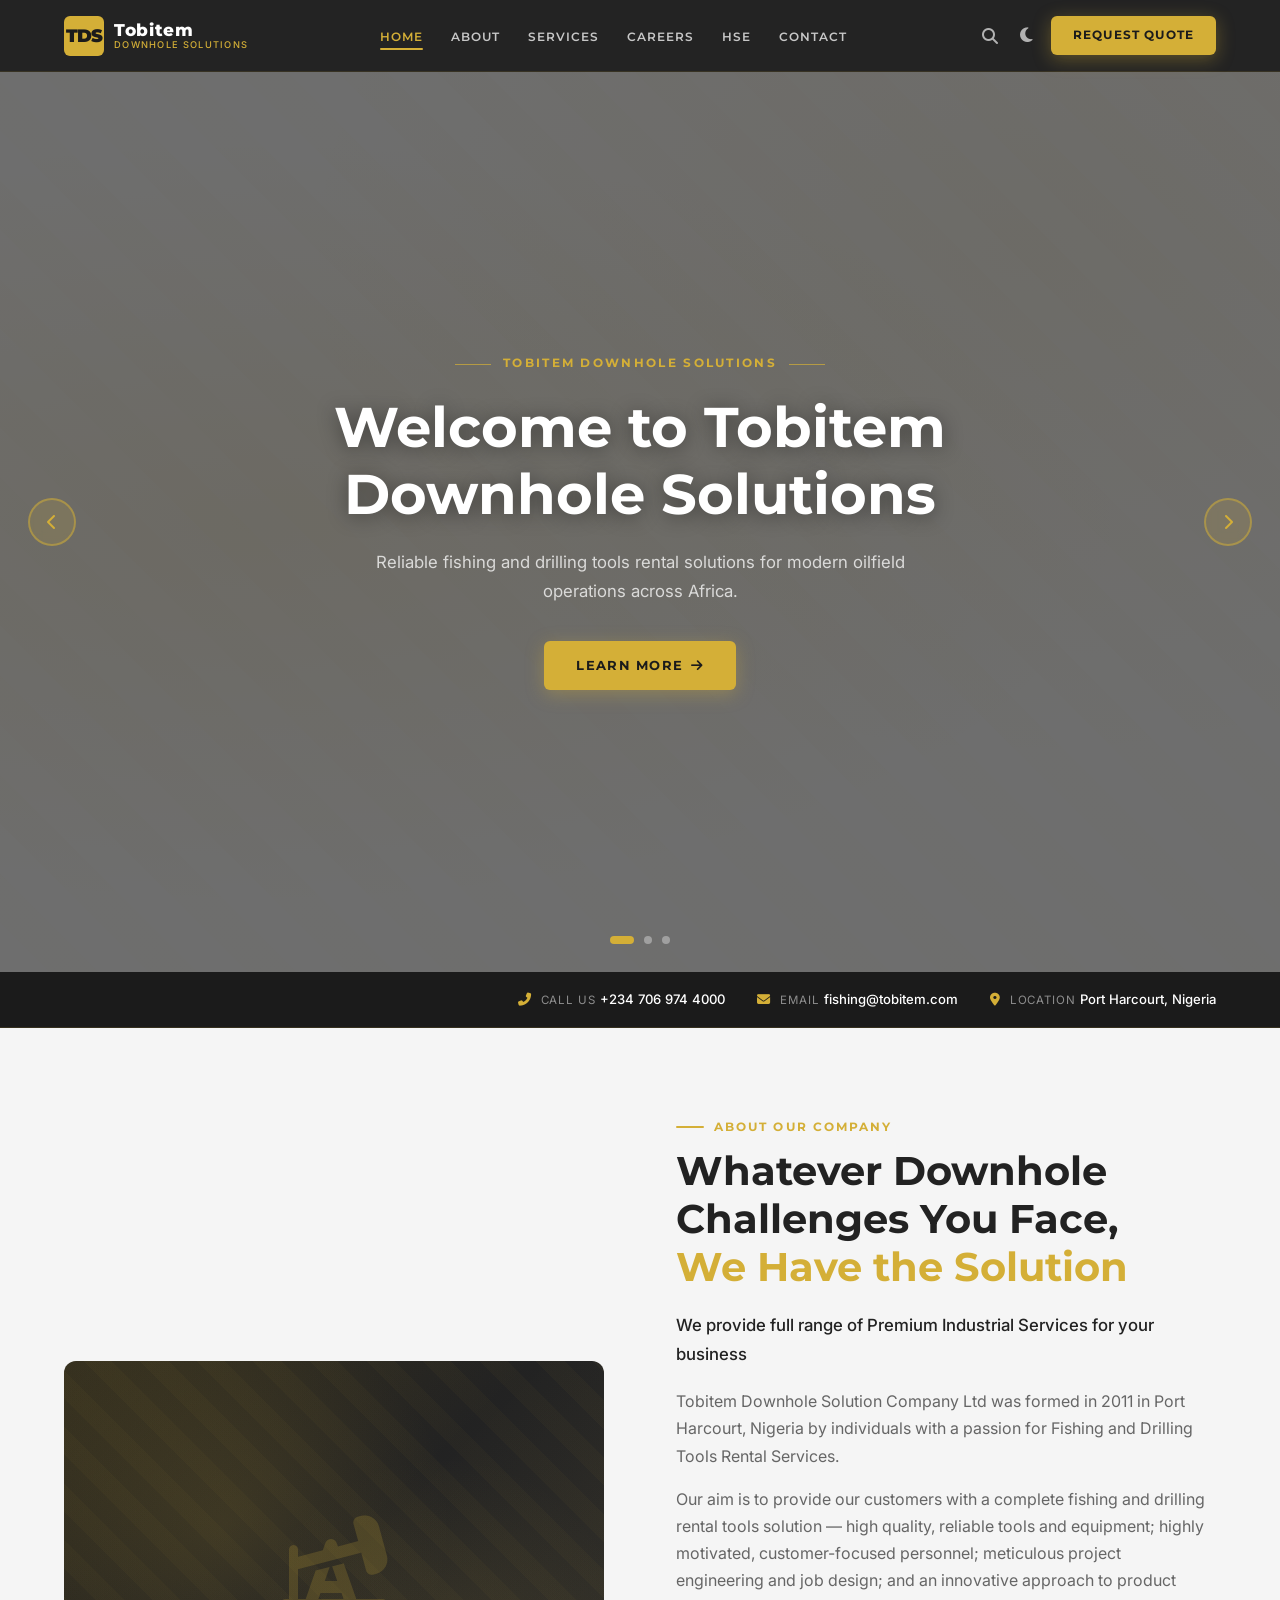
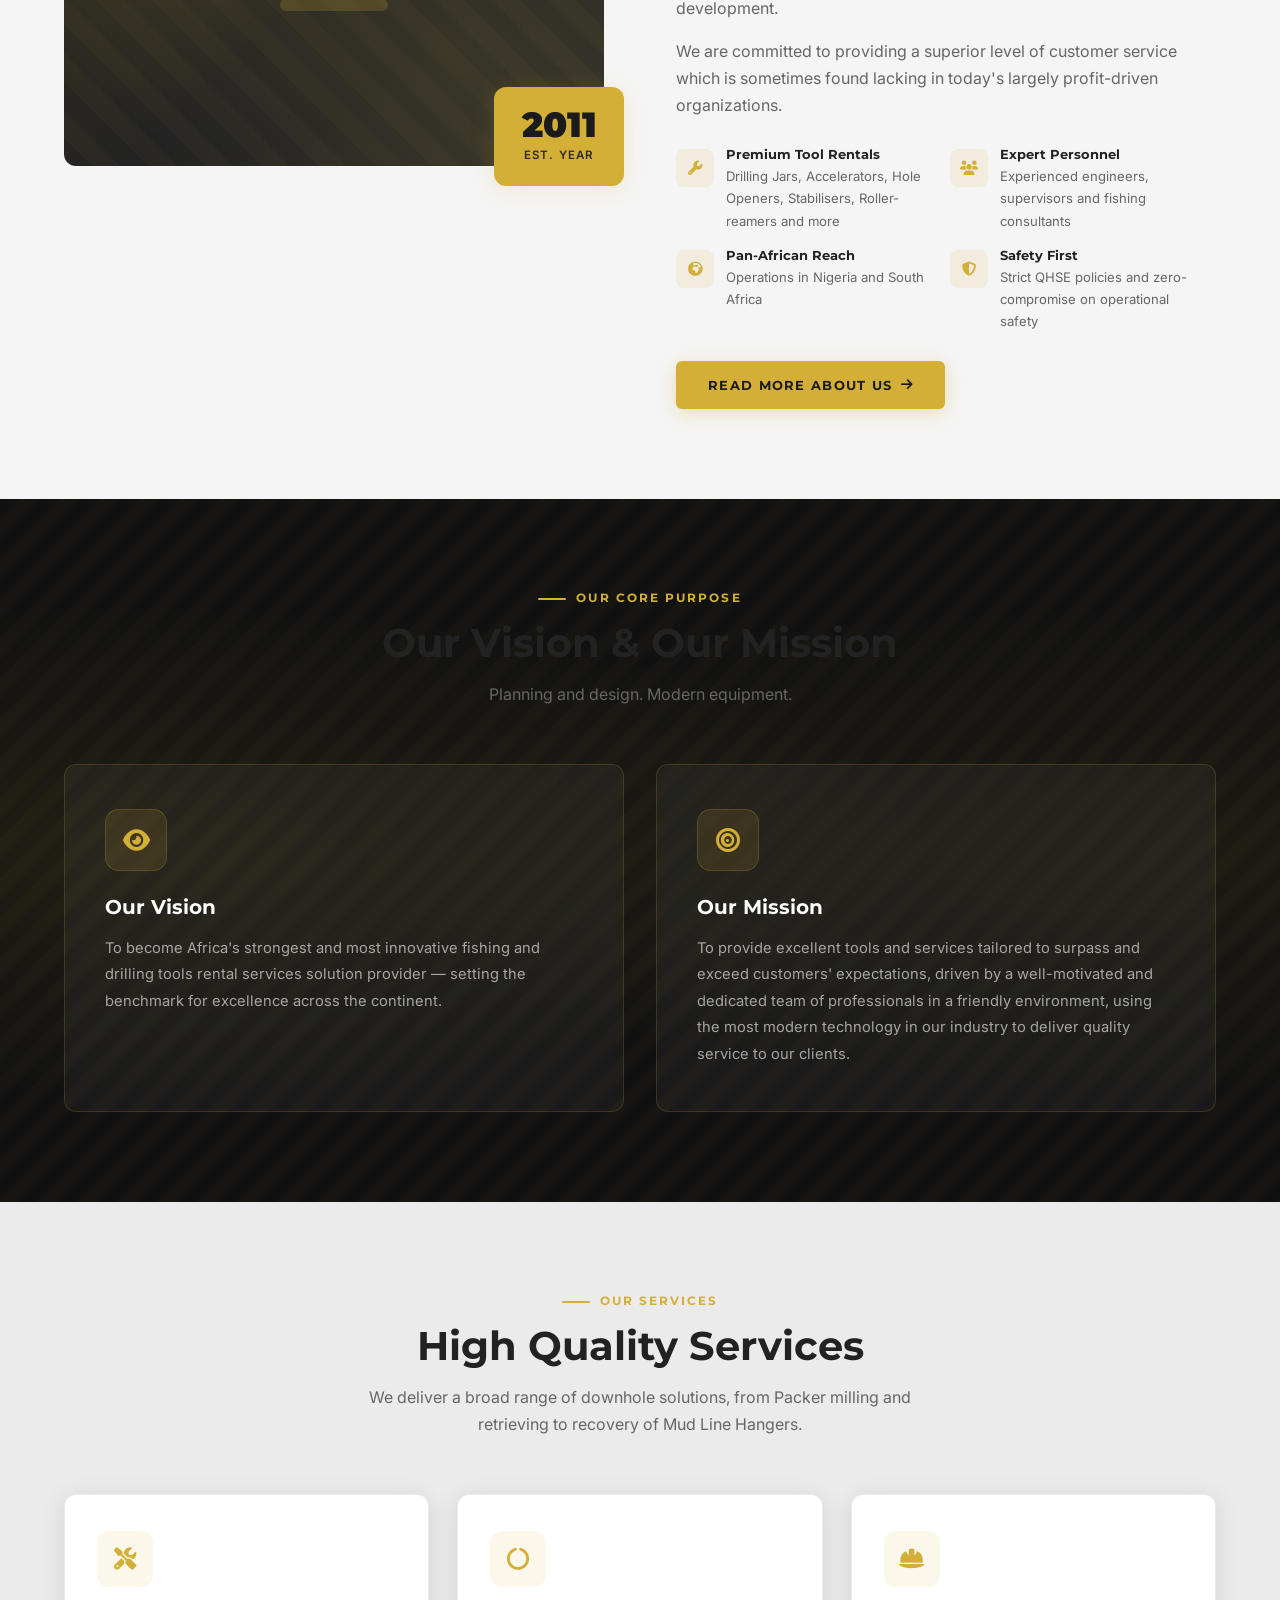
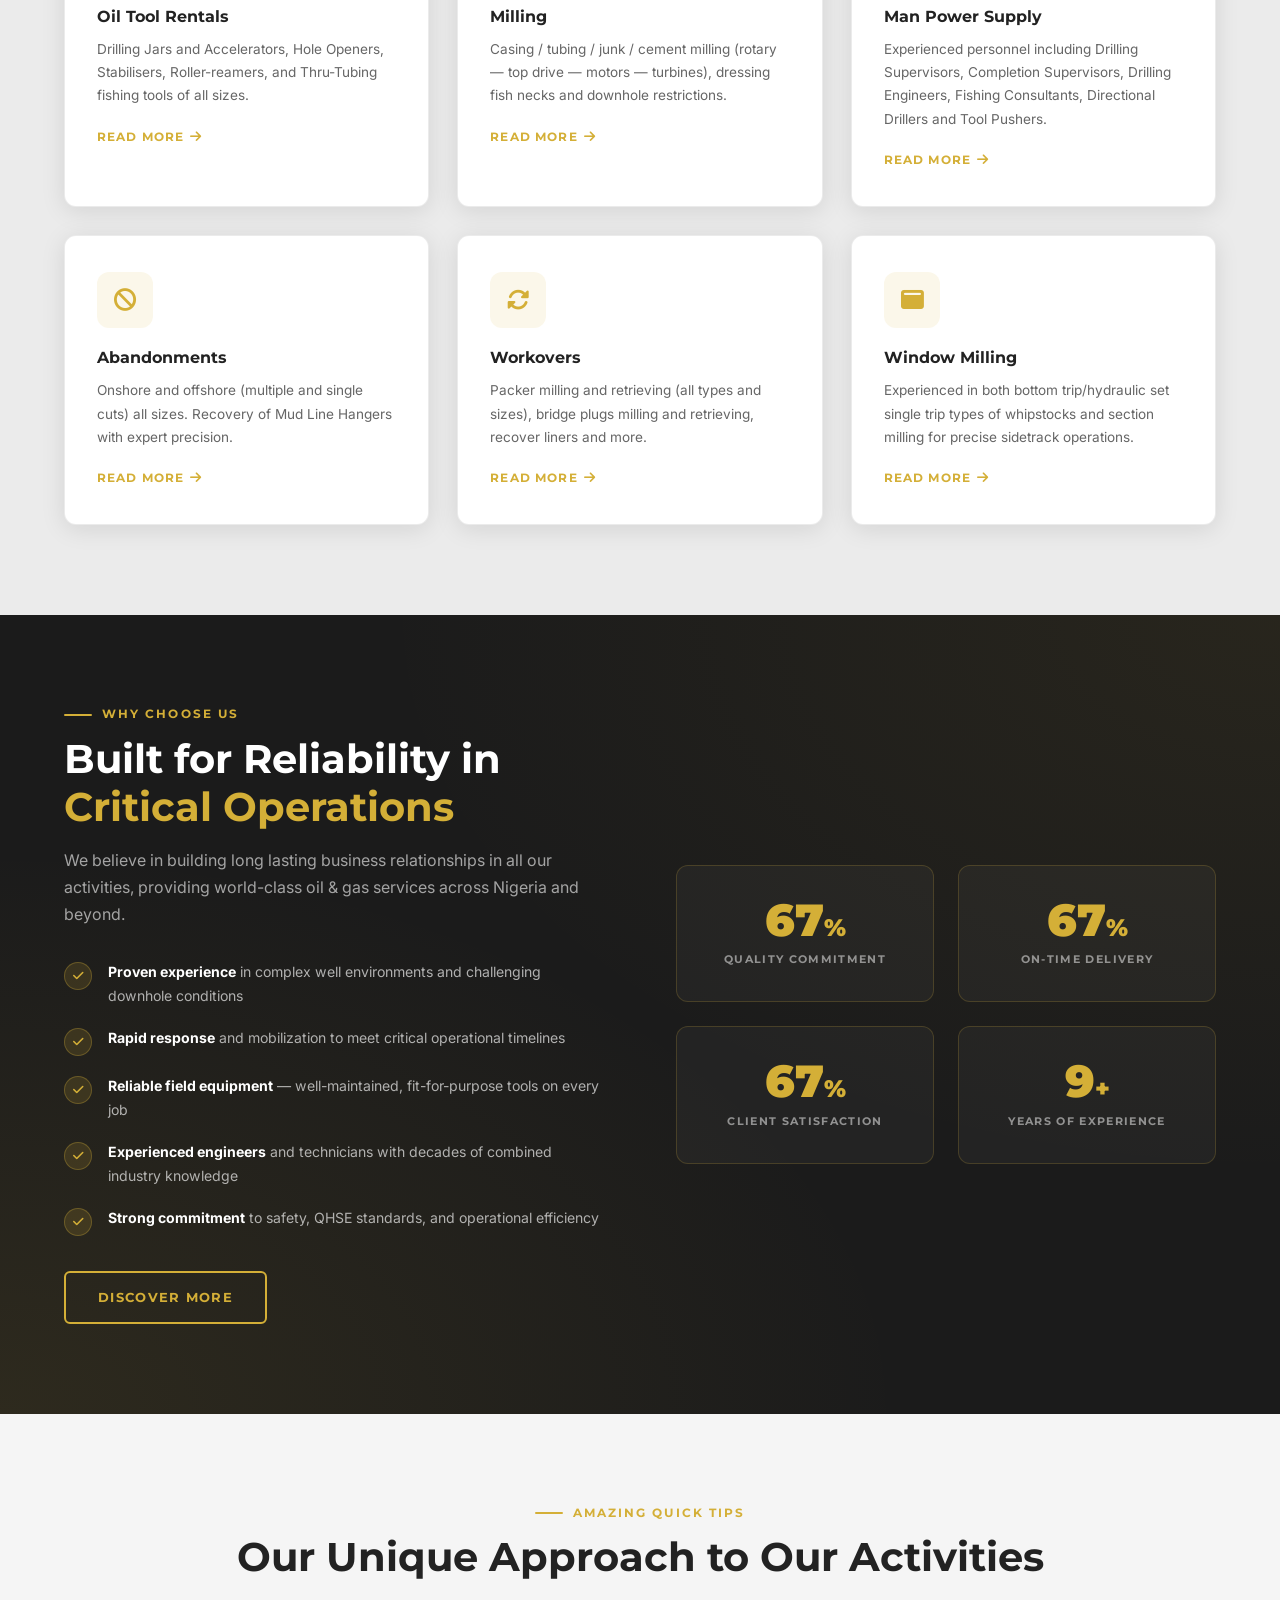
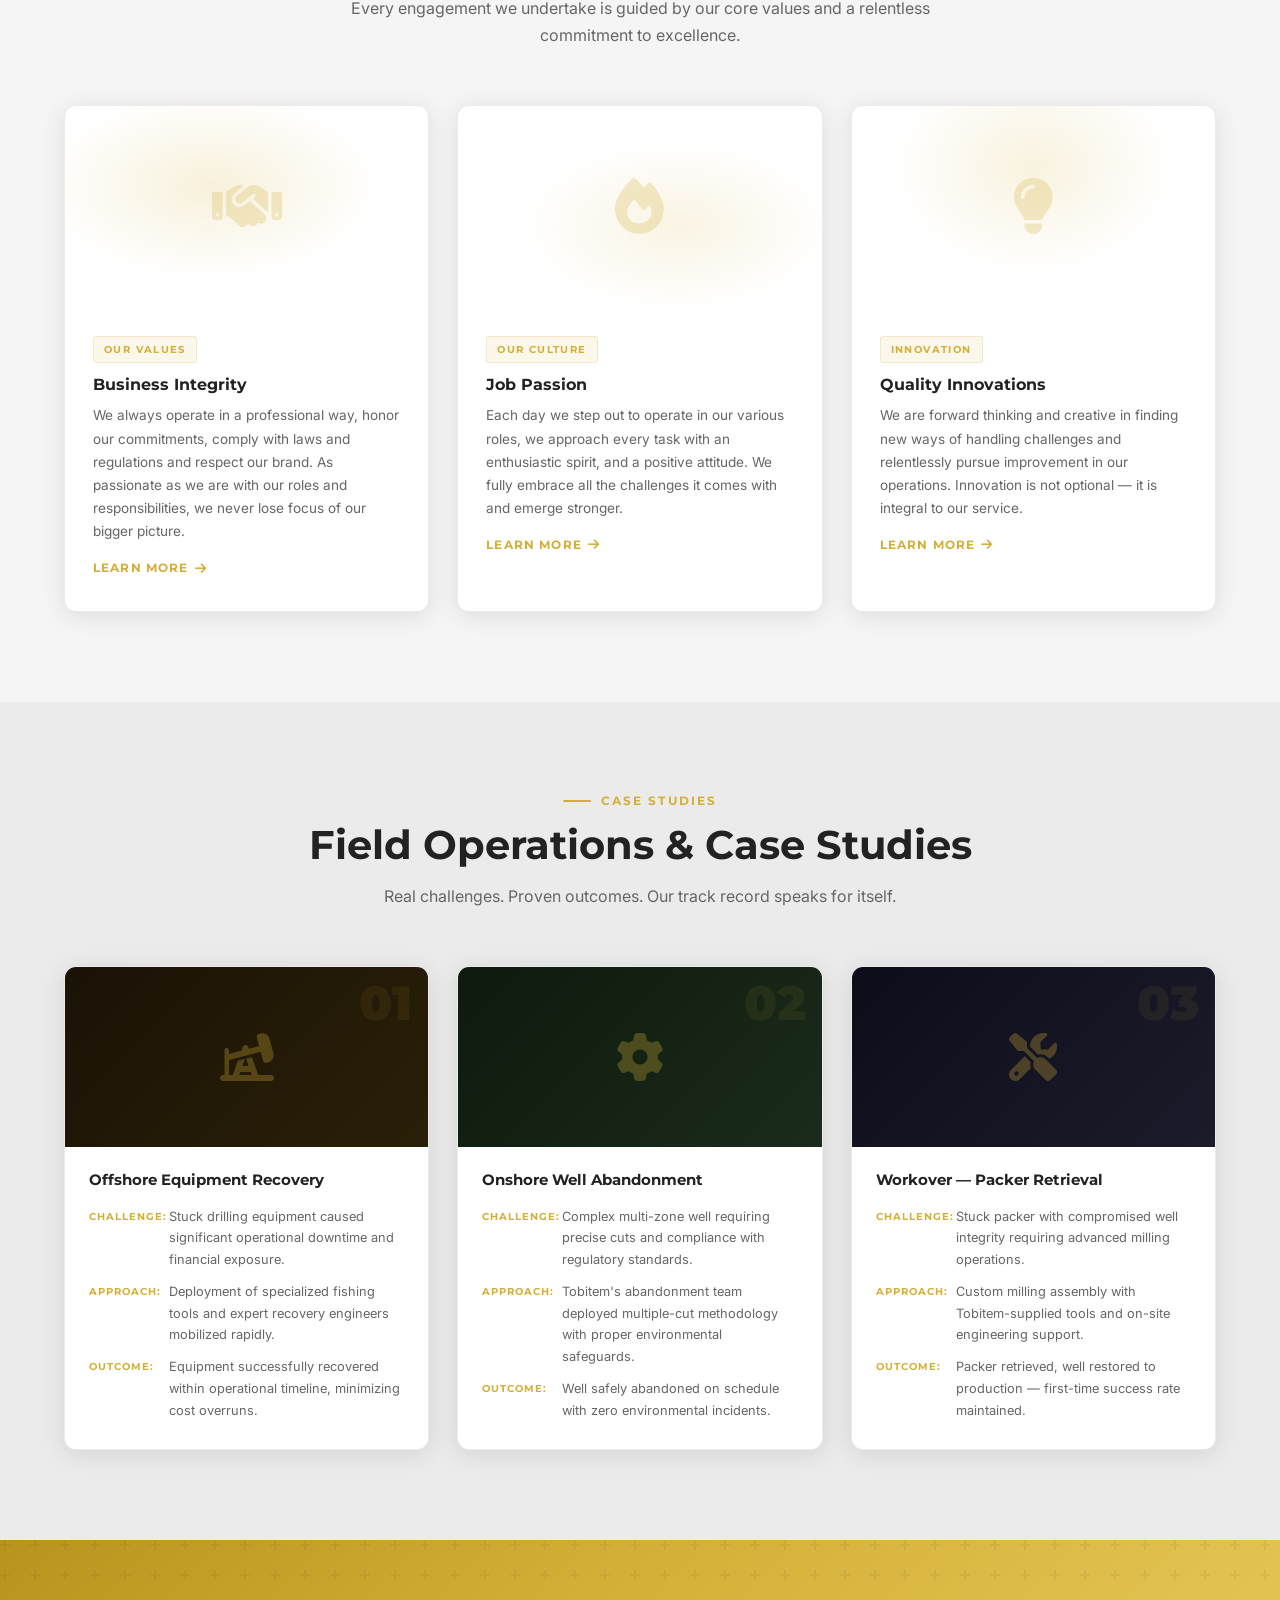
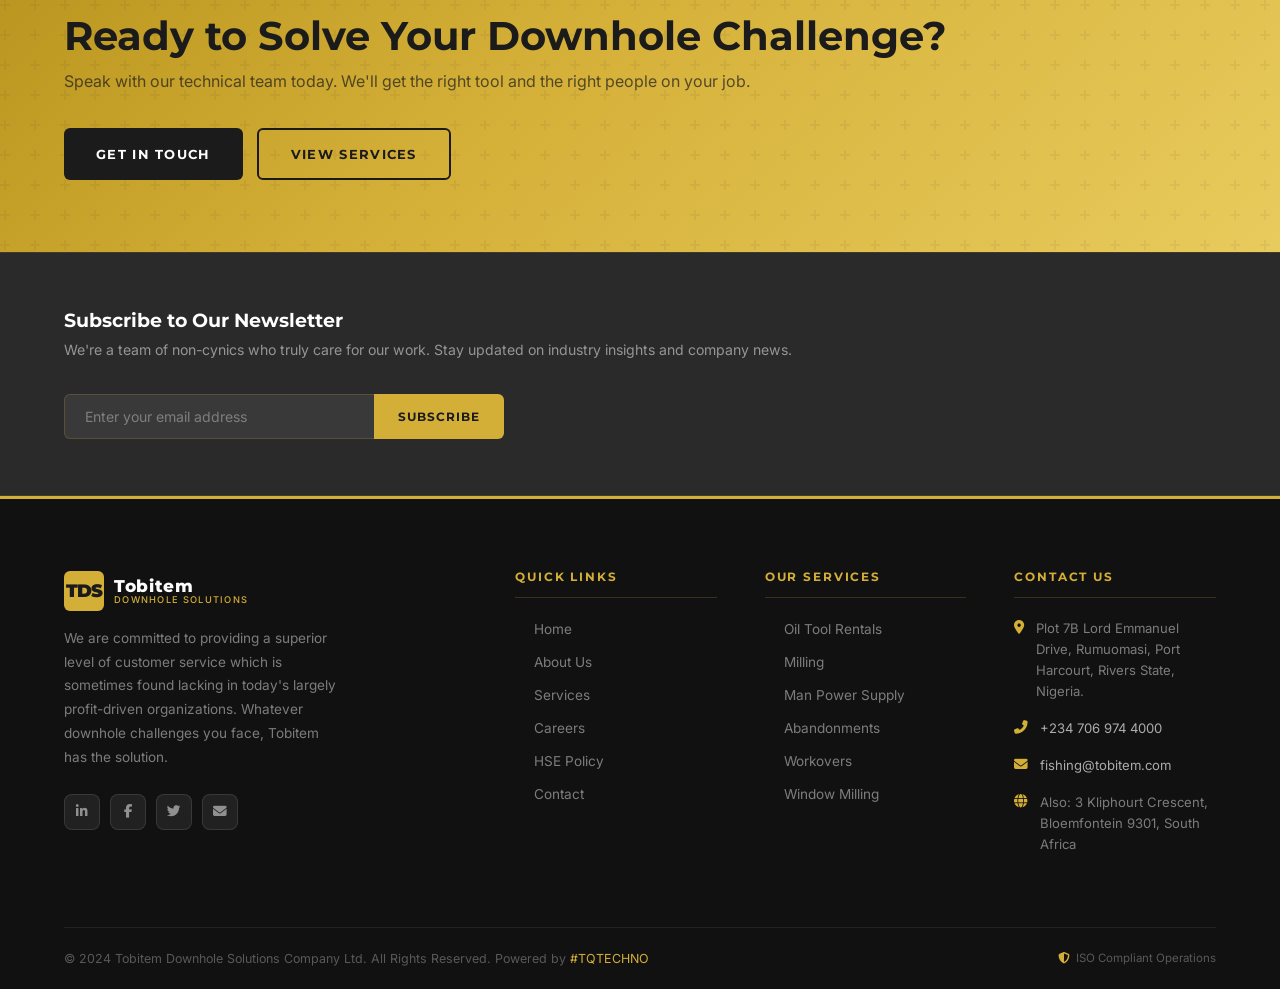
<file: tobitem-website/index.html>
<!DOCTYPE html>
<html lang="en" data-theme="light">
<head>
  <meta charset="UTF-8" />
  <meta name="viewport" content="width=device-width, initial-scale=1.0" />
  <meta name="description" content="Tobitem Downhole Solutions Company Ltd — Premium fishing and drilling tools rental services in Nigeria and Africa. Based in Port Harcourt, Rivers State." />
  <title>Tobitem Downhole Solutions | Home</title>
  <link rel="preconnect" href="https://fonts.googleapis.com" />
  <link rel="preconnect" href="https://fonts.gstatic.com" crossorigin />
  <link href="https://fonts.googleapis.com/css2?family=Montserrat:wght@400;500;600;700;800;900&family=Inter:wght@300;400;500;600&display=swap" rel="stylesheet" />
  <link rel="stylesheet" href="https://cdnjs.cloudflare.com/ajax/libs/font-awesome/6.5.0/css/all.min.css" />
  <link rel="stylesheet" href="css/style.css" />
</head>
<body>

  <!-- ============================================================
    NAVBAR
  ============================================================ -->
  <nav id="navbar">
    <div class="container nav-inner">
      <a href="index.html" class="nav-logo">
        <div class="logo-mark">TDS</div>
        <div class="logo-text">
          <span>Tobitem</span>
          <span>Downhole Solutions</span>
        </div>
      </a>

      <ul class="nav-menu">
        <li><a href="index.html" class="nav-link">Home</a></li>
        <li><a href="about.html" class="nav-link">About</a></li>
        <li><a href="services.html" class="nav-link">Services</a></li>
        <li><a href="careers.html" class="nav-link">Careers</a></li>
        <li><a href="hse.html" class="nav-link">HSE</a></li>
        <li><a href="contact.html" class="nav-link">Contact</a></li>
      </ul>

      <div class="nav-right">
        <div class="search-wrap">
          <input type="text" id="search-input" class="search-input" placeholder="Search..." aria-label="Search" />
          <button id="search-btn" class="search-btn" aria-label="Toggle search">
            <i class="fas fa-search"></i>
          </button>
        </div>
        <button class="theme-toggle" id="theme-toggle" title="Toggle dark mode" aria-label="Toggle theme">
          <i class="fas fa-moon"></i>
        </button>
        <a href="contact.html" class="btn btn-gold" style="padding:10px 22px;font-size:0.72rem;">
          Request Quote
        </a>
        <button class="hamburger" id="hamburger" aria-label="Open menu" aria-expanded="false">
          <span></span><span></span><span></span>
        </button>
      </div>
    </div>
  </nav>

  <!-- Mobile Nav -->
  <div class="mobile-nav" id="mobile-nav" aria-hidden="true">
    <a href="index.html">Home</a>
    <a href="about.html">About</a>
    <a href="services.html">Services</a>
    <a href="careers.html">Careers</a>
    <a href="hse.html">HSE</a>
    <a href="contact.html">Contact</a>
    <a href="contact.html" class="btn btn-gold">Request Quote</a>
  </div>

  <!-- ============================================================
    HERO SLIDER
  ============================================================ -->
  <section id="hero-slider" aria-label="Homepage Hero">

    <!-- Slide 1 -->
    <div class="slide slide-1">
      <div class="slide-bg"></div>
      <div class="slide-overlay"></div>
      <div class="slide-content">
        <div class="slide-eyebrow">Tobitem Downhole Solutions</div>
        <h1>Welcome to Tobitem<br>Downhole Solutions</h1>
        <p>Reliable fishing and drilling tools rental solutions for modern oilfield operations across Africa.</p>
        <a href="about.html" class="btn btn-gold">Learn More <i class="fas fa-arrow-right"></i></a>
      </div>
    </div>

    <!-- Slide 2 -->
    <div class="slide slide-2">
      <div class="slide-bg"></div>
      <div class="slide-overlay"></div>
      <div class="slide-content">
        <div class="slide-eyebrow">We Provide the Best Industrial Services</div>
        <h1>You Construct a Dream.<br>We Build it to Reality.</h1>
        <p>Expert fishing, milling, workovers, and abandonment solutions tailored to your operational needs.</p>
        <a href="services.html" class="btn btn-gold">Our Services <i class="fas fa-arrow-right"></i></a>
      </div>
    </div>

    <!-- Slide 3 -->
    <div class="slide slide-3">
      <div class="slide-bg"></div>
      <div class="slide-overlay"></div>
      <div class="slide-content">
        <div class="slide-eyebrow">We Provide the Best Industrial Services</div>
        <h1>Experienced &amp; Expert<br>Industry Company</h1>
        <p>A team of dedicated professionals delivering quality downhole solutions from Port Harcourt to South Africa.</p>
        <a href="contact.html" class="btn btn-gold">Contact Us <i class="fas fa-arrow-right"></i></a>
      </div>
    </div>

    <!-- Controls -->
    <button class="slider-arrow prev" aria-label="Previous slide"><i class="fas fa-chevron-left"></i></button>
    <button class="slider-arrow next" aria-label="Next slide"><i class="fas fa-chevron-right"></i></button>
    <div class="slider-dots" role="tablist">
      <button class="dot" role="tab" aria-label="Slide 1"></button>
      <button class="dot" role="tab" aria-label="Slide 2"></button>
      <button class="dot" role="tab" aria-label="Slide 3"></button>
    </div>
  </section>

  <!-- Quick Contact Bar -->
  <div class="quick-contact-bar">
    <div class="container quick-contact-inner">
      <div class="qc-item">
        <i class="fas fa-phone-alt"></i>
        <div>
          <span>Call Us</span>
          <a href="tel:+2347069744000">+234 706 974 4000</a>
        </div>
      </div>
      <div class="qc-item">
        <i class="fas fa-envelope"></i>
        <div>
          <span>Email</span>
          <a href="mailto:fishing@tobitem.com">fishing@tobitem.com</a>
        </div>
      </div>
      <div class="qc-item">
        <i class="fas fa-map-marker-alt"></i>
        <div>
          <span>Location</span>
          <a href="contact.html">Port Harcourt, Nigeria</a>
        </div>
      </div>
    </div>
  </div>

  <!-- ============================================================
    ABOUT SECTION
  ============================================================ -->
  <section class="home-about section-pad">
    <div class="container">
      <div class="home-about-grid">
        <!-- Image -->
        <div class="about-image-wrap reveal-left">
          <div class="about-image-main">
            <div class="about-img-pattern">
              <i class="fas fa-oil-well about-img-icon"></i>
            </div>
          </div>
          <div class="about-badge">
            <div class="num">2011</div>
            <div class="label">Est. Year</div>
          </div>
        </div>

        <!-- Text -->
        <div class="about-text-wrap reveal-right">
          <div class="eyebrow">About Our Company</div>
          <h2>Whatever Downhole Challenges You Face,<br><span class="text-gold">We Have the Solution</span></h2>
          <p class="lead">We provide full range of Premium Industrial Services for your business</p>
          <p>Tobitem Downhole Solution Company Ltd was formed in 2011 in Port Harcourt, Nigeria by individuals with a passion for Fishing and Drilling Tools Rental Services.</p>
          <p>Our aim is to provide our customers with a complete fishing and drilling rental tools solution — high quality, reliable tools and equipment; highly motivated, customer-focused personnel; meticulous project engineering and job design; and an innovative approach to product development.</p>
          <p>We are committed to providing a superior level of customer service which is sometimes found lacking in today's largely profit-driven organizations.</p>

          <div class="about-features">
            <div class="about-feature">
              <div class="feature-icon"><i class="fas fa-wrench"></i></div>
              <div>
                <h5>Premium Tool Rentals</h5>
                <p>Drilling Jars, Accelerators, Hole Openers, Stabilisers, Roller-reamers and more</p>
              </div>
            </div>
            <div class="about-feature">
              <div class="feature-icon"><i class="fas fa-users"></i></div>
              <div>
                <h5>Expert Personnel</h5>
                <p>Experienced engineers, supervisors and fishing consultants</p>
              </div>
            </div>
            <div class="about-feature">
              <div class="feature-icon"><i class="fas fa-globe-africa"></i></div>
              <div>
                <h5>Pan-African Reach</h5>
                <p>Operations in Nigeria and South Africa</p>
              </div>
            </div>
            <div class="about-feature">
              <div class="feature-icon"><i class="fas fa-shield-alt"></i></div>
              <div>
                <h5>Safety First</h5>
                <p>Strict QHSE policies and zero-compromise on operational safety</p>
              </div>
            </div>
          </div>

          <a href="about.html" class="btn btn-gold">Read More About Us <i class="fas fa-arrow-right"></i></a>
        </div>
      </div>
    </div>
  </section>

  <!-- ============================================================
    VISION & MISSION
  ============================================================ -->
  <section class="vision-mission section-pad">
    <div class="container">
      <div class="section-header text-center reveal">
        <div class="eyebrow">Our Core Purpose</div>
        <h2>Our Vision &amp; Our Mission</h2>
        <p>Planning and design. Modern equipment.</p>
      </div>
      <div class="vm-grid stagger">
        <div class="vm-card">
          <div class="vm-icon-wrap"><i class="fas fa-eye"></i></div>
          <h3>Our Vision</h3>
          <p>To become Africa's strongest and most innovative fishing and drilling tools rental services solution provider — setting the benchmark for excellence across the continent.</p>
        </div>
        <div class="vm-card">
          <div class="vm-icon-wrap"><i class="fas fa-bullseye"></i></div>
          <h3>Our Mission</h3>
          <p>To provide excellent tools and services tailored to surpass and exceed customers' expectations, driven by a well-motivated and dedicated team of professionals in a friendly environment, using the most modern technology in our industry to deliver quality service to our clients.</p>
        </div>
      </div>
    </div>
  </section>

  <!-- ============================================================
    SERVICES SECTION
  ============================================================ -->
  <section class="services-section section-pad">
    <div class="container">
      <div class="section-header text-center reveal">
        <div class="eyebrow">Our Services</div>
        <h2>High Quality Services</h2>
        <p>We deliver a broad range of downhole solutions, from Packer milling and retrieving to recovery of Mud Line Hangers.</p>
      </div>
      <div class="services-grid stagger">

        <div class="service-card">
          <div class="service-icon"><i class="fas fa-tools"></i></div>
          <h4>Oil Tool Rentals</h4>
          <p>Drilling Jars and Accelerators, Hole Openers, Stabilisers, Roller-reamers, and Thru-Tubing fishing tools of all sizes.</p>
          <a href="services.html#tools" class="service-link">Read More <i class="fas fa-arrow-right"></i></a>
        </div>

        <div class="service-card">
          <div class="service-icon"><i class="fas fa-circle-notch"></i></div>
          <h4>Milling</h4>
          <p>Casing / tubing / junk / cement milling (rotary — top drive — motors — turbines), dressing fish necks and downhole restrictions.</p>
          <a href="services.html#milling" class="service-link">Read More <i class="fas fa-arrow-right"></i></a>
        </div>

        <div class="service-card">
          <div class="service-icon"><i class="fas fa-hard-hat"></i></div>
          <h4>Man Power Supply</h4>
          <p>Experienced personnel including Drilling Supervisors, Completion Supervisors, Drilling Engineers, Fishing Consultants, Directional Drillers and Tool Pushers.</p>
          <a href="services.html#manpower" class="service-link">Read More <i class="fas fa-arrow-right"></i></a>
        </div>

        <div class="service-card">
          <div class="service-icon"><i class="fas fa-ban"></i></div>
          <h4>Abandonments</h4>
          <p>Onshore and offshore (multiple and single cuts) all sizes. Recovery of Mud Line Hangers with expert precision.</p>
          <a href="services.html#abandonments" class="service-link">Read More <i class="fas fa-arrow-right"></i></a>
        </div>

        <div class="service-card">
          <div class="service-icon"><i class="fas fa-sync-alt"></i></div>
          <h4>Workovers</h4>
          <p>Packer milling and retrieving (all types and sizes), bridge plugs milling and retrieving, recover liners and more.</p>
          <a href="services.html#workovers" class="service-link">Read More <i class="fas fa-arrow-right"></i></a>
        </div>

        <div class="service-card">
          <div class="service-icon"><i class="fas fa-window-maximize"></i></div>
          <h4>Window Milling</h4>
          <p>Experienced in both bottom trip/hydraulic set single trip types of whipstocks and section milling for precise sidetrack operations.</p>
          <a href="services.html#wmilling" class="service-link">Read More <i class="fas fa-arrow-right"></i></a>
        </div>

      </div>
    </div>
  </section>

  <!-- ============================================================
    WHY CHOOSE US
  ============================================================ -->
  <section class="why-us section-pad">
    <div class="container">
      <div class="why-us-grid">
        <div class="why-us-text reveal-left">
          <div class="eyebrow">Why Choose Us</div>
          <h2 style="color:var(--white);">Built for Reliability in<br><span class="text-gold">Critical Operations</span></h2>
          <p>We believe in building long lasting business relationships in all our activities, providing world-class oil &amp; gas services across Nigeria and beyond.</p>
          <div class="why-list">
            <div class="why-item">
              <div class="why-check"><i class="fas fa-check"></i></div>
              <p><strong>Proven experience</strong> in complex well environments and challenging downhole conditions</p>
            </div>
            <div class="why-item">
              <div class="why-check"><i class="fas fa-check"></i></div>
              <p><strong>Rapid response</strong> and mobilization to meet critical operational timelines</p>
            </div>
            <div class="why-item">
              <div class="why-check"><i class="fas fa-check"></i></div>
              <p><strong>Reliable field equipment</strong> — well-maintained, fit-for-purpose tools on every job</p>
            </div>
            <div class="why-item">
              <div class="why-check"><i class="fas fa-check"></i></div>
              <p><strong>Experienced engineers</strong> and technicians with decades of combined industry knowledge</p>
            </div>
            <div class="why-item">
              <div class="why-check"><i class="fas fa-check"></i></div>
              <p><strong>Strong commitment</strong> to safety, QHSE standards, and operational efficiency</p>
            </div>
          </div>
          <br>
          <a href="about.html" class="btn btn-outline" style="margin-top:8px;">Discover More</a>
        </div>

        <div class="why-stats stagger reveal-right">
          <div class="stat-card">
            <div class="stat-number"><span data-count="100"></span><span class="stat-suffix">%</span></div>
            <div class="stat-label">Quality Commitment</div>
          </div>
          <div class="stat-card">
            <div class="stat-number"><span data-count="100"></span><span class="stat-suffix">%</span></div>
            <div class="stat-label">On-Time Delivery</div>
          </div>
          <div class="stat-card">
            <div class="stat-number"><span data-count="100"></span><span class="stat-suffix">%</span></div>
            <div class="stat-label">Client Satisfaction</div>
          </div>
          <div class="stat-card">
            <div class="stat-number"><span data-count="13"></span><span class="stat-suffix">+</span></div>
            <div class="stat-label">Years of Experience</div>
          </div>
        </div>
      </div>
    </div>
  </section>

  <!-- ============================================================
    UNIQUE APPROACH
  ============================================================ -->
  <section class="approach-section section-pad">
    <div class="container">
      <div class="section-header text-center reveal">
        <div class="eyebrow">Amazing Quick Tips</div>
        <h2>Our Unique Approach to Our Activities</h2>
        <p>Every engagement we undertake is guided by our core values and a relentless commitment to excellence.</p>
      </div>
      <div class="approach-grid stagger">
        <div class="approach-card">
          <div class="approach-img approach-img-1">
            <i class="fas fa-handshake"></i>
          </div>
          <div class="approach-body">
            <div class="approach-tag">Our Values</div>
            <h4>Business Integrity</h4>
            <p>We always operate in a professional way, honor our commitments, comply with laws and regulations and respect our brand. As passionate as we are with our roles and responsibilities, we never lose focus of our bigger picture.</p>
            <a href="about.html" class="service-link">Learn More <i class="fas fa-arrow-right"></i></a>
          </div>
        </div>
        <div class="approach-card">
          <div class="approach-img approach-img-2">
            <i class="fas fa-fire"></i>
          </div>
          <div class="approach-body">
            <div class="approach-tag">Our Culture</div>
            <h4>Job Passion</h4>
            <p>Each day we step out to operate in our various roles, we approach every task with an enthusiastic spirit, and a positive attitude. We fully embrace all the challenges it comes with and emerge stronger.</p>
            <a href="about.html" class="service-link">Learn More <i class="fas fa-arrow-right"></i></a>
          </div>
        </div>
        <div class="approach-card">
          <div class="approach-img approach-img-3">
            <i class="fas fa-lightbulb"></i>
          </div>
          <div class="approach-body">
            <div class="approach-tag">Innovation</div>
            <h4>Quality Innovations</h4>
            <p>We are forward thinking and creative in finding new ways of handling challenges and relentlessly pursue improvement in our operations. Innovation is not optional — it is integral to our service.</p>
            <a href="about.html" class="service-link">Learn More <i class="fas fa-arrow-right"></i></a>
          </div>
        </div>
      </div>
    </div>
  </section>

  <!-- ============================================================
    PROJECTS / CASE STUDIES
  ============================================================ -->
  <section class="projects-section section-pad">
    <div class="container">
      <div class="section-header text-center reveal">
        <div class="eyebrow">Case Studies</div>
        <h2>Field Operations &amp; Case Studies</h2>
        <p>Real challenges. Proven outcomes. Our track record speaks for itself.</p>
      </div>
      <div class="projects-grid stagger">

        <div class="project-card">
          <div class="project-img project-img-1">
            <i class="fas fa-oil-well"></i>
            <div class="project-num">01</div>
          </div>
          <div class="project-body">
            <h4>Offshore Equipment Recovery</h4>
            <div class="project-meta">
              <div class="pm-row">
                <span class="pm-label">Challenge:</span>
                <p>Stuck drilling equipment caused significant operational downtime and financial exposure.</p>
              </div>
              <div class="pm-row">
                <span class="pm-label">Approach:</span>
                <p>Deployment of specialized fishing tools and expert recovery engineers mobilized rapidly.</p>
              </div>
              <div class="pm-row">
                <span class="pm-label">Outcome:</span>
                <p>Equipment successfully recovered within operational timeline, minimizing cost overruns.</p>
              </div>
            </div>
          </div>
        </div>

        <div class="project-card">
          <div class="project-img project-img-2">
            <i class="fas fa-cog"></i>
            <div class="project-num">02</div>
          </div>
          <div class="project-body">
            <h4>Onshore Well Abandonment</h4>
            <div class="project-meta">
              <div class="pm-row">
                <span class="pm-label">Challenge:</span>
                <p>Complex multi-zone well requiring precise cuts and compliance with regulatory standards.</p>
              </div>
              <div class="pm-row">
                <span class="pm-label">Approach:</span>
                <p>Tobitem's abandonment team deployed multiple-cut methodology with proper environmental safeguards.</p>
              </div>
              <div class="pm-row">
                <span class="pm-label">Outcome:</span>
                <p>Well safely abandoned on schedule with zero environmental incidents.</p>
              </div>
            </div>
          </div>
        </div>

        <div class="project-card">
          <div class="project-img project-img-3">
            <i class="fas fa-tools"></i>
            <div class="project-num">03</div>
          </div>
          <div class="project-body">
            <h4>Workover — Packer Retrieval</h4>
            <div class="project-meta">
              <div class="pm-row">
                <span class="pm-label">Challenge:</span>
                <p>Stuck packer with compromised well integrity requiring advanced milling operations.</p>
              </div>
              <div class="pm-row">
                <span class="pm-label">Approach:</span>
                <p>Custom milling assembly with Tobitem-supplied tools and on-site engineering support.</p>
              </div>
              <div class="pm-row">
                <span class="pm-label">Outcome:</span>
                <p>Packer retrieved, well restored to production — first-time success rate maintained.</p>
              </div>
            </div>
          </div>
        </div>

      </div>
    </div>
  </section>

  <!-- ============================================================
    CTA BANNER
  ============================================================ -->
  <section class="cta-banner">
    <div class="container cta-inner reveal">
      <div class="cta-text">
        <h2>Ready to Solve Your Downhole Challenge?</h2>
        <p>Speak with our technical team today. We'll get the right tool and the right people on your job.</p>
      </div>
      <div class="cta-actions">
        <a href="contact.html" class="btn btn-dark">Get in Touch</a>
        <a href="services.html" class="btn btn-outline" style="border-color:var(--dark);color:var(--dark);">View Services</a>
      </div>
    </div>
  </section>

  <!-- ============================================================
    NEWSLETTER
  ============================================================ -->
  <section class="newsletter">
    <div class="container newsletter-inner">
      <div class="newsletter-text">
        <h4>Subscribe to Our Newsletter</h4>
        <p>We're a team of non-cynics who truly care for our work. Stay updated on industry insights and company news.</p>
      </div>
      <form class="newsletter-form" novalidate>
        <input type="email" placeholder="Enter your email address" required aria-label="Email address" />
        <button type="submit">Subscribe</button>
      </form>
    </div>
  </section>

  <!-- ============================================================
    FOOTER
  ============================================================ -->
  <footer>
    <div class="container">
      <div class="footer-grid">
        <!-- Brand -->
        <div class="footer-brand">
          <a href="index.html" class="nav-logo">
            <div class="logo-mark">TDS</div>
            <div class="logo-text">
              <span>Tobitem</span>
              <span>Downhole Solutions</span>
            </div>
          </a>
          <p>We are committed to providing a superior level of customer service which is sometimes found lacking in today's largely profit-driven organizations. Whatever downhole challenges you face, Tobitem has the solution.</p>
          <div class="footer-social">
            <a href="#" class="social-btn" aria-label="LinkedIn"><i class="fab fa-linkedin-in"></i></a>
            <a href="#" class="social-btn" aria-label="Facebook"><i class="fab fa-facebook-f"></i></a>
            <a href="#" class="social-btn" aria-label="Twitter"><i class="fab fa-twitter"></i></a>
            <a href="mailto:fishing@tobitem.com" class="social-btn" aria-label="Email"><i class="fas fa-envelope"></i></a>
          </div>
        </div>

        <!-- Quick Links -->
        <div class="footer-col">
          <h5>Quick Links</h5>
          <ul class="footer-links">
            <li><a href="index.html">Home</a></li>
            <li><a href="about.html">About Us</a></li>
            <li><a href="services.html">Services</a></li>
            <li><a href="careers.html">Careers</a></li>
            <li><a href="hse.html">HSE Policy</a></li>
            <li><a href="contact.html">Contact</a></li>
          </ul>
        </div>

        <!-- Our Services -->
        <div class="footer-col">
          <h5>Our Services</h5>
          <ul class="footer-links">
            <li><a href="services.html#tools">Oil Tool Rentals</a></li>
            <li><a href="services.html#milling">Milling</a></li>
            <li><a href="services.html#manpower">Man Power Supply</a></li>
            <li><a href="services.html#abandonments">Abandonments</a></li>
            <li><a href="services.html#workovers">Workovers</a></li>
            <li><a href="services.html#wmilling">Window Milling</a></li>
          </ul>
        </div>

        <!-- Contact -->
        <div class="footer-col">
          <h5>Contact Us</h5>
          <div class="footer-contact-item">
            <i class="fas fa-map-marker-alt"></i>
            <p>Plot 7B Lord Emmanuel Drive, Rumuomasi, Port Harcourt, Rivers State, Nigeria.</p>
          </div>
          <div class="footer-contact-item">
            <i class="fas fa-phone-alt"></i>
            <p><a href="tel:+2347069744000">+234 706 974 4000</a></p>
          </div>
          <div class="footer-contact-item">
            <i class="fas fa-envelope"></i>
            <p><a href="mailto:fishing@tobitem.com">fishing@tobitem.com</a></p>
          </div>
          <div class="footer-contact-item">
            <i class="fas fa-globe"></i>
            <p>Also: 3 Kliphourt Crescent, Bloemfontein 9301, South Africa</p>
          </div>
        </div>
      </div>

      <!-- Footer Bottom -->
      <div class="footer-bottom">
        <p>&copy; 2024 Tobitem Downhole Solutions Company Ltd. All Rights Reserved. Powered by <a href="https://tqtechno.com/" target="_blank" rel="noopener">#TQTECHNO</a></p>
        <div class="footer-badge">
          <i class="fas fa-shield-alt"></i>
          <span>ISO Compliant Operations</span>
        </div>
      </div>
    </div>
  </footer>

  <!-- Back to Top -->
  <button id="back-to-top" aria-label="Back to top">
    <i class="fas fa-chevron-up"></i>
  </button>

  <script src="js/script.js"></script>
</body>
</html>
</file>
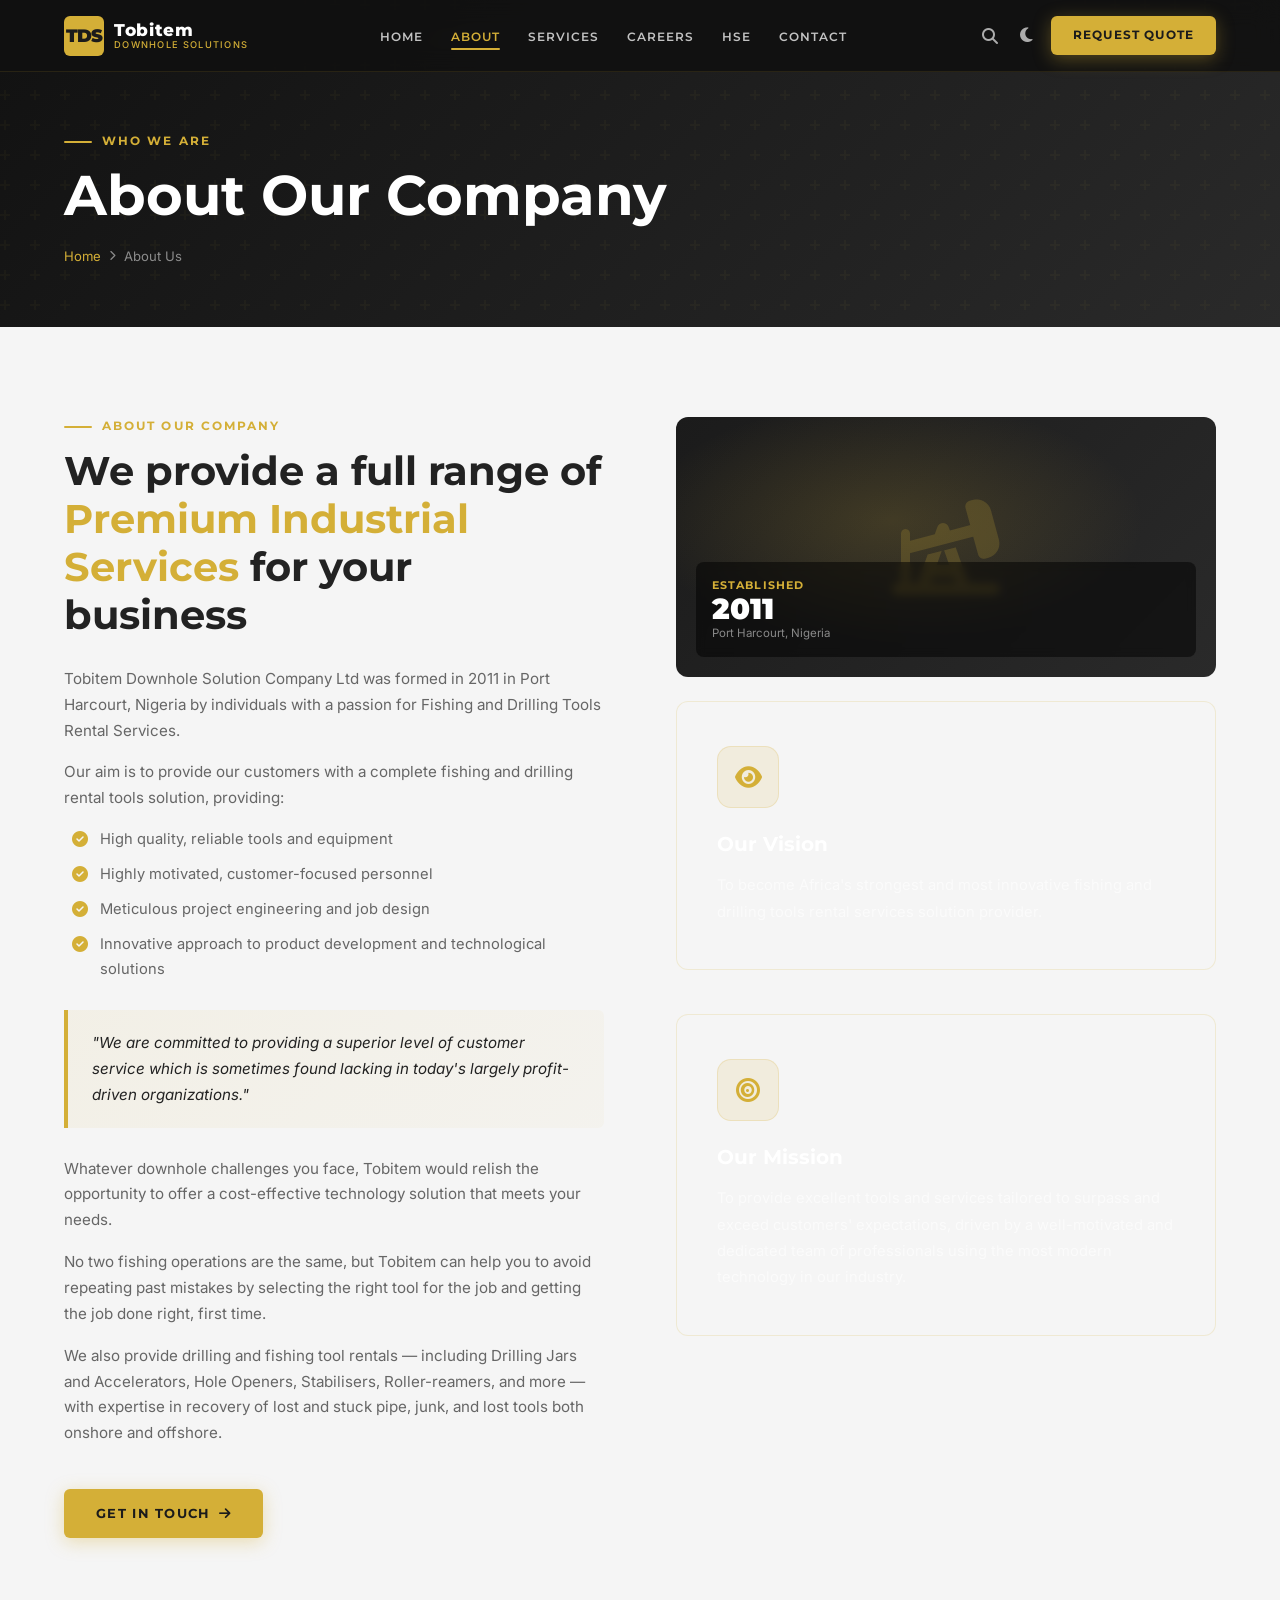
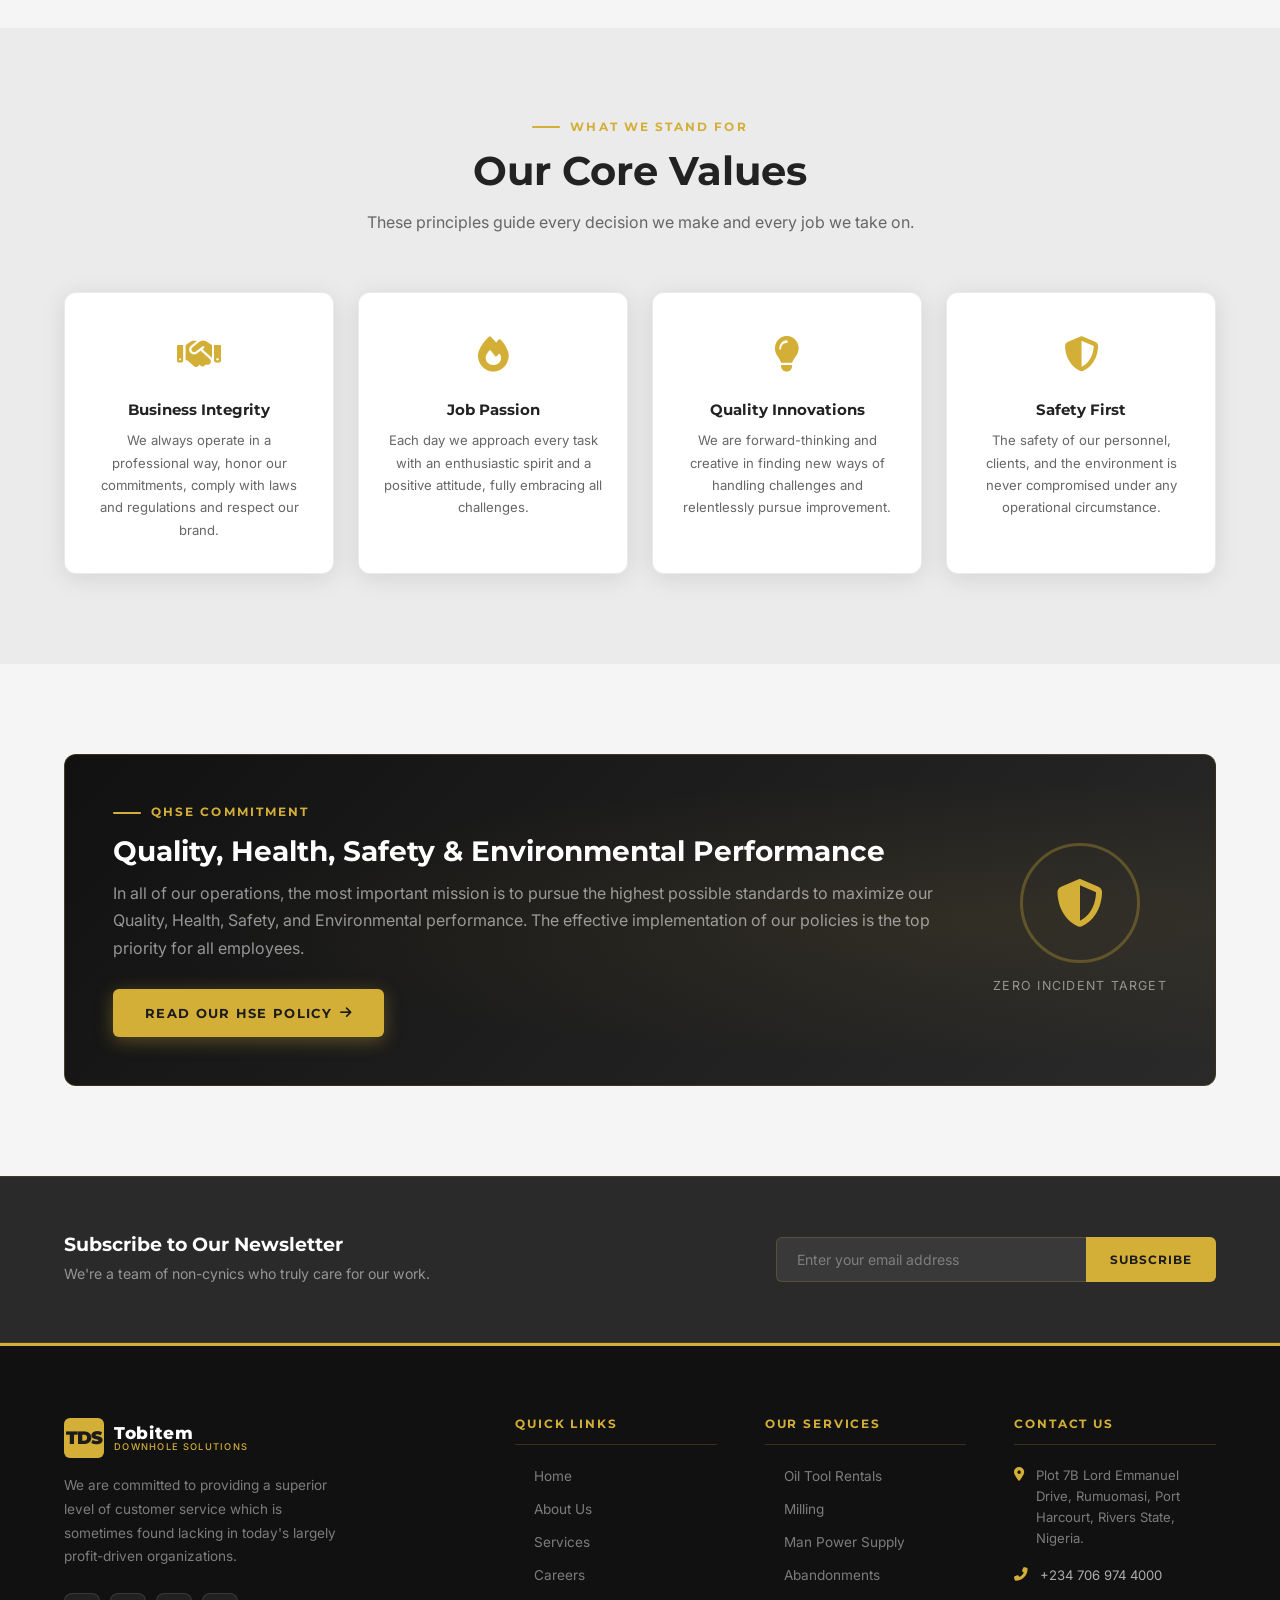
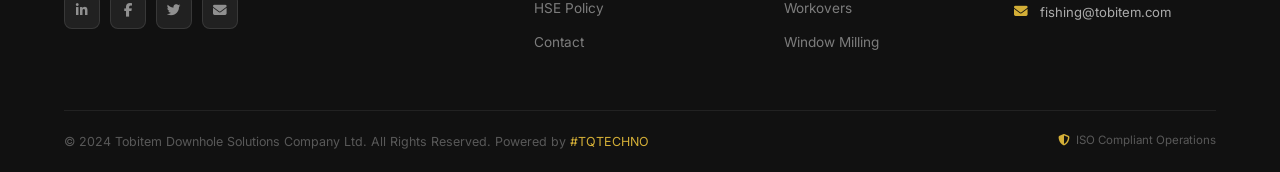
<file: tobitem-website/about.html>
<!DOCTYPE html>
<html lang="en" data-theme="light">
<head>
  <meta charset="UTF-8" />
  <meta name="viewport" content="width=device-width, initial-scale=1.0" />
  <meta name="description" content="About Tobitem Downhole Solutions — Formed in 2011 in Port Harcourt, Nigeria. Learn about our vision, mission, values, and commitment to QHSE." />
  <title>About Us | Tobitem Downhole Solutions</title>
  <link rel="preconnect" href="https://fonts.googleapis.com" />
  <link rel="preconnect" href="https://fonts.gstatic.com" crossorigin />
  <link href="https://fonts.googleapis.com/css2?family=Montserrat:wght@400;500;600;700;800;900&family=Inter:wght@300;400;500;600&display=swap" rel="stylesheet" />
  <link rel="stylesheet" href="https://cdnjs.cloudflare.com/ajax/libs/font-awesome/6.5.0/css/all.min.css" />
  <link rel="stylesheet" href="css/style.css" />
</head>
<body>

  <!-- NAVBAR -->
  <nav id="navbar">
    <div class="container nav-inner">
      <a href="index.html" class="nav-logo">
        <div class="logo-mark">TDS</div>
        <div class="logo-text"><span>Tobitem</span><span>Downhole Solutions</span></div>
      </a>
      <ul class="nav-menu">
        <li><a href="index.html" class="nav-link">Home</a></li>
        <li><a href="about.html" class="nav-link">About</a></li>
        <li><a href="services.html" class="nav-link">Services</a></li>
        <li><a href="careers.html" class="nav-link">Careers</a></li>
        <li><a href="hse.html" class="nav-link">HSE</a></li>
        <li><a href="contact.html" class="nav-link">Contact</a></li>
      </ul>
      <div class="nav-right">
        <div class="search-wrap">
          <input type="text" id="search-input" class="search-input" placeholder="Search..." />
          <button id="search-btn" class="search-btn"><i class="fas fa-search"></i></button>
        </div>
        <button class="theme-toggle" id="theme-toggle"><i class="fas fa-moon"></i></button>
        <a href="contact.html" class="btn btn-gold" style="padding:10px 22px;font-size:0.72rem;">Request Quote</a>
        <button class="hamburger" id="hamburger"><span></span><span></span><span></span></button>
      </div>
    </div>
  </nav>
  <div class="mobile-nav" id="mobile-nav">
    <a href="index.html">Home</a><a href="about.html">About</a><a href="services.html">Services</a>
    <a href="careers.html">Careers</a><a href="hse.html">HSE</a><a href="contact.html">Contact</a>
    <a href="contact.html" class="btn btn-gold">Request Quote</a>
  </div>

  <!-- PAGE HERO -->
  <section class="page-hero">
    <div class="container page-hero-content">
      <div class="eyebrow">Who We Are</div>
      <h1>About Our Company</h1>
      <nav class="breadcrumb" aria-label="Breadcrumb">
        <a href="index.html">Home</a>
        <i class="fas fa-chevron-right"></i>
        <span>About Us</span>
      </nav>
    </div>
  </section>

  <!-- ABOUT FULL -->
  <section class="about-full-section section-pad">
    <div class="container">
      <div class="about-full-grid">

        <!-- Text -->
        <div class="about-full-text reveal-left">
          <div class="eyebrow">About Our Company</div>
          <h2>We provide a full range of <span class="text-gold">Premium Industrial Services</span> for your business</h2>
          <br>
          <p>Tobitem Downhole Solution Company Ltd was formed in 2011 in Port Harcourt, Nigeria by individuals with a passion for Fishing and Drilling Tools Rental Services.</p>
          <p>Our aim is to provide our customers with a complete fishing and drilling rental tools solution, providing:</p>
          <ul style="margin:16px 0 16px 8px;display:flex;flex-direction:column;gap:10px;">
            <li style="display:flex;gap:12px;align-items:flex-start;">
              <i class="fas fa-check-circle" style="color:var(--gold);margin-top:4px;flex-shrink:0;"></i>
              <span style="color:var(--text-muted);font-size:0.92rem;">High quality, reliable tools and equipment</span>
            </li>
            <li style="display:flex;gap:12px;align-items:flex-start;">
              <i class="fas fa-check-circle" style="color:var(--gold);margin-top:4px;flex-shrink:0;"></i>
              <span style="color:var(--text-muted);font-size:0.92rem;">Highly motivated, customer-focused personnel</span>
            </li>
            <li style="display:flex;gap:12px;align-items:flex-start;">
              <i class="fas fa-check-circle" style="color:var(--gold);margin-top:4px;flex-shrink:0;"></i>
              <span style="color:var(--text-muted);font-size:0.92rem;">Meticulous project engineering and job design</span>
            </li>
            <li style="display:flex;gap:12px;align-items:flex-start;">
              <i class="fas fa-check-circle" style="color:var(--gold);margin-top:4px;flex-shrink:0;"></i>
              <span style="color:var(--text-muted);font-size:0.92rem;">Innovative approach to product development and technological solutions</span>
            </li>
          </ul>

          <div class="highlight-box">
            <p>"We are committed to providing a superior level of customer service which is sometimes found lacking in today's largely profit-driven organizations."</p>
          </div>

          <p>Whatever downhole challenges you face, Tobitem would relish the opportunity to offer a cost-effective technology solution that meets your needs.</p>
          <p>No two fishing operations are the same, but Tobitem can help you to avoid repeating past mistakes by selecting the right tool for the job and getting the job done right, first time.</p>
          <p>We also provide drilling and fishing tool rentals — including Drilling Jars and Accelerators, Hole Openers, Stabilisers, Roller-reamers, and more — with expertise in recovery of lost and stuck pipe, junk, and lost tools both onshore and offshore.</p>

          <br>
          <a href="contact.html" class="btn btn-gold">Get in Touch <i class="fas fa-arrow-right"></i></a>
        </div>

        <!-- Sidebar -->
        <div class="about-sidebar reveal-right">
          <!-- Visual card -->
          <div style="background:linear-gradient(135deg,var(--dark),var(--dark-3));border-radius:var(--radius-lg);height:260px;display:flex;align-items:center;justify-content:center;position:relative;overflow:hidden;margin-bottom:24px;">
            <div style="position:absolute;inset:0;background:radial-gradient(ellipse at 40% 40%, rgba(212,175,55,0.18) 0%, transparent 55%);"></div>
            <i class="fas fa-oil-well" style="font-size:6rem;color:rgba(212,175,55,0.2);position:relative;"></i>
            <div style="position:absolute;bottom:20px;left:20px;right:20px;background:rgba(0,0,0,0.5);border-radius:8px;padding:14px 16px;backdrop-filter:blur(4px);">
              <div style="font-family:'Montserrat',sans-serif;font-size:0.68rem;font-weight:700;letter-spacing:0.1em;text-transform:uppercase;color:var(--gold);">Established</div>
              <div style="font-family:'Montserrat',sans-serif;font-weight:900;font-size:1.8rem;color:white;line-height:1;">2011</div>
              <div style="font-size:0.72rem;color:rgba(255,255,255,0.5);">Port Harcourt, Nigeria</div>
            </div>
          </div>

          <!-- VM Cards -->
          <div class="vm-grid" style="grid-template-columns:1fr;gap:20px;">
            <div class="vm-card">
              <div class="vm-icon-wrap"><i class="fas fa-eye"></i></div>
              <h3>Our Vision</h3>
              <p>To become Africa's strongest and most innovative fishing and drilling tools rental services solution provider.</p>
            </div>
            <div class="vm-card">
              <div class="vm-icon-wrap"><i class="fas fa-bullseye"></i></div>
              <h3>Our Mission</h3>
              <p>To provide excellent tools and services tailored to surpass and exceed customers' expectations, driven by a well-motivated and dedicated team of professionals using the most modern technology in our industry.</p>
            </div>
          </div>
        </div>
      </div>
    </div>
  </section>

  <!-- VALUES -->
  <section class="values-section section-pad">
    <div class="container">
      <div class="section-header text-center reveal">
        <div class="eyebrow">What We Stand For</div>
        <h2>Our Core Values</h2>
        <p>These principles guide every decision we make and every job we take on.</p>
      </div>
      <div class="values-grid stagger">
        <div class="value-card">
          <div class="value-icon"><i class="fas fa-handshake"></i></div>
          <h4>Business Integrity</h4>
          <p>We always operate in a professional way, honor our commitments, comply with laws and regulations and respect our brand.</p>
        </div>
        <div class="value-card">
          <div class="value-icon"><i class="fas fa-fire"></i></div>
          <h4>Job Passion</h4>
          <p>Each day we approach every task with an enthusiastic spirit and a positive attitude, fully embracing all challenges.</p>
        </div>
        <div class="value-card">
          <div class="value-icon"><i class="fas fa-lightbulb"></i></div>
          <h4>Quality Innovations</h4>
          <p>We are forward-thinking and creative in finding new ways of handling challenges and relentlessly pursue improvement.</p>
        </div>
        <div class="value-card">
          <div class="value-icon"><i class="fas fa-shield-alt"></i></div>
          <h4>Safety First</h4>
          <p>The safety of our personnel, clients, and the environment is never compromised under any operational circumstance.</p>
        </div>
      </div>
    </div>
  </section>

  <!-- QHSE BANNER -->
  <section class="section-pad" style="background:var(--light-bg);">
    <div class="container">
      <div class="qhse-banner reveal">
        <div class="qhse-text">
          <div class="eyebrow" style="margin-bottom:12px;">QHSE Commitment</div>
          <h3 style="color:var(--white);">Quality, Health, Safety &amp; Environmental Performance</h3>
          <p>In all of our operations, the most important mission is to pursue the highest possible standards to maximize our Quality, Health, Safety, and Environmental performance. The effective implementation of our policies is the top priority for all employees.</p>
          <br>
          <a href="hse.html" class="btn btn-gold">Read Our HSE Policy <i class="fas fa-arrow-right"></i></a>
        </div>
        <div style="flex-shrink:0;text-align:center;position:relative;">
          <div style="width:120px;height:120px;border-radius:50%;border:3px solid rgba(212,175,55,0.3);display:flex;align-items:center;justify-content:center;margin:0 auto;">
            <i class="fas fa-shield-alt" style="font-size:3rem;color:var(--gold);"></i>
          </div>
          <p style="color:rgba(255,255,255,0.5);font-size:0.78rem;margin-top:12px;text-transform:uppercase;letter-spacing:0.1em;">Zero Incident Target</p>
        </div>
      </div>
    </div>
  </section>

  <!-- NEWSLETTER -->
  <section class="newsletter">
    <div class="container newsletter-inner">
      <div class="newsletter-text">
        <h4>Subscribe to Our Newsletter</h4>
        <p>We're a team of non-cynics who truly care for our work.</p>
      </div>
      <form class="newsletter-form" novalidate>
        <input type="email" placeholder="Enter your email address" required />
        <button type="submit">Subscribe</button>
      </form>
    </div>
  </section>

  <!-- FOOTER -->
  <footer>
    <div class="container">
      <div class="footer-grid">
        <div class="footer-brand">
          <a href="index.html" class="nav-logo">
            <div class="logo-mark">TDS</div>
            <div class="logo-text"><span>Tobitem</span><span>Downhole Solutions</span></div>
          </a>
          <p>We are committed to providing a superior level of customer service which is sometimes found lacking in today's largely profit-driven organizations.</p>
          <div class="footer-social">
            <a href="#" class="social-btn"><i class="fab fa-linkedin-in"></i></a>
            <a href="#" class="social-btn"><i class="fab fa-facebook-f"></i></a>
            <a href="#" class="social-btn"><i class="fab fa-twitter"></i></a>
            <a href="mailto:fishing@tobitem.com" class="social-btn"><i class="fas fa-envelope"></i></a>
          </div>
        </div>
        <div class="footer-col">
          <h5>Quick Links</h5>
          <ul class="footer-links">
            <li><a href="index.html">Home</a></li><li><a href="about.html">About Us</a></li>
            <li><a href="services.html">Services</a></li><li><a href="careers.html">Careers</a></li>
            <li><a href="hse.html">HSE Policy</a></li><li><a href="contact.html">Contact</a></li>
          </ul>
        </div>
        <div class="footer-col">
          <h5>Our Services</h5>
          <ul class="footer-links">
            <li><a href="services.html#tools">Oil Tool Rentals</a></li>
            <li><a href="services.html#milling">Milling</a></li>
            <li><a href="services.html#manpower">Man Power Supply</a></li>
            <li><a href="services.html#abandonments">Abandonments</a></li>
            <li><a href="services.html#workovers">Workovers</a></li>
            <li><a href="services.html#wmilling">Window Milling</a></li>
          </ul>
        </div>
        <div class="footer-col">
          <h5>Contact Us</h5>
          <div class="footer-contact-item"><i class="fas fa-map-marker-alt"></i><p>Plot 7B Lord Emmanuel Drive, Rumuomasi, Port Harcourt, Rivers State, Nigeria.</p></div>
          <div class="footer-contact-item"><i class="fas fa-phone-alt"></i><p><a href="tel:+2347069744000">+234 706 974 4000</a></p></div>
          <div class="footer-contact-item"><i class="fas fa-envelope"></i><p><a href="mailto:fishing@tobitem.com">fishing@tobitem.com</a></p></div>
        </div>
      </div>
      <div class="footer-bottom">
        <p>&copy; 2024 Tobitem Downhole Solutions Company Ltd. All Rights Reserved. Powered by <a href="https://tqtechno.com/" target="_blank" rel="noopener">#TQTECHNO</a></p>
        <div class="footer-badge"><i class="fas fa-shield-alt"></i><span>ISO Compliant Operations</span></div>
      </div>
    </div>
  </footer>

  <button id="back-to-top" aria-label="Back to top"><i class="fas fa-chevron-up"></i></button>
  <script src="js/script.js"></script>
</body>
</html>
</file>
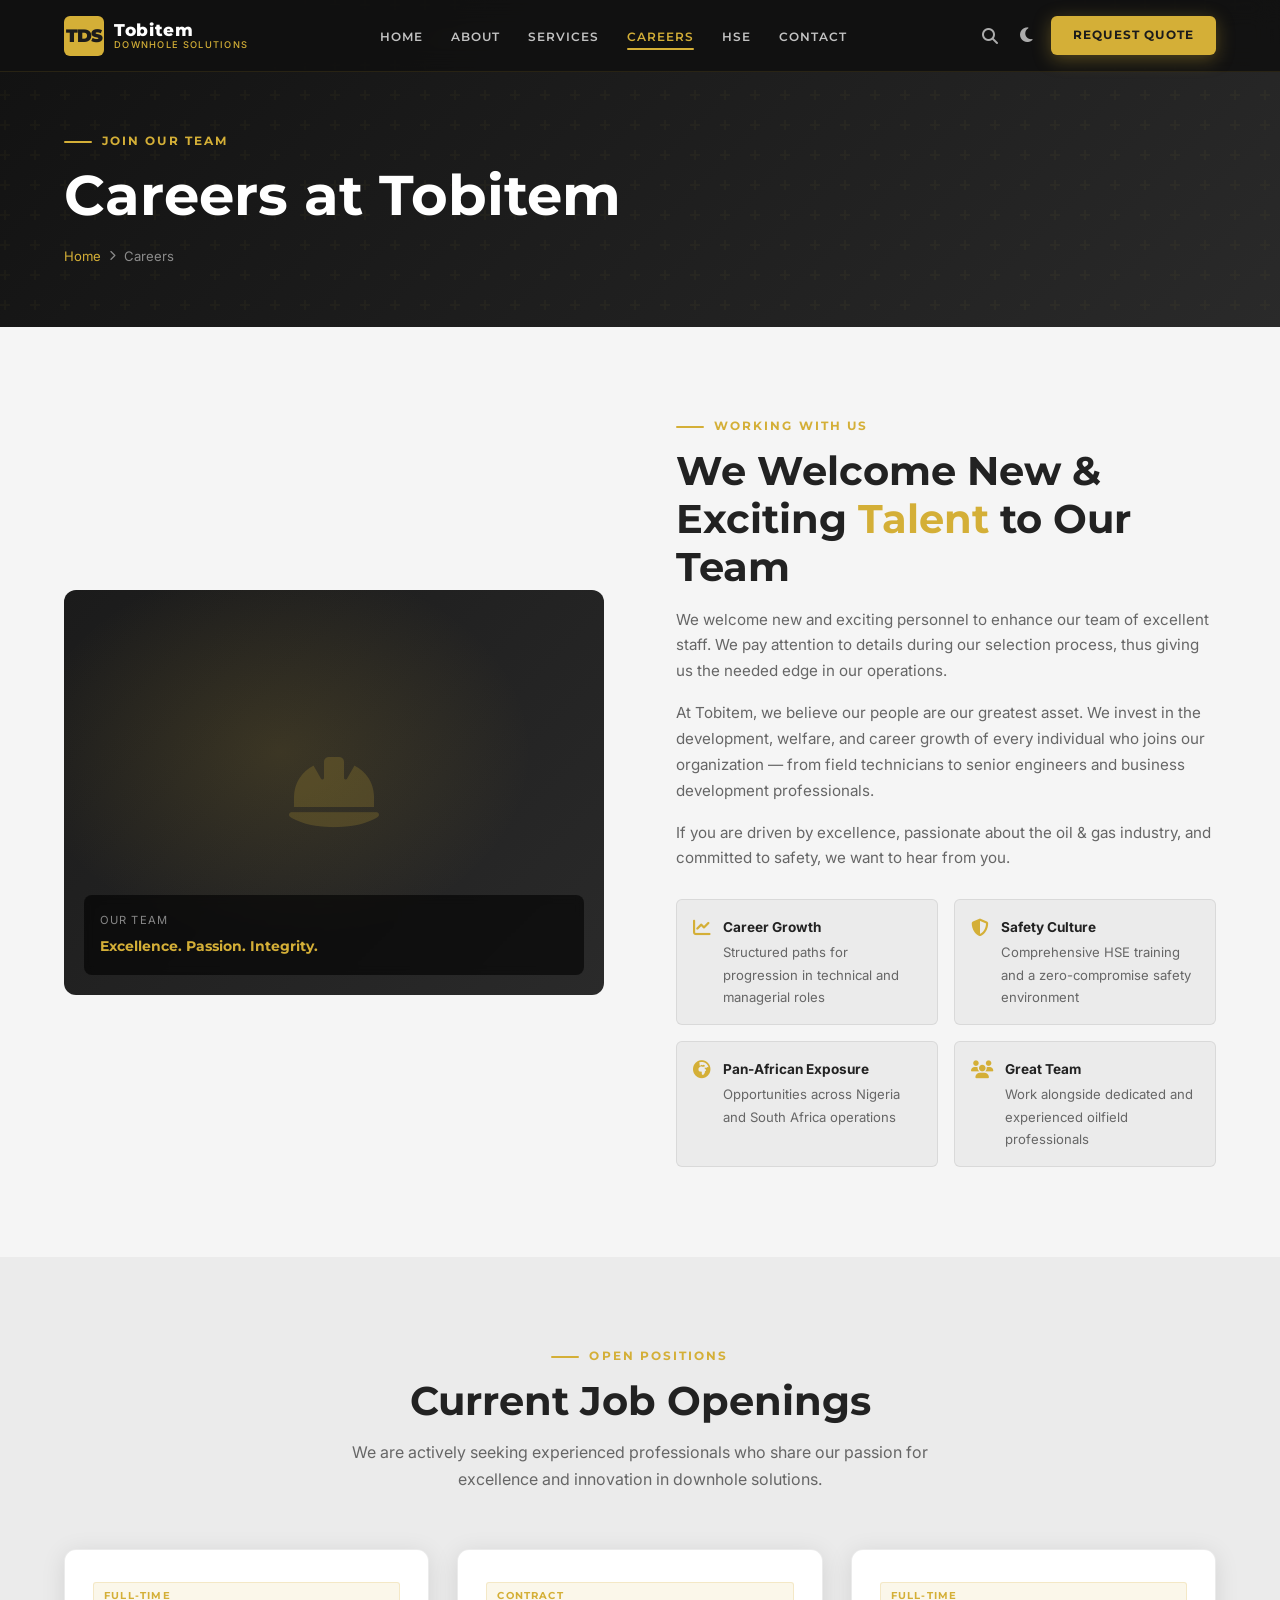
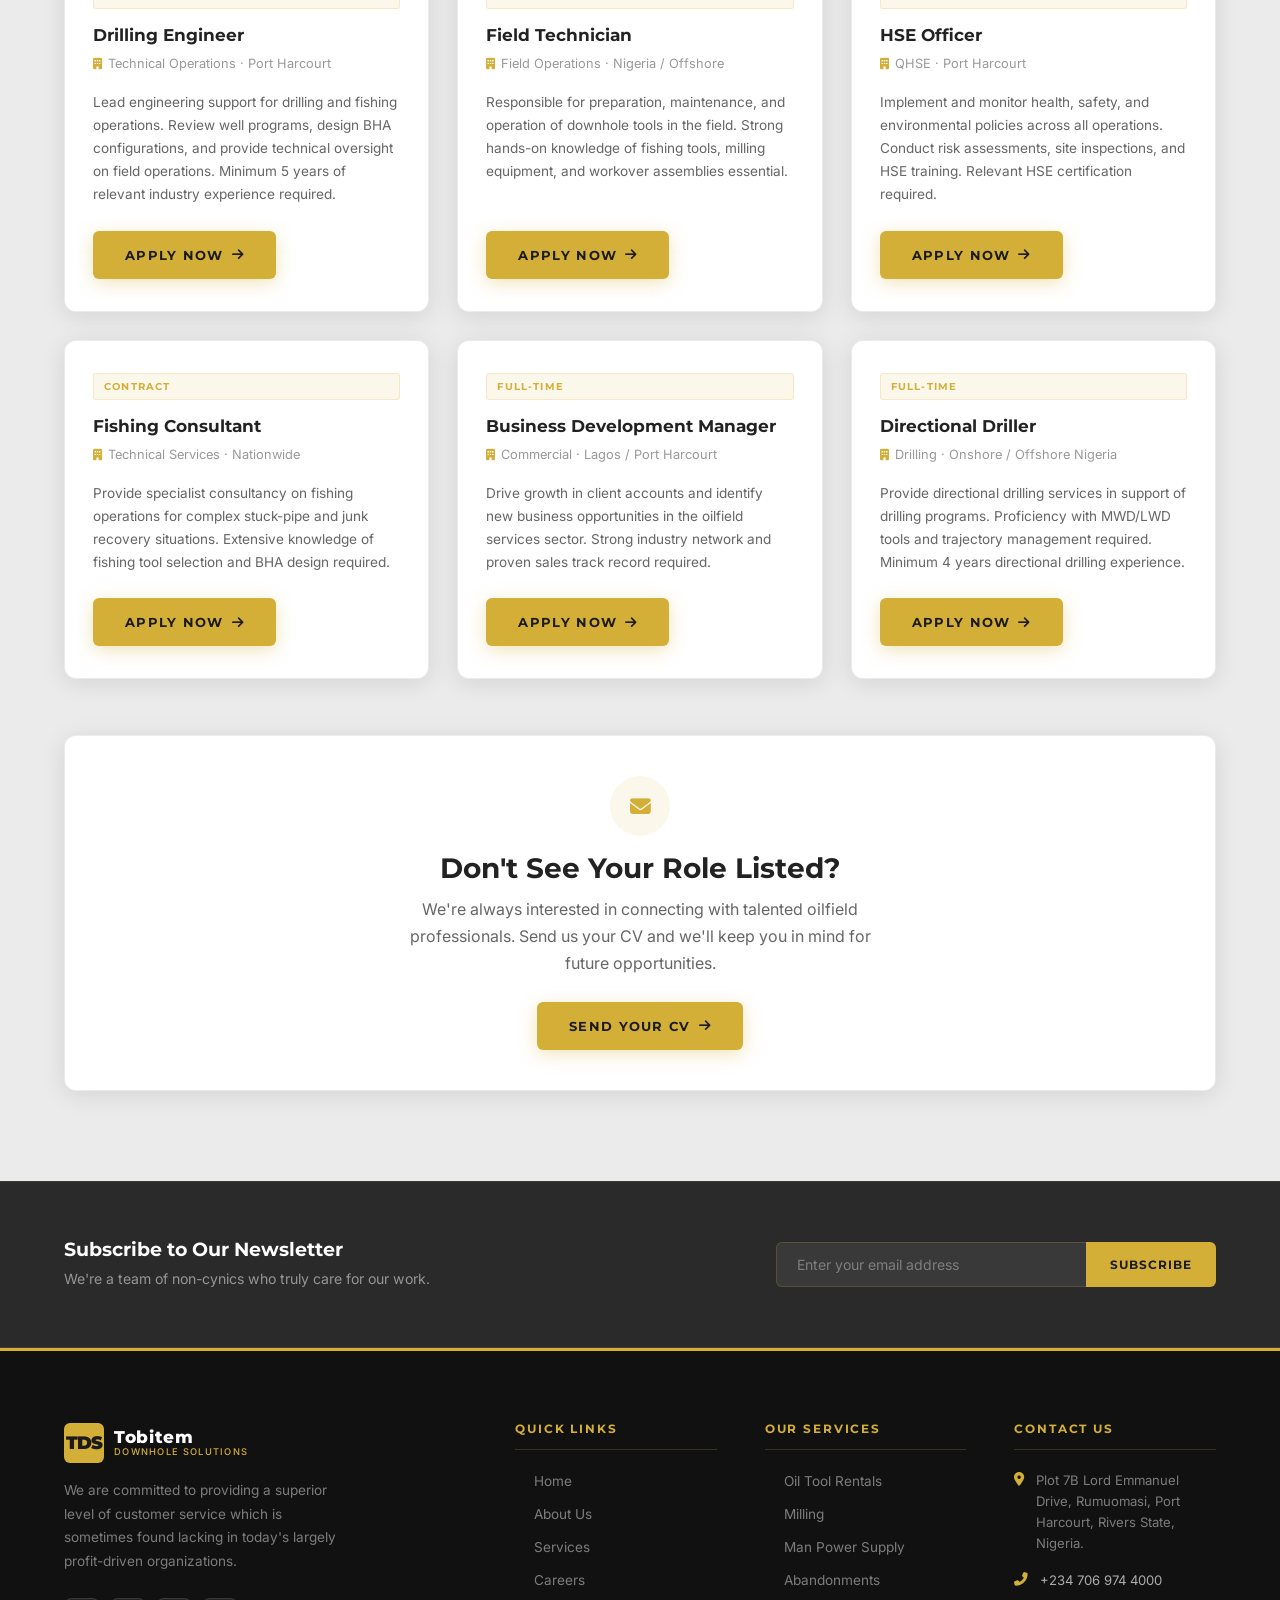
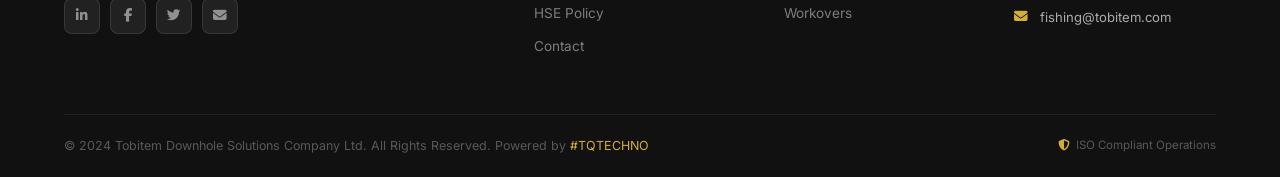
<file: tobitem-website/careers.html>
<!DOCTYPE html>
<html lang="en" data-theme="light">
<head>
  <meta charset="UTF-8" />
  <meta name="viewport" content="width=device-width, initial-scale=1.0" />
  <meta name="description" content="Careers at Tobitem Downhole Solutions — Join our team of experienced oilfield professionals in Nigeria and South Africa." />
  <title>Careers | Tobitem Downhole Solutions</title>
  <link rel="preconnect" href="https://fonts.googleapis.com" />
  <link rel="preconnect" href="https://fonts.gstatic.com" crossorigin />
  <link href="https://fonts.googleapis.com/css2?family=Montserrat:wght@400;500;600;700;800;900&family=Inter:wght@300;400;500;600&display=swap" rel="stylesheet" />
  <link rel="stylesheet" href="https://cdnjs.cloudflare.com/ajax/libs/font-awesome/6.5.0/css/all.min.css" />
  <link rel="stylesheet" href="css/style.css" />
</head>
<body>

  <!-- NAVBAR -->
  <nav id="navbar">
    <div class="container nav-inner">
      <a href="index.html" class="nav-logo">
        <div class="logo-mark">TDS</div>
        <div class="logo-text"><span>Tobitem</span><span>Downhole Solutions</span></div>
      </a>
      <ul class="nav-menu">
        <li><a href="index.html" class="nav-link">Home</a></li>
        <li><a href="about.html" class="nav-link">About</a></li>
        <li><a href="services.html" class="nav-link">Services</a></li>
        <li><a href="careers.html" class="nav-link">Careers</a></li>
        <li><a href="hse.html" class="nav-link">HSE</a></li>
        <li><a href="contact.html" class="nav-link">Contact</a></li>
      </ul>
      <div class="nav-right">
        <div class="search-wrap">
          <input type="text" id="search-input" class="search-input" placeholder="Search..." />
          <button id="search-btn" class="search-btn"><i class="fas fa-search"></i></button>
        </div>
        <button class="theme-toggle" id="theme-toggle"><i class="fas fa-moon"></i></button>
        <a href="contact.html" class="btn btn-gold" style="padding:10px 22px;font-size:0.72rem;">Request Quote</a>
        <button class="hamburger" id="hamburger"><span></span><span></span><span></span></button>
      </div>
    </div>
  </nav>
  <div class="mobile-nav" id="mobile-nav">
    <a href="index.html">Home</a><a href="about.html">About</a><a href="services.html">Services</a>
    <a href="careers.html">Careers</a><a href="hse.html">HSE</a><a href="contact.html">Contact</a>
    <a href="contact.html" class="btn btn-gold">Request Quote</a>
  </div>

  <!-- PAGE HERO -->
  <section class="page-hero">
    <div class="container page-hero-content">
      <div class="eyebrow">Join Our Team</div>
      <h1>Careers at Tobitem</h1>
      <nav class="breadcrumb" aria-label="Breadcrumb">
        <a href="index.html">Home</a>
        <i class="fas fa-chevron-right"></i>
        <span>Careers</span>
      </nav>
    </div>
  </section>

  <!-- CAREERS INTRO -->
  <section class="careers-intro section-pad">
    <div class="container">
      <div class="careers-intro-grid">

        <!-- Image -->
        <div class="careers-img reveal-left">
          <i class="fas fa-hard-hat"></i>
          <div style="position:absolute;bottom:20px;left:20px;right:20px;background:rgba(0,0,0,0.6);border-radius:8px;padding:16px;backdrop-filter:blur(4px);">
            <p style="color:rgba(255,255,255,0.5);font-size:0.7rem;text-transform:uppercase;letter-spacing:0.1em;margin-bottom:4px;">Our Team</p>
            <p style="color:var(--gold);font-family:'Montserrat',sans-serif;font-weight:700;font-size:0.9rem;margin:0;">Excellence. Passion. Integrity.</p>
          </div>
        </div>

        <!-- Text -->
        <div class="careers-text reveal-right">
          <div class="eyebrow">Working With Us</div>
          <h2>We Welcome New &amp; Exciting <span class="text-gold">Talent</span> to Our Team</h2>
          <p>We welcome new and exciting personnel to enhance our team of excellent staff. We pay attention to details during our selection process, thus giving us the needed edge in our operations.</p>
          <p>At Tobitem, we believe our people are our greatest asset. We invest in the development, welfare, and career growth of every individual who joins our organization — from field technicians to senior engineers and business development professionals.</p>
          <p>If you are driven by excellence, passionate about the oil &amp; gas industry, and committed to safety, we want to hear from you.</p>

          <div class="culture-grid">
            <div class="culture-item">
              <i class="fas fa-chart-line"></i>
              <div>
                <strong>Career Growth</strong>
                <p>Structured paths for progression in technical and managerial roles</p>
              </div>
            </div>
            <div class="culture-item">
              <i class="fas fa-shield-alt"></i>
              <div>
                <strong>Safety Culture</strong>
                <p>Comprehensive HSE training and a zero-compromise safety environment</p>
              </div>
            </div>
            <div class="culture-item">
              <i class="fas fa-globe-africa"></i>
              <div>
                <strong>Pan-African Exposure</strong>
                <p>Opportunities across Nigeria and South Africa operations</p>
              </div>
            </div>
            <div class="culture-item">
              <i class="fas fa-users"></i>
              <div>
                <strong>Great Team</strong>
                <p>Work alongside dedicated and experienced oilfield professionals</p>
              </div>
            </div>
          </div>
        </div>
      </div>
    </div>
  </section>

  <!-- JOB LISTINGS -->
  <section class="jobs-section section-pad">
    <div class="container">
      <div class="section-header text-center reveal">
        <div class="eyebrow">Open Positions</div>
        <h2>Current Job Openings</h2>
        <p>We are actively seeking experienced professionals who share our passion for excellence and innovation in downhole solutions.</p>
      </div>
      <div class="jobs-grid stagger">

        <div class="job-card">
          <div class="job-type">Full-Time</div>
          <h4>Drilling Engineer</h4>
          <div class="job-dept"><i class="fas fa-building"></i> Technical Operations · Port Harcourt</div>
          <p>Lead engineering support for drilling and fishing operations. Review well programs, design BHA configurations, and provide technical oversight on field operations. Minimum 5 years of relevant industry experience required.</p>
          <a href="contact.html" class="btn btn-gold">Apply Now <i class="fas fa-arrow-right"></i></a>
        </div>

        <div class="job-card">
          <div class="job-type">Contract</div>
          <h4>Field Technician</h4>
          <div class="job-dept"><i class="fas fa-building"></i> Field Operations · Nigeria / Offshore</div>
          <p>Responsible for preparation, maintenance, and operation of downhole tools in the field. Strong hands-on knowledge of fishing tools, milling equipment, and workover assemblies essential.</p>
          <a href="contact.html" class="btn btn-gold">Apply Now <i class="fas fa-arrow-right"></i></a>
        </div>

        <div class="job-card">
          <div class="job-type">Full-Time</div>
          <h4>HSE Officer</h4>
          <div class="job-dept"><i class="fas fa-building"></i> QHSE · Port Harcourt</div>
          <p>Implement and monitor health, safety, and environmental policies across all operations. Conduct risk assessments, site inspections, and HSE training. Relevant HSE certification required.</p>
          <a href="contact.html" class="btn btn-gold">Apply Now <i class="fas fa-arrow-right"></i></a>
        </div>

        <div class="job-card">
          <div class="job-type">Contract</div>
          <h4>Fishing Consultant</h4>
          <div class="job-dept"><i class="fas fa-building"></i> Technical Services · Nationwide</div>
          <p>Provide specialist consultancy on fishing operations for complex stuck-pipe and junk recovery situations. Extensive knowledge of fishing tool selection and BHA design required.</p>
          <a href="contact.html" class="btn btn-gold">Apply Now <i class="fas fa-arrow-right"></i></a>
        </div>

        <div class="job-card">
          <div class="job-type">Full-Time</div>
          <h4>Business Development Manager</h4>
          <div class="job-dept"><i class="fas fa-building"></i> Commercial · Lagos / Port Harcourt</div>
          <p>Drive growth in client accounts and identify new business opportunities in the oilfield services sector. Strong industry network and proven sales track record required.</p>
          <a href="contact.html" class="btn btn-gold">Apply Now <i class="fas fa-arrow-right"></i></a>
        </div>

        <div class="job-card">
          <div class="job-type">Full-Time</div>
          <h4>Directional Driller</h4>
          <div class="job-dept"><i class="fas fa-building"></i> Drilling · Onshore / Offshore Nigeria</div>
          <p>Provide directional drilling services in support of drilling programs. Proficiency with MWD/LWD tools and trajectory management required. Minimum 4 years directional drilling experience.</p>
          <a href="contact.html" class="btn btn-gold">Apply Now <i class="fas fa-arrow-right"></i></a>
        </div>

      </div>

      <!-- Not listed -->
      <div style="margin-top:56px;background:var(--white);border-radius:var(--radius-lg);padding:40px;text-align:center;box-shadow:var(--shadow);border:1px solid var(--border-light);" class="reveal">
        <div style="width:60px;height:60px;border-radius:50%;background:rgba(212,175,55,0.1);display:flex;align-items:center;justify-content:center;margin:0 auto 16px;">
          <i class="fas fa-envelope" style="color:var(--gold);font-size:1.3rem;"></i>
        </div>
        <h3 style="margin-bottom:10px;">Don't See Your Role Listed?</h3>
        <p style="max-width:500px;margin:0 auto 24px;">We're always interested in connecting with talented oilfield professionals. Send us your CV and we'll keep you in mind for future opportunities.</p>
        <a href="contact.html" class="btn btn-gold">Send Your CV <i class="fas fa-arrow-right"></i></a>
      </div>
    </div>
  </section>

  <!-- NEWSLETTER -->
  <section class="newsletter">
    <div class="container newsletter-inner">
      <div class="newsletter-text">
        <h4>Subscribe to Our Newsletter</h4>
        <p>We're a team of non-cynics who truly care for our work.</p>
      </div>
      <form class="newsletter-form" novalidate>
        <input type="email" placeholder="Enter your email address" required />
        <button type="submit">Subscribe</button>
      </form>
    </div>
  </section>

  <!-- FOOTER -->
  <footer>
    <div class="container">
      <div class="footer-grid">
        <div class="footer-brand">
          <a href="index.html" class="nav-logo">
            <div class="logo-mark">TDS</div>
            <div class="logo-text"><span>Tobitem</span><span>Downhole Solutions</span></div>
          </a>
          <p>We are committed to providing a superior level of customer service which is sometimes found lacking in today's largely profit-driven organizations.</p>
          <div class="footer-social">
            <a href="#" class="social-btn"><i class="fab fa-linkedin-in"></i></a>
            <a href="#" class="social-btn"><i class="fab fa-facebook-f"></i></a>
            <a href="#" class="social-btn"><i class="fab fa-twitter"></i></a>
            <a href="mailto:fishing@tobitem.com" class="social-btn"><i class="fas fa-envelope"></i></a>
          </div>
        </div>
        <div class="footer-col">
          <h5>Quick Links</h5>
          <ul class="footer-links">
            <li><a href="index.html">Home</a></li><li><a href="about.html">About Us</a></li>
            <li><a href="services.html">Services</a></li><li><a href="careers.html">Careers</a></li>
            <li><a href="hse.html">HSE Policy</a></li><li><a href="contact.html">Contact</a></li>
          </ul>
        </div>
        <div class="footer-col">
          <h5>Our Services</h5>
          <ul class="footer-links">
            <li><a href="services.html#tools">Oil Tool Rentals</a></li>
            <li><a href="services.html#milling">Milling</a></li>
            <li><a href="services.html#manpower">Man Power Supply</a></li>
            <li><a href="services.html#abandonments">Abandonments</a></li>
            <li><a href="services.html#workovers">Workovers</a></li>
          </ul>
        </div>
        <div class="footer-col">
          <h5>Contact Us</h5>
          <div class="footer-contact-item"><i class="fas fa-map-marker-alt"></i><p>Plot 7B Lord Emmanuel Drive, Rumuomasi, Port Harcourt, Rivers State, Nigeria.</p></div>
          <div class="footer-contact-item"><i class="fas fa-phone-alt"></i><p><a href="tel:+2347069744000">+234 706 974 4000</a></p></div>
          <div class="footer-contact-item"><i class="fas fa-envelope"></i><p><a href="mailto:fishing@tobitem.com">fishing@tobitem.com</a></p></div>
        </div>
      </div>
      <div class="footer-bottom">
        <p>&copy; 2024 Tobitem Downhole Solutions Company Ltd. All Rights Reserved. Powered by <a href="https://tqtechno.com/" target="_blank" rel="noopener">#TQTECHNO</a></p>
        <div class="footer-badge"><i class="fas fa-shield-alt"></i><span>ISO Compliant Operations</span></div>
      </div>
    </div>
  </footer>

  <button id="back-to-top" aria-label="Back to top"><i class="fas fa-chevron-up"></i></button>
  <script src="js/script.js"></script>
</body>
</html>
</file>
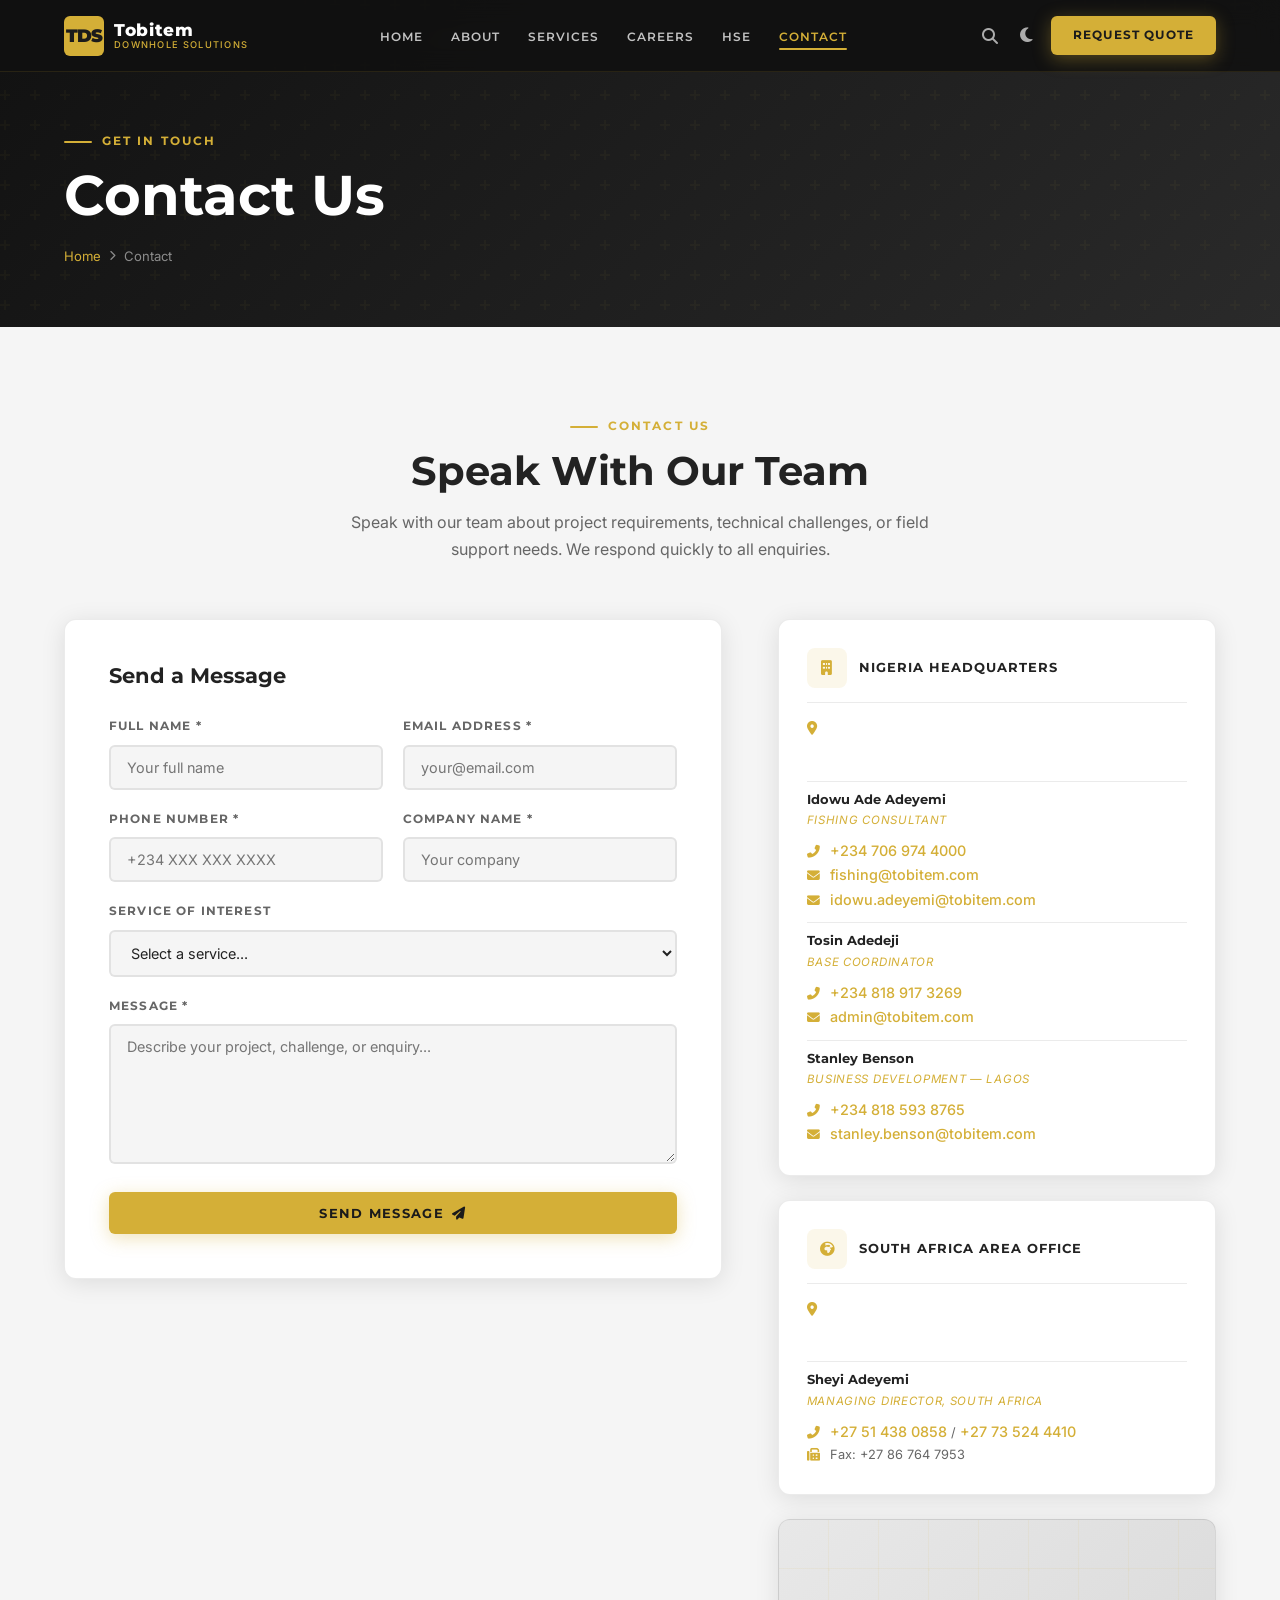
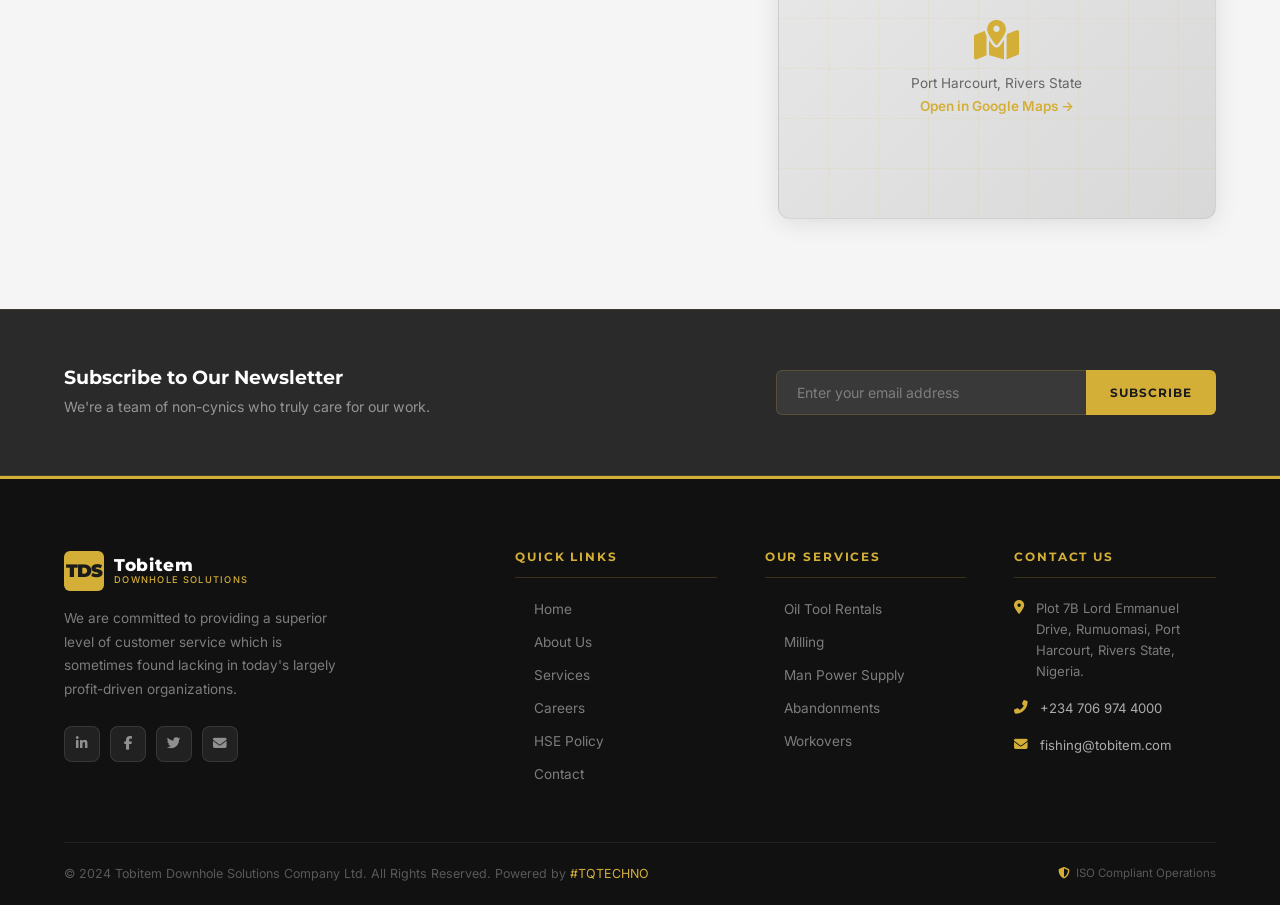
<file: tobitem-website/contact.html>
<!DOCTYPE html>
<html lang="en" data-theme="light">
<head>
  <meta charset="UTF-8" />
  <meta name="viewport" content="width=device-width, initial-scale=1.0" />
  <meta name="description" content="Contact Tobitem Downhole Solutions — Port Harcourt, Nigeria and Bloemfontein, South Africa. Speak with our technical team about your project." />
  <title>Contact Us | Tobitem Downhole Solutions</title>
  <link rel="preconnect" href="https://fonts.googleapis.com" />
  <link rel="preconnect" href="https://fonts.gstatic.com" crossorigin />
  <link href="https://fonts.googleapis.com/css2?family=Montserrat:wght@400;500;600;700;800;900&family=Inter:wght@300;400;500;600&display=swap" rel="stylesheet" />
  <link rel="stylesheet" href="https://cdnjs.cloudflare.com/ajax/libs/font-awesome/6.5.0/css/all.min.css" />
  <link rel="stylesheet" href="css/style.css" />
</head>
<body>

  <!-- NAVBAR -->
  <nav id="navbar">
    <div class="container nav-inner">
      <a href="index.html" class="nav-logo">
        <div class="logo-mark">TDS</div>
        <div class="logo-text"><span>Tobitem</span><span>Downhole Solutions</span></div>
      </a>
      <ul class="nav-menu">
        <li><a href="index.html" class="nav-link">Home</a></li>
        <li><a href="about.html" class="nav-link">About</a></li>
        <li><a href="services.html" class="nav-link">Services</a></li>
        <li><a href="careers.html" class="nav-link">Careers</a></li>
        <li><a href="hse.html" class="nav-link">HSE</a></li>
        <li><a href="contact.html" class="nav-link">Contact</a></li>
      </ul>
      <div class="nav-right">
        <div class="search-wrap">
          <input type="text" id="search-input" class="search-input" placeholder="Search..." />
          <button id="search-btn" class="search-btn"><i class="fas fa-search"></i></button>
        </div>
        <button class="theme-toggle" id="theme-toggle"><i class="fas fa-moon"></i></button>
        <a href="contact.html" class="btn btn-gold" style="padding:10px 22px;font-size:0.72rem;">Request Quote</a>
        <button class="hamburger" id="hamburger"><span></span><span></span><span></span></button>
      </div>
    </div>
  </nav>
  <div class="mobile-nav" id="mobile-nav">
    <a href="index.html">Home</a><a href="about.html">About</a><a href="services.html">Services</a>
    <a href="careers.html">Careers</a><a href="hse.html">HSE</a><a href="contact.html">Contact</a>
    <a href="contact.html" class="btn btn-gold">Request Quote</a>
  </div>

  <!-- PAGE HERO -->
  <section class="page-hero">
    <div class="container page-hero-content">
      <div class="eyebrow">Get in Touch</div>
      <h1>Contact Us</h1>
      <nav class="breadcrumb" aria-label="Breadcrumb">
        <a href="index.html">Home</a>
        <i class="fas fa-chevron-right"></i>
        <span>Contact</span>
      </nav>
    </div>
  </section>

  <!-- CONTACT SECTION -->
  <section class="contact-section section-pad">
    <div class="container">
      <div class="section-header text-center reveal" style="margin-bottom:56px;">
        <div class="eyebrow">Contact Us</div>
        <h2>Speak With Our Team</h2>
        <p>Speak with our team about project requirements, technical challenges, or field support needs. We respond quickly to all enquiries.</p>
      </div>

      <div class="contact-grid">

        <!-- FORM -->
        <div class="contact-form-wrap reveal-left">
          <h3>Send a Message</h3>

          <form id="contact-form" novalidate>
            <div class="form-row">
              <div class="form-group">
                <label for="field-name">Full Name *</label>
                <input type="text" id="field-name" placeholder="Your full name" autocomplete="name" />
                <div class="error-msg">Please enter your full name.</div>
              </div>
              <div class="form-group">
                <label for="field-email">Email Address *</label>
                <input type="email" id="field-email" placeholder="your@email.com" autocomplete="email" />
                <div class="error-msg">Please enter a valid email address.</div>
              </div>
            </div>
            <div class="form-row">
              <div class="form-group">
                <label for="field-phone">Phone Number *</label>
                <input type="tel" id="field-phone" placeholder="+234 XXX XXX XXXX" autocomplete="tel" />
                <div class="error-msg">Please enter a phone number.</div>
              </div>
              <div class="form-group">
                <label for="field-company">Company Name *</label>
                <input type="text" id="field-company" placeholder="Your company" autocomplete="organization" />
                <div class="error-msg">Please enter your company name.</div>
              </div>
            </div>
            <div class="form-group">
              <label for="field-service">Service of Interest</label>
              <select id="field-service">
                <option value="">Select a service...</option>
                <option>Oil Tool Rentals</option>
                <option>Milling</option>
                <option>Window Milling</option>
                <option>Workovers</option>
                <option>Abandonments</option>
                <option>Man Power Supply</option>
                <option>General Enquiry</option>
              </select>
            </div>
            <div class="form-group">
              <label for="field-message">Message *</label>
              <textarea id="field-message" placeholder="Describe your project, challenge, or enquiry..."></textarea>
              <div class="error-msg">Please enter your message.</div>
            </div>
            <button type="submit" class="btn btn-gold" style="width:100%;justify-content:center;">
              Send Message <i class="fas fa-paper-plane"></i>
            </button>
          </form>

          <!-- Success State -->
          <div id="form-success" class="form-success">
            <i class="fas fa-check-circle"></i>
            <h4>Message Sent Successfully!</h4>
            <p>Thank you for reaching out. Our team will get back to you within 24 hours.</p>
          </div>
        </div>

        <!-- CONTACT INFO -->
        <div class="contact-info-wrap reveal-right">

          <!-- Nigeria HQ -->
          <div class="contact-info-card">
            <div class="contact-info-head">
              <div class="cih-icon"><i class="fas fa-building"></i></div>
              <h5>Nigeria Headquarters</h5>
            </div>
            <div class="footer-contact-item" style="margin-bottom:12px;">
              <i class="fas fa-map-marker-alt"></i>
              <p>Plot 7B Lord Emmanuel Drive, Rumuomasi, Port Harcourt, Rivers State, Nigeria.</p>
            </div>

            <div class="contact-person">
              <h6>Idowu Ade Adeyemi</h6>
              <div class="role">Fishing Consultant</div>
              <p>
                <i class="fas fa-phone-alt" style="color:var(--gold);margin-right:6px;font-size:0.8rem;"></i>
                <a href="tel:+2347069744000">+234 706 974 4000</a>
              </p>
              <p>
                <i class="fas fa-envelope" style="color:var(--gold);margin-right:6px;font-size:0.8rem;"></i>
                <a href="mailto:fishing@tobitem.com">fishing@tobitem.com</a>
              </p>
              <p>
                <i class="fas fa-envelope" style="color:var(--gold);margin-right:6px;font-size:0.8rem;"></i>
                <a href="mailto:idowu.adeyemi@tobitem.com">idowu.adeyemi@tobitem.com</a>
              </p>
            </div>

            <div class="contact-person">
              <h6>Tosin Adedeji</h6>
              <div class="role">Base Coordinator</div>
              <p>
                <i class="fas fa-phone-alt" style="color:var(--gold);margin-right:6px;font-size:0.8rem;"></i>
                <a href="tel:+2348189173269">+234 818 917 3269</a>
              </p>
              <p>
                <i class="fas fa-envelope" style="color:var(--gold);margin-right:6px;font-size:0.8rem;"></i>
                <a href="mailto:admin@tobitem.com">admin@tobitem.com</a>
              </p>
            </div>

            <div class="contact-person">
              <h6>Stanley Benson</h6>
              <div class="role">Business Development — Lagos</div>
              <p>
                <i class="fas fa-phone-alt" style="color:var(--gold);margin-right:6px;font-size:0.8rem;"></i>
                <a href="tel:+2348185938765">+234 818 593 8765</a>
              </p>
              <p>
                <i class="fas fa-envelope" style="color:var(--gold);margin-right:6px;font-size:0.8rem;"></i>
                <a href="mailto:stanley.benson@tobitem.com">stanley.benson@tobitem.com</a>
              </p>
            </div>
          </div>

          <!-- South Africa -->
          <div class="contact-info-card">
            <div class="contact-info-head">
              <div class="cih-icon"><i class="fas fa-globe-africa"></i></div>
              <h5>South Africa Area Office</h5>
            </div>
            <div class="footer-contact-item" style="margin-bottom:12px;">
              <i class="fas fa-map-marker-alt"></i>
              <p>3 Kliphourt Crescent, Lourier Park, Bloemfontein 9301, Free State, South Africa.</p>
            </div>
            <div class="contact-person">
              <h6>Sheyi Adeyemi</h6>
              <div class="role">Managing Director, South Africa</div>
              <p>
                <i class="fas fa-phone-alt" style="color:var(--gold);margin-right:6px;font-size:0.8rem;"></i>
                <a href="tel:+27514380858">+27 51 438 0858</a> / <a href="tel:+27735244410">+27 73 524 4410</a>
              </p>
              <p>
                <i class="fas fa-fax" style="color:var(--gold);margin-right:6px;font-size:0.8rem;"></i>
                Fax: +27 86 764 7953
              </p>
            </div>
          </div>

          <!-- Map Placeholder -->
          <div class="map-wrap">
            <div class="map-placeholder">
              <i class="fas fa-map-marked-alt"></i>
              <p>Port Harcourt, Rivers State</p>
              <p><a href="https://maps.google.com/?q=Port+Harcourt,+Nigeria" target="_blank" rel="noopener">Open in Google Maps →</a></p>
            </div>
          </div>

        </div>
      </div>
    </div>
  </section>

  <!-- NEWSLETTER -->
  <section class="newsletter">
    <div class="container newsletter-inner">
      <div class="newsletter-text">
        <h4>Subscribe to Our Newsletter</h4>
        <p>We're a team of non-cynics who truly care for our work.</p>
      </div>
      <form class="newsletter-form" novalidate>
        <input type="email" placeholder="Enter your email address" required />
        <button type="submit">Subscribe</button>
      </form>
    </div>
  </section>

  <!-- FOOTER -->
  <footer>
    <div class="container">
      <div class="footer-grid">
        <div class="footer-brand">
          <a href="index.html" class="nav-logo">
            <div class="logo-mark">TDS</div>
            <div class="logo-text"><span>Tobitem</span><span>Downhole Solutions</span></div>
          </a>
          <p>We are committed to providing a superior level of customer service which is sometimes found lacking in today's largely profit-driven organizations.</p>
          <div class="footer-social">
            <a href="#" class="social-btn"><i class="fab fa-linkedin-in"></i></a>
            <a href="#" class="social-btn"><i class="fab fa-facebook-f"></i></a>
            <a href="#" class="social-btn"><i class="fab fa-twitter"></i></a>
            <a href="mailto:fishing@tobitem.com" class="social-btn"><i class="fas fa-envelope"></i></a>
          </div>
        </div>
        <div class="footer-col">
          <h5>Quick Links</h5>
          <ul class="footer-links">
            <li><a href="index.html">Home</a></li><li><a href="about.html">About Us</a></li>
            <li><a href="services.html">Services</a></li><li><a href="careers.html">Careers</a></li>
            <li><a href="hse.html">HSE Policy</a></li><li><a href="contact.html">Contact</a></li>
          </ul>
        </div>
        <div class="footer-col">
          <h5>Our Services</h5>
          <ul class="footer-links">
            <li><a href="services.html#tools">Oil Tool Rentals</a></li>
            <li><a href="services.html#milling">Milling</a></li>
            <li><a href="services.html#manpower">Man Power Supply</a></li>
            <li><a href="services.html#abandonments">Abandonments</a></li>
            <li><a href="services.html#workovers">Workovers</a></li>
          </ul>
        </div>
        <div class="footer-col">
          <h5>Contact Us</h5>
          <div class="footer-contact-item"><i class="fas fa-map-marker-alt"></i><p>Plot 7B Lord Emmanuel Drive, Rumuomasi, Port Harcourt, Rivers State, Nigeria.</p></div>
          <div class="footer-contact-item"><i class="fas fa-phone-alt"></i><p><a href="tel:+2347069744000">+234 706 974 4000</a></p></div>
          <div class="footer-contact-item"><i class="fas fa-envelope"></i><p><a href="mailto:fishing@tobitem.com">fishing@tobitem.com</a></p></div>
        </div>
      </div>
      <div class="footer-bottom">
        <p>&copy; 2024 Tobitem Downhole Solutions Company Ltd. All Rights Reserved. Powered by <a href="https://tqtechno.com/" target="_blank" rel="noopener">#TQTECHNO</a></p>
        <div class="footer-badge"><i class="fas fa-shield-alt"></i><span>ISO Compliant Operations</span></div>
      </div>
    </div>
  </footer>

  <button id="back-to-top" aria-label="Back to top"><i class="fas fa-chevron-up"></i></button>
  <script src="js/script.js"></script>
</body>
</html>
</file>
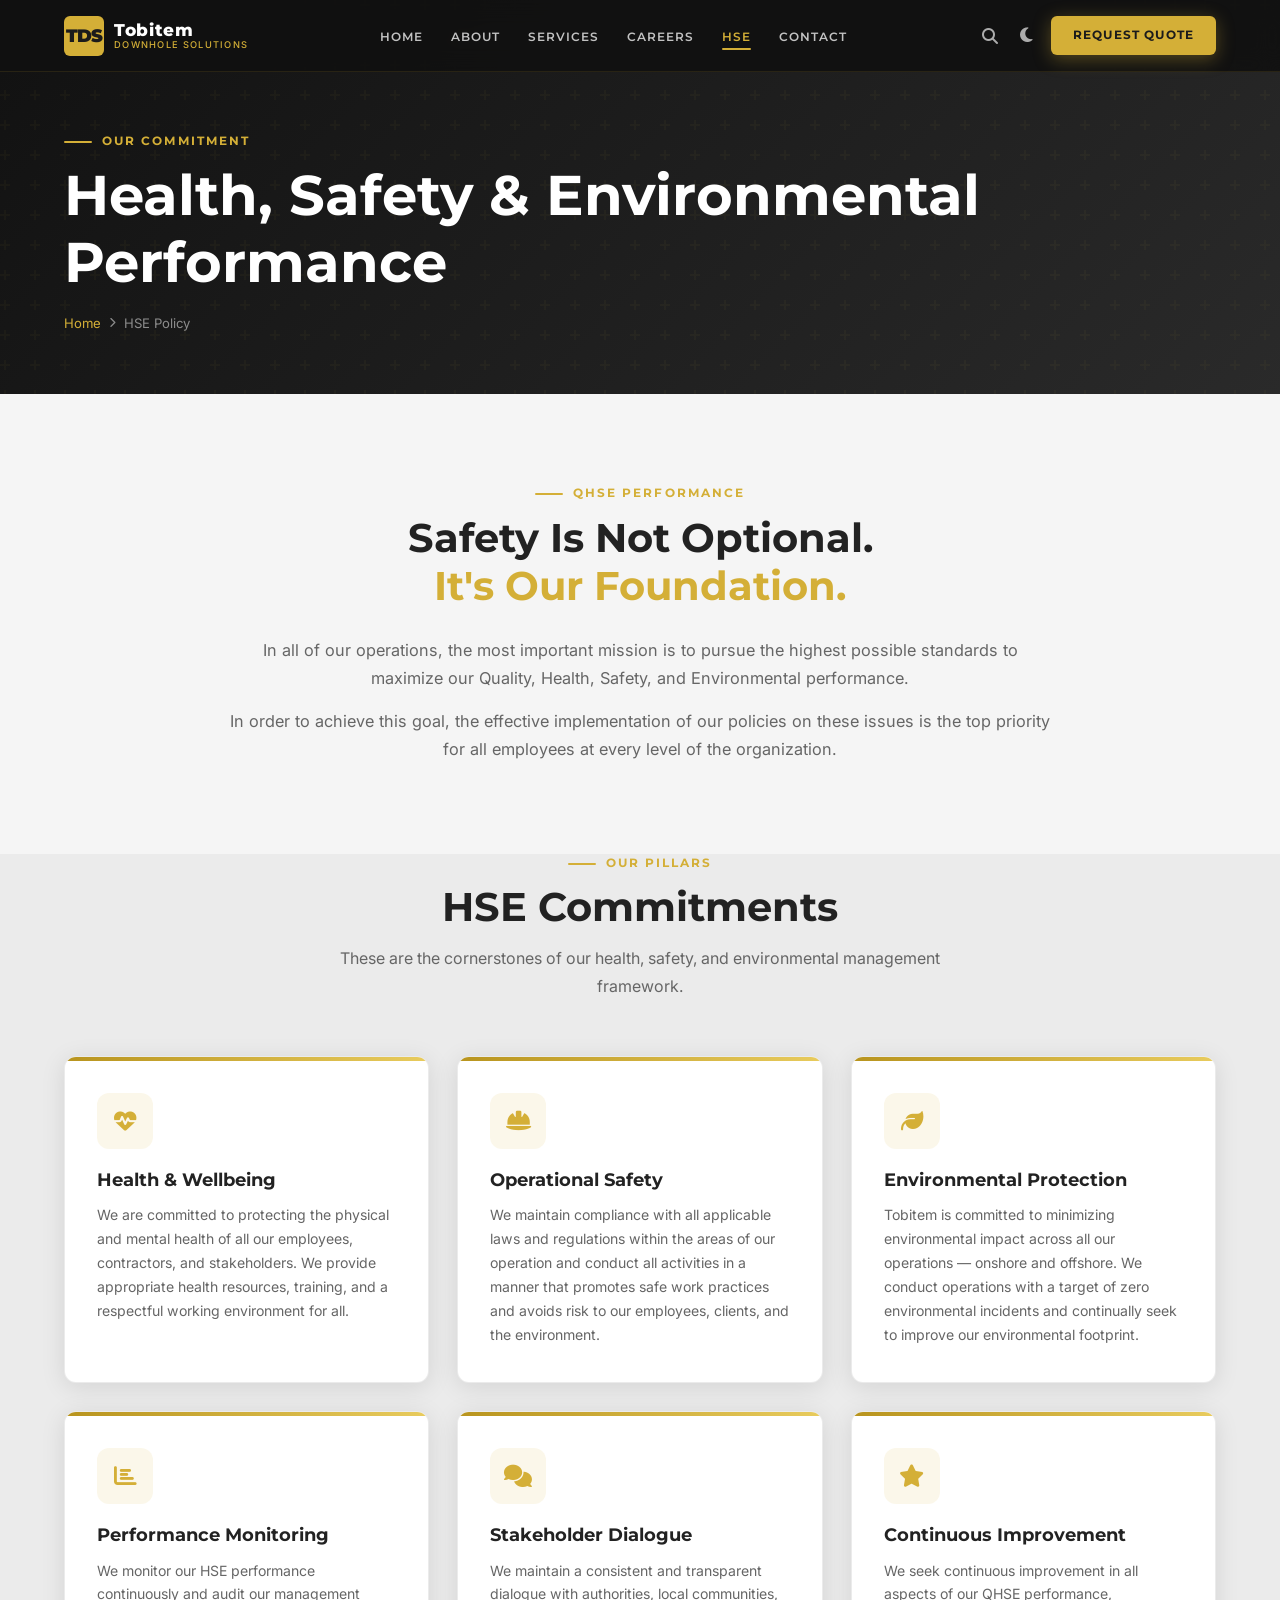
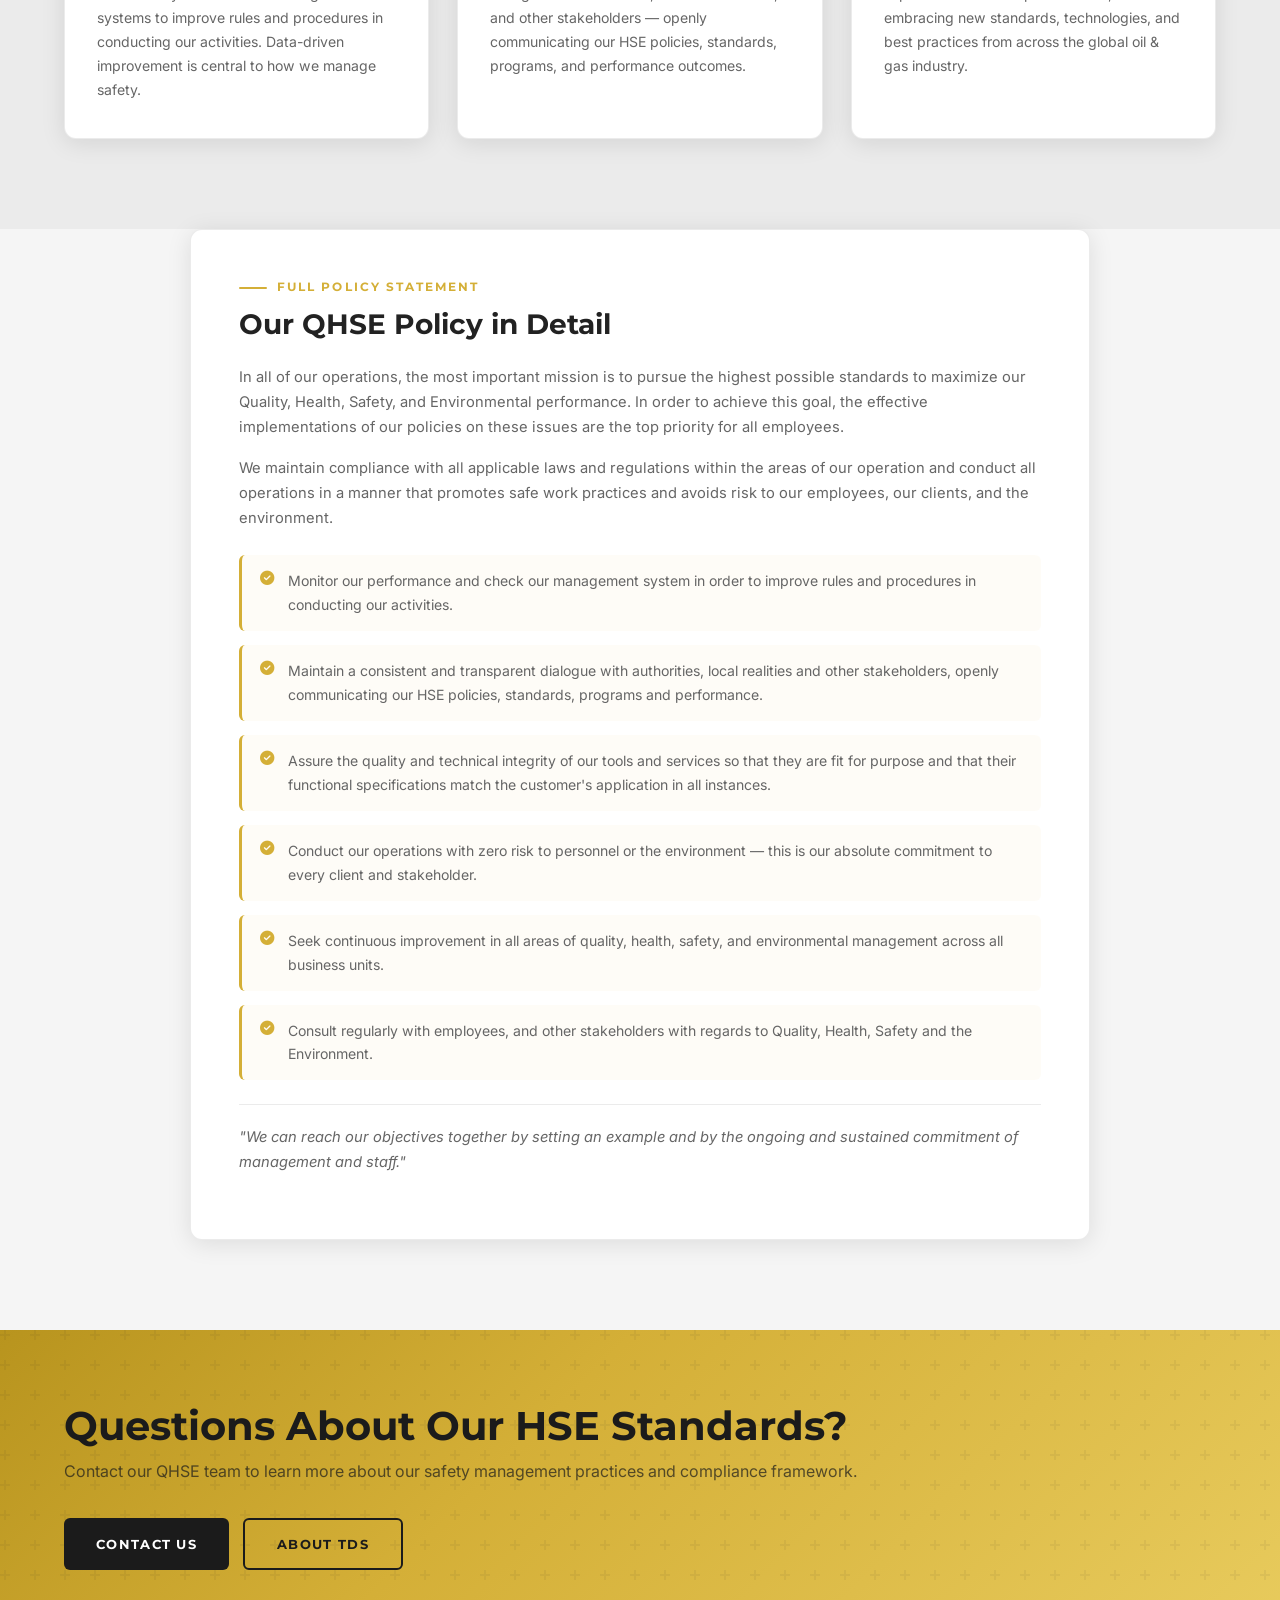
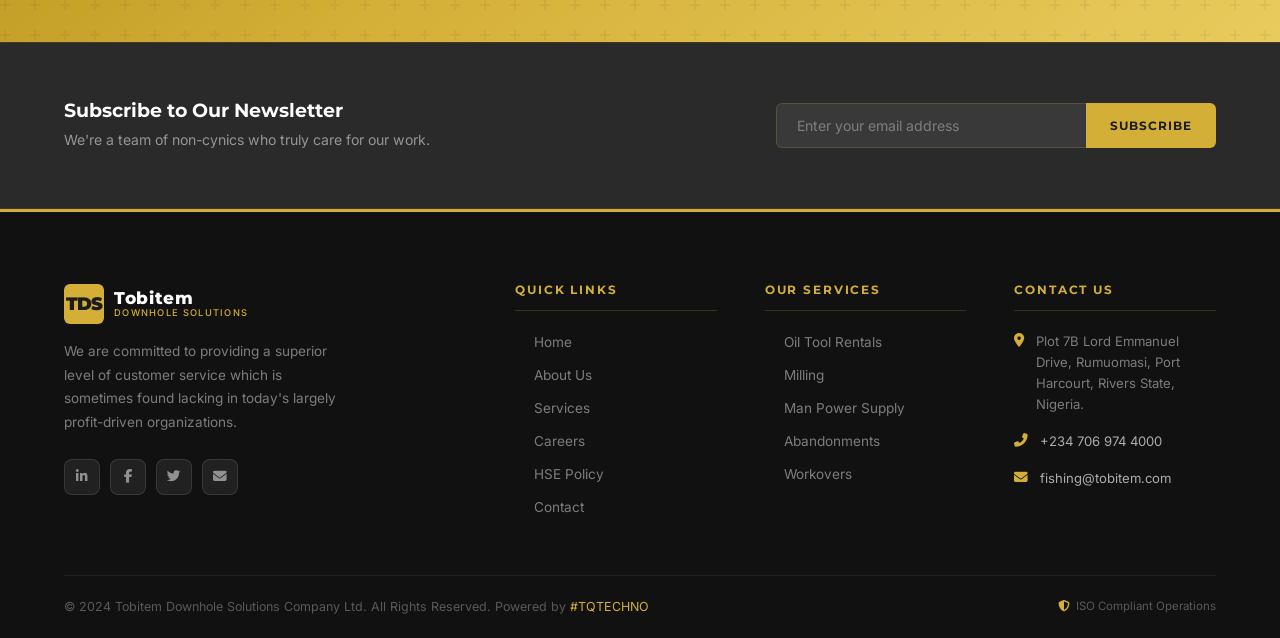
<file: tobitem-website/hse.html>
<!DOCTYPE html>
<html lang="en" data-theme="light">
<head>
  <meta charset="UTF-8" />
  <meta name="viewport" content="width=device-width, initial-scale=1.0" />
  <meta name="description" content="HSE Policy — Tobitem Downhole Solutions' commitment to Health, Safety, and Environmental performance in all operations." />
  <title>HSE Policy | Tobitem Downhole Solutions</title>
  <link rel="preconnect" href="https://fonts.googleapis.com" />
  <link rel="preconnect" href="https://fonts.gstatic.com" crossorigin />
  <link href="https://fonts.googleapis.com/css2?family=Montserrat:wght@400;500;600;700;800;900&family=Inter:wght@300;400;500;600&display=swap" rel="stylesheet" />
  <link rel="stylesheet" href="https://cdnjs.cloudflare.com/ajax/libs/font-awesome/6.5.0/css/all.min.css" />
  <link rel="stylesheet" href="css/style.css" />
</head>
<body>

  <!-- NAVBAR -->
  <nav id="navbar">
    <div class="container nav-inner">
      <a href="index.html" class="nav-logo">
        <div class="logo-mark">TDS</div>
        <div class="logo-text"><span>Tobitem</span><span>Downhole Solutions</span></div>
      </a>
      <ul class="nav-menu">
        <li><a href="index.html" class="nav-link">Home</a></li>
        <li><a href="about.html" class="nav-link">About</a></li>
        <li><a href="services.html" class="nav-link">Services</a></li>
        <li><a href="careers.html" class="nav-link">Careers</a></li>
        <li><a href="hse.html" class="nav-link">HSE</a></li>
        <li><a href="contact.html" class="nav-link">Contact</a></li>
      </ul>
      <div class="nav-right">
        <div class="search-wrap">
          <input type="text" id="search-input" class="search-input" placeholder="Search..." />
          <button id="search-btn" class="search-btn"><i class="fas fa-search"></i></button>
        </div>
        <button class="theme-toggle" id="theme-toggle"><i class="fas fa-moon"></i></button>
        <a href="contact.html" class="btn btn-gold" style="padding:10px 22px;font-size:0.72rem;">Request Quote</a>
        <button class="hamburger" id="hamburger"><span></span><span></span><span></span></button>
      </div>
    </div>
  </nav>
  <div class="mobile-nav" id="mobile-nav">
    <a href="index.html">Home</a><a href="about.html">About</a><a href="services.html">Services</a>
    <a href="careers.html">Careers</a><a href="hse.html">HSE</a><a href="contact.html">Contact</a>
    <a href="contact.html" class="btn btn-gold">Request Quote</a>
  </div>

  <!-- PAGE HERO -->
  <section class="page-hero">
    <div class="container page-hero-content">
      <div class="eyebrow">Our Commitment</div>
      <h1>Health, Safety &amp; Environmental Performance</h1>
      <nav class="breadcrumb" aria-label="Breadcrumb">
        <a href="index.html">Home</a>
        <i class="fas fa-chevron-right"></i>
        <span>HSE Policy</span>
      </nav>
    </div>
  </section>

  <!-- HSE INTRO -->
  <section class="hse-intro section-pad">
    <div class="container">
      <div class="hse-lead-text reveal text-center">
        <div class="eyebrow" style="justify-content:center;">QHSE Performance</div>
        <h2>Safety Is Not Optional.<br><span class="text-gold">It's Our Foundation.</span></h2>
        <br>
        <p>In all of our operations, the most important mission is to pursue the highest possible standards to maximize our Quality, Health, Safety, and Environmental performance.</p>
        <p>In order to achieve this goal, the effective implementation of our policies on these issues is the top priority for all employees at every level of the organization.</p>
      </div>
    </div>
  </section>

  <!-- HSE PILLARS -->
  <section class="hse-pillars section-pad" style="padding-top:0;">
    <div class="container">
      <div class="section-header text-center reveal">
        <div class="eyebrow">Our Pillars</div>
        <h2>HSE Commitments</h2>
        <p>These are the cornerstones of our health, safety, and environmental management framework.</p>
      </div>
      <div class="hse-grid stagger">

        <div class="hse-card">
          <div class="hse-icon"><i class="fas fa-heartbeat"></i></div>
          <h4>Health &amp; Wellbeing</h4>
          <p>We are committed to protecting the physical and mental health of all our employees, contractors, and stakeholders. We provide appropriate health resources, training, and a respectful working environment for all.</p>
        </div>

        <div class="hse-card">
          <div class="hse-icon"><i class="fas fa-hard-hat"></i></div>
          <h4>Operational Safety</h4>
          <p>We maintain compliance with all applicable laws and regulations within the areas of our operation and conduct all activities in a manner that promotes safe work practices and avoids risk to our employees, clients, and the environment.</p>
        </div>

        <div class="hse-card">
          <div class="hse-icon"><i class="fas fa-leaf"></i></div>
          <h4>Environmental Protection</h4>
          <p>Tobitem is committed to minimizing environmental impact across all our operations — onshore and offshore. We conduct operations with a target of zero environmental incidents and continually seek to improve our environmental footprint.</p>
        </div>

        <div class="hse-card">
          <div class="hse-icon"><i class="fas fa-chart-bar"></i></div>
          <h4>Performance Monitoring</h4>
          <p>We monitor our HSE performance continuously and audit our management systems to improve rules and procedures in conducting our activities. Data-driven improvement is central to how we manage safety.</p>
        </div>

        <div class="hse-card">
          <div class="hse-icon"><i class="fas fa-comments"></i></div>
          <h4>Stakeholder Dialogue</h4>
          <p>We maintain a consistent and transparent dialogue with authorities, local communities, and other stakeholders — openly communicating our HSE policies, standards, programs, and performance outcomes.</p>
        </div>

        <div class="hse-card">
          <div class="hse-icon"><i class="fas fa-star"></i></div>
          <h4>Continuous Improvement</h4>
          <p>We seek continuous improvement in all aspects of our QHSE performance, embracing new standards, technologies, and best practices from across the global oil &amp; gas industry.</p>
        </div>

      </div>
    </div>
  </section>

  <!-- POLICY DETAIL -->
  <section class="hse-policy section-pad" style="padding-top:0;">
    <div class="container">
      <div class="policy-block reveal">
        <div class="eyebrow">Full Policy Statement</div>
        <h3>Our QHSE Policy in Detail</h3>
        <p>In all of our operations, the most important mission is to pursue the highest possible standards to maximize our Quality, Health, Safety, and Environmental performance. In order to achieve this goal, the effective implementations of our policies on these issues are the top priority for all employees.</p>
        <p>We maintain compliance with all applicable laws and regulations within the areas of our operation and conduct all operations in a manner that promotes safe work practices and avoids risk to our employees, our clients, and the environment.</p>

        <div class="policy-list">
          <div class="policy-list-item">
            <i class="fas fa-check-circle"></i>
            <p>Monitor our performance and check our management system in order to improve rules and procedures in conducting our activities.</p>
          </div>
          <div class="policy-list-item">
            <i class="fas fa-check-circle"></i>
            <p>Maintain a consistent and transparent dialogue with authorities, local realities and other stakeholders, openly communicating our HSE policies, standards, programs and performance.</p>
          </div>
          <div class="policy-list-item">
            <i class="fas fa-check-circle"></i>
            <p>Assure the quality and technical integrity of our tools and services so that they are fit for purpose and that their functional specifications match the customer's application in all instances.</p>
          </div>
          <div class="policy-list-item">
            <i class="fas fa-check-circle"></i>
            <p>Conduct our operations with zero risk to personnel or the environment — this is our absolute commitment to every client and stakeholder.</p>
          </div>
          <div class="policy-list-item">
            <i class="fas fa-check-circle"></i>
            <p>Seek continuous improvement in all areas of quality, health, safety, and environmental management across all business units.</p>
          </div>
          <div class="policy-list-item">
            <i class="fas fa-check-circle"></i>
            <p>Consult regularly with employees, and other stakeholders with regards to Quality, Health, Safety and the Environment.</p>
          </div>
        </div>

        <p style="font-style:italic;color:var(--text-muted);border-top:1px solid var(--border-light);padding-top:20px;margin-top:20px;">"We can reach our objectives together by setting an example and by the ongoing and sustained commitment of management and staff."</p>
      </div>
    </div>
  </section>

  <!-- CTA -->
  <section class="cta-banner">
    <div class="container cta-inner reveal">
      <div class="cta-text">
        <h2>Questions About Our HSE Standards?</h2>
        <p>Contact our QHSE team to learn more about our safety management practices and compliance framework.</p>
      </div>
      <div class="cta-actions">
        <a href="contact.html" class="btn btn-dark">Contact Us</a>
        <a href="about.html" class="btn btn-outline" style="border-color:var(--dark);color:var(--dark);">About TDS</a>
      </div>
    </div>
  </section>

  <!-- NEWSLETTER -->
  <section class="newsletter">
    <div class="container newsletter-inner">
      <div class="newsletter-text">
        <h4>Subscribe to Our Newsletter</h4>
        <p>We're a team of non-cynics who truly care for our work.</p>
      </div>
      <form class="newsletter-form" novalidate>
        <input type="email" placeholder="Enter your email address" required />
        <button type="submit">Subscribe</button>
      </form>
    </div>
  </section>

  <!-- FOOTER -->
  <footer>
    <div class="container">
      <div class="footer-grid">
        <div class="footer-brand">
          <a href="index.html" class="nav-logo">
            <div class="logo-mark">TDS</div>
            <div class="logo-text"><span>Tobitem</span><span>Downhole Solutions</span></div>
          </a>
          <p>We are committed to providing a superior level of customer service which is sometimes found lacking in today's largely profit-driven organizations.</p>
          <div class="footer-social">
            <a href="#" class="social-btn"><i class="fab fa-linkedin-in"></i></a>
            <a href="#" class="social-btn"><i class="fab fa-facebook-f"></i></a>
            <a href="#" class="social-btn"><i class="fab fa-twitter"></i></a>
            <a href="mailto:fishing@tobitem.com" class="social-btn"><i class="fas fa-envelope"></i></a>
          </div>
        </div>
        <div class="footer-col">
          <h5>Quick Links</h5>
          <ul class="footer-links">
            <li><a href="index.html">Home</a></li><li><a href="about.html">About Us</a></li>
            <li><a href="services.html">Services</a></li><li><a href="careers.html">Careers</a></li>
            <li><a href="hse.html">HSE Policy</a></li><li><a href="contact.html">Contact</a></li>
          </ul>
        </div>
        <div class="footer-col">
          <h5>Our Services</h5>
          <ul class="footer-links">
            <li><a href="services.html#tools">Oil Tool Rentals</a></li>
            <li><a href="services.html#milling">Milling</a></li>
            <li><a href="services.html#manpower">Man Power Supply</a></li>
            <li><a href="services.html#abandonments">Abandonments</a></li>
            <li><a href="services.html#workovers">Workovers</a></li>
          </ul>
        </div>
        <div class="footer-col">
          <h5>Contact Us</h5>
          <div class="footer-contact-item"><i class="fas fa-map-marker-alt"></i><p>Plot 7B Lord Emmanuel Drive, Rumuomasi, Port Harcourt, Rivers State, Nigeria.</p></div>
          <div class="footer-contact-item"><i class="fas fa-phone-alt"></i><p><a href="tel:+2347069744000">+234 706 974 4000</a></p></div>
          <div class="footer-contact-item"><i class="fas fa-envelope"></i><p><a href="mailto:fishing@tobitem.com">fishing@tobitem.com</a></p></div>
        </div>
      </div>
      <div class="footer-bottom">
        <p>&copy; 2024 Tobitem Downhole Solutions Company Ltd. All Rights Reserved. Powered by <a href="https://tqtechno.com/" target="_blank" rel="noopener">#TQTECHNO</a></p>
        <div class="footer-badge"><i class="fas fa-shield-alt"></i><span>ISO Compliant Operations</span></div>
      </div>
    </div>
  </footer>

  <button id="back-to-top" aria-label="Back to top"><i class="fas fa-chevron-up"></i></button>
  <script src="js/script.js"></script>
</body>
</html>
</file>
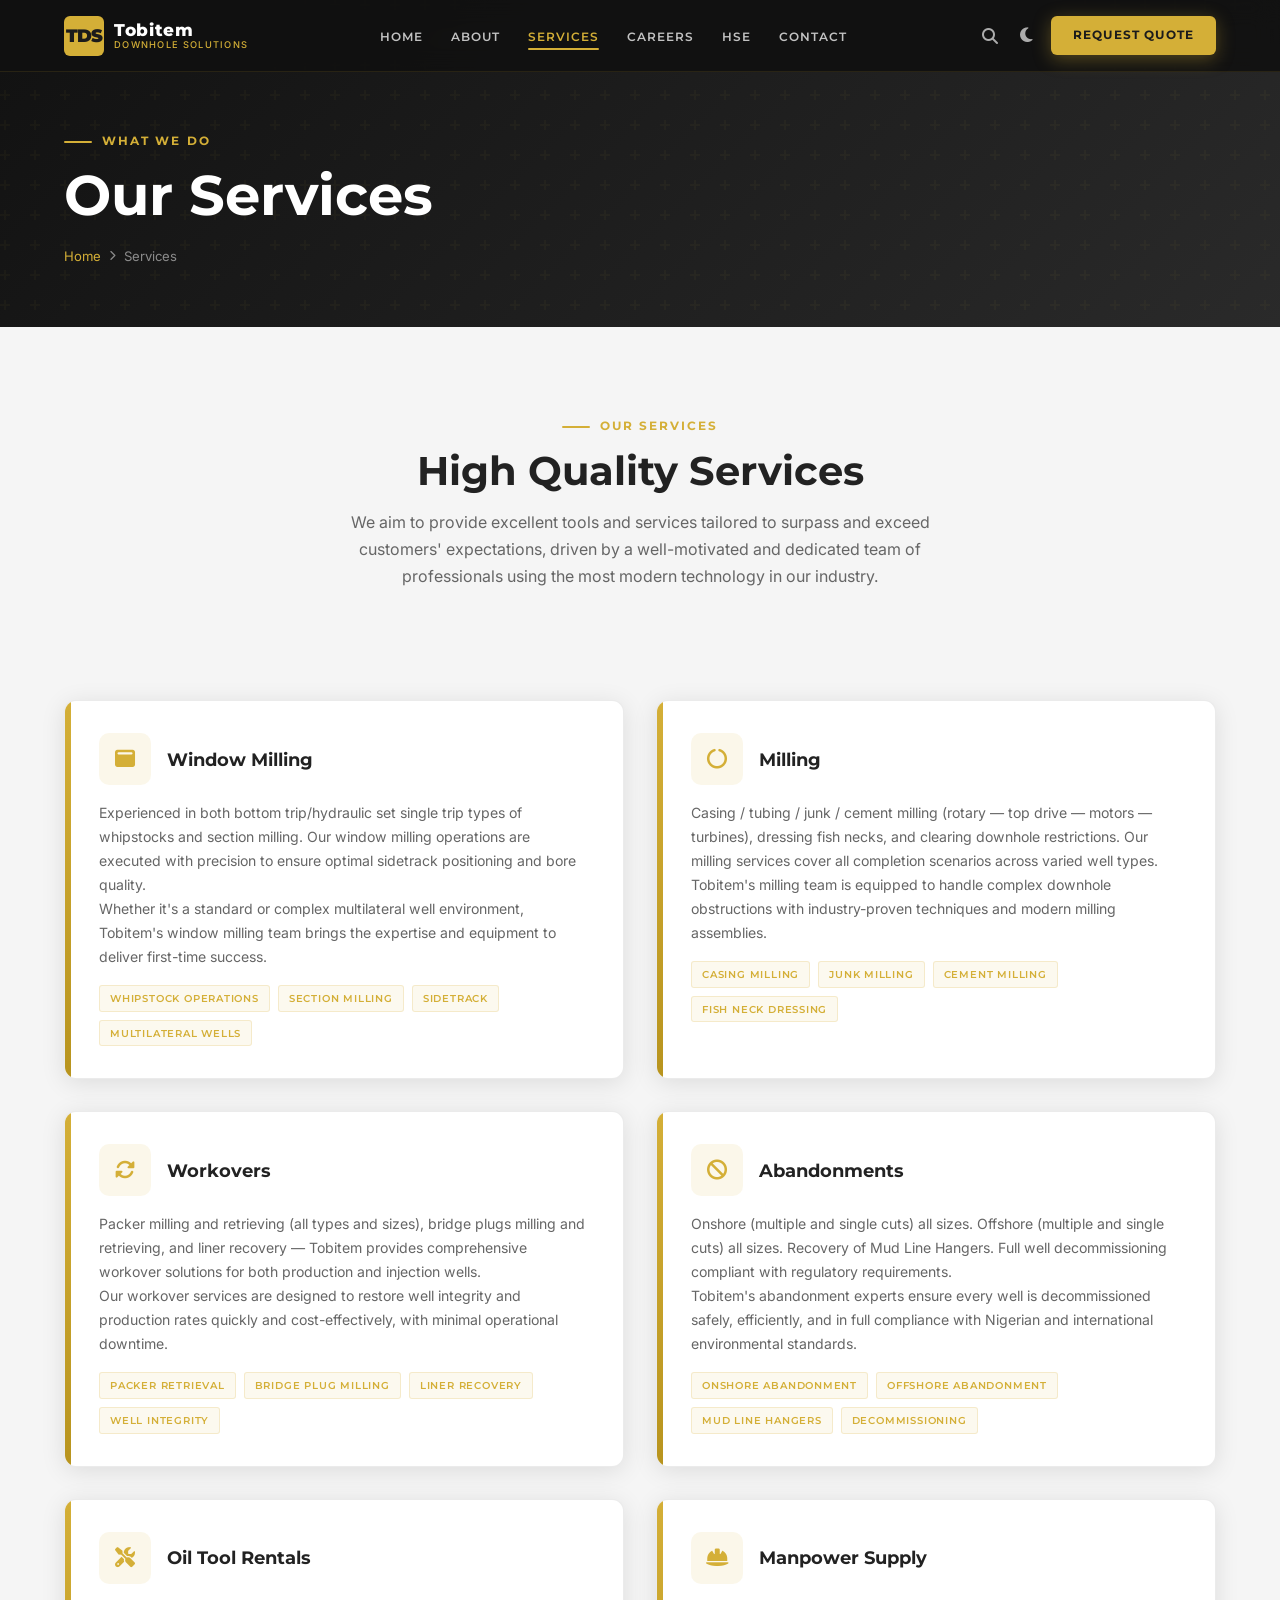
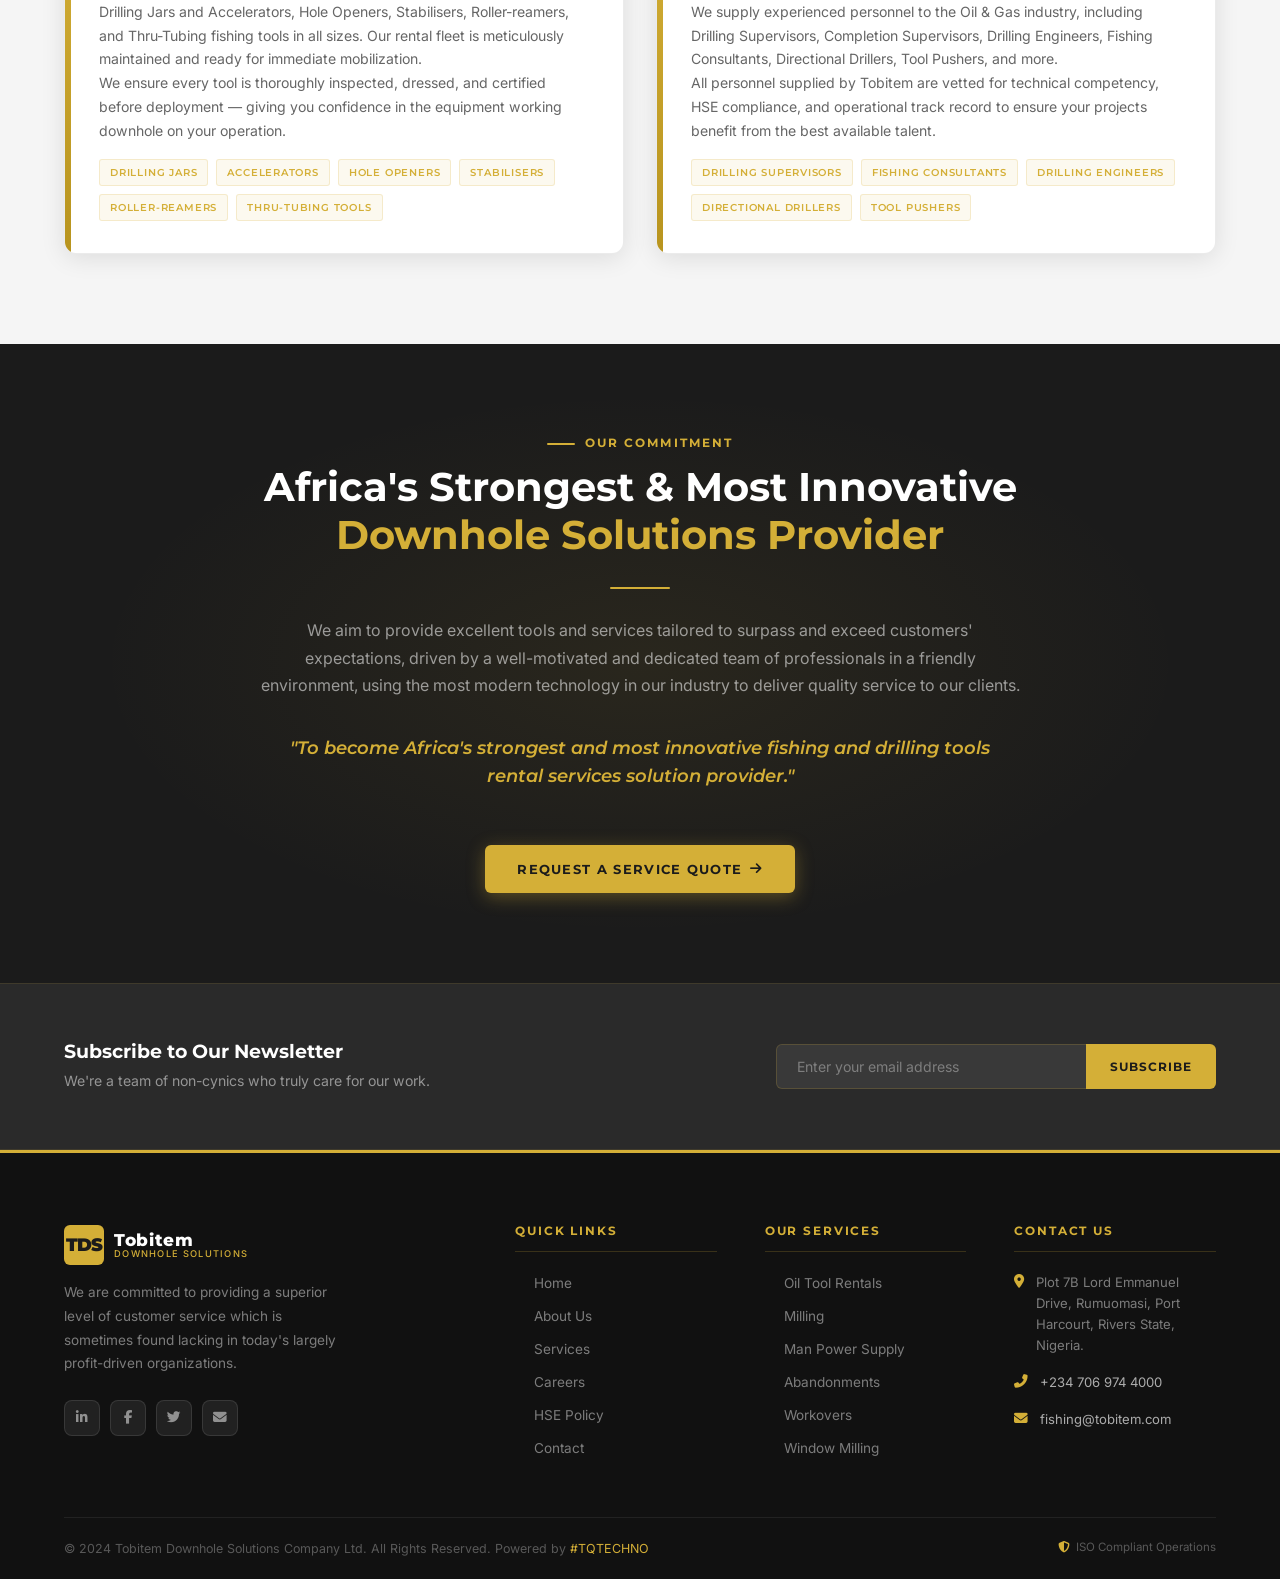
<file: tobitem-website/services.html>
<!DOCTYPE html>
<html lang="en" data-theme="light">
<head>
  <meta charset="UTF-8" />
  <meta name="viewport" content="width=device-width, initial-scale=1.0" />
  <meta name="description" content="Tobitem Downhole Solutions services — Oil Tool Rentals, Milling, Window Milling, Workovers, Abandonments, and Manpower Supply." />
  <title>Services | Tobitem Downhole Solutions</title>
  <link rel="preconnect" href="https://fonts.googleapis.com" />
  <link rel="preconnect" href="https://fonts.gstatic.com" crossorigin />
  <link href="https://fonts.googleapis.com/css2?family=Montserrat:wght@400;500;600;700;800;900&family=Inter:wght@300;400;500;600&display=swap" rel="stylesheet" />
  <link rel="stylesheet" href="https://cdnjs.cloudflare.com/ajax/libs/font-awesome/6.5.0/css/all.min.css" />
  <link rel="stylesheet" href="css/style.css" />
</head>
<body>

  <!-- NAVBAR -->
  <nav id="navbar">
    <div class="container nav-inner">
      <a href="index.html" class="nav-logo">
        <div class="logo-mark">TDS</div>
        <div class="logo-text"><span>Tobitem</span><span>Downhole Solutions</span></div>
      </a>
      <ul class="nav-menu">
        <li><a href="index.html" class="nav-link">Home</a></li>
        <li><a href="about.html" class="nav-link">About</a></li>
        <li><a href="services.html" class="nav-link">Services</a></li>
        <li><a href="careers.html" class="nav-link">Careers</a></li>
        <li><a href="hse.html" class="nav-link">HSE</a></li>
        <li><a href="contact.html" class="nav-link">Contact</a></li>
      </ul>
      <div class="nav-right">
        <div class="search-wrap">
          <input type="text" id="search-input" class="search-input" placeholder="Search..." />
          <button id="search-btn" class="search-btn"><i class="fas fa-search"></i></button>
        </div>
        <button class="theme-toggle" id="theme-toggle"><i class="fas fa-moon"></i></button>
        <a href="contact.html" class="btn btn-gold" style="padding:10px 22px;font-size:0.72rem;">Request Quote</a>
        <button class="hamburger" id="hamburger"><span></span><span></span><span></span></button>
      </div>
    </div>
  </nav>
  <div class="mobile-nav" id="mobile-nav">
    <a href="index.html">Home</a><a href="about.html">About</a><a href="services.html">Services</a>
    <a href="careers.html">Careers</a><a href="hse.html">HSE</a><a href="contact.html">Contact</a>
    <a href="contact.html" class="btn btn-gold">Request Quote</a>
  </div>

  <!-- PAGE HERO -->
  <section class="page-hero">
    <div class="container page-hero-content">
      <div class="eyebrow">What We Do</div>
      <h1>Our Services</h1>
      <nav class="breadcrumb" aria-label="Breadcrumb">
        <a href="index.html">Home</a>
        <i class="fas fa-chevron-right"></i>
        <span>Services</span>
      </nav>
    </div>
  </section>

  <!-- INTRO -->
  <section class="section-pad" style="background:var(--light-bg);">
    <div class="container">
      <div class="section-header text-center reveal" style="margin-bottom:20px;">
        <div class="eyebrow">Our Services</div>
        <h2>High Quality Services</h2>
        <p>We aim to provide excellent tools and services tailored to surpass and exceed customers' expectations, driven by a well-motivated and dedicated team of professionals using the most modern technology in our industry.</p>
      </div>
    </div>
  </section>

  <!-- SERVICES FULL DETAIL -->
  <section class="services-full section-pad" style="padding-top:0;">
    <div class="container">
      <div class="services-full-grid stagger">

        <!-- Window Milling -->
        <div class="service-full-card" id="wmilling">
          <div class="service-accent"></div>
          <div class="service-full-body">
            <div class="service-full-header">
              <div class="service-full-icon"><i class="fas fa-window-maximize"></i></div>
              <h3>Window Milling</h3>
            </div>
            <p>Experienced in both bottom trip/hydraulic set single trip types of whipstocks and section milling. Our window milling operations are executed with precision to ensure optimal sidetrack positioning and bore quality.</p>
            <p>Whether it's a standard or complex multilateral well environment, Tobitem's window milling team brings the expertise and equipment to deliver first-time success.</p>
            <div class="service-tags">
              <span class="service-tag">Whipstock Operations</span>
              <span class="service-tag">Section Milling</span>
              <span class="service-tag">Sidetrack</span>
              <span class="service-tag">Multilateral Wells</span>
            </div>
          </div>
        </div>

        <!-- Milling -->
        <div class="service-full-card" id="milling">
          <div class="service-accent"></div>
          <div class="service-full-body">
            <div class="service-full-header">
              <div class="service-full-icon"><i class="fas fa-circle-notch"></i></div>
              <h3>Milling</h3>
            </div>
            <p>Casing / tubing / junk / cement milling (rotary — top drive — motors — turbines), dressing fish necks, and clearing downhole restrictions. Our milling services cover all completion scenarios across varied well types.</p>
            <p>Tobitem's milling team is equipped to handle complex downhole obstructions with industry-proven techniques and modern milling assemblies.</p>
            <div class="service-tags">
              <span class="service-tag">Casing Milling</span>
              <span class="service-tag">Junk Milling</span>
              <span class="service-tag">Cement Milling</span>
              <span class="service-tag">Fish Neck Dressing</span>
            </div>
          </div>
        </div>

        <!-- Workovers -->
        <div class="service-full-card" id="workovers">
          <div class="service-accent"></div>
          <div class="service-full-body">
            <div class="service-full-header">
              <div class="service-full-icon"><i class="fas fa-sync-alt"></i></div>
              <h3>Workovers</h3>
            </div>
            <p>Packer milling and retrieving (all types and sizes), bridge plugs milling and retrieving, and liner recovery — Tobitem provides comprehensive workover solutions for both production and injection wells.</p>
            <p>Our workover services are designed to restore well integrity and production rates quickly and cost-effectively, with minimal operational downtime.</p>
            <div class="service-tags">
              <span class="service-tag">Packer Retrieval</span>
              <span class="service-tag">Bridge Plug Milling</span>
              <span class="service-tag">Liner Recovery</span>
              <span class="service-tag">Well Integrity</span>
            </div>
          </div>
        </div>

        <!-- Abandonments -->
        <div class="service-full-card" id="abandonments">
          <div class="service-accent"></div>
          <div class="service-full-body">
            <div class="service-full-header">
              <div class="service-full-icon"><i class="fas fa-ban"></i></div>
              <h3>Abandonments</h3>
            </div>
            <p>Onshore (multiple and single cuts) all sizes. Offshore (multiple and single cuts) all sizes. Recovery of Mud Line Hangers. Full well decommissioning compliant with regulatory requirements.</p>
            <p>Tobitem's abandonment experts ensure every well is decommissioned safely, efficiently, and in full compliance with Nigerian and international environmental standards.</p>
            <div class="service-tags">
              <span class="service-tag">Onshore Abandonment</span>
              <span class="service-tag">Offshore Abandonment</span>
              <span class="service-tag">Mud Line Hangers</span>
              <span class="service-tag">Decommissioning</span>
            </div>
          </div>
        </div>

        <!-- Oil Tool Rentals -->
        <div class="service-full-card" id="tools">
          <div class="service-accent"></div>
          <div class="service-full-body">
            <div class="service-full-header">
              <div class="service-full-icon"><i class="fas fa-tools"></i></div>
              <h3>Oil Tool Rentals</h3>
            </div>
            <p>Drilling Jars and Accelerators, Hole Openers, Stabilisers, Roller-reamers, and Thru-Tubing fishing tools in all sizes. Our rental fleet is meticulously maintained and ready for immediate mobilization.</p>
            <p>We ensure every tool is thoroughly inspected, dressed, and certified before deployment — giving you confidence in the equipment working downhole on your operation.</p>
            <div class="service-tags">
              <span class="service-tag">Drilling Jars</span>
              <span class="service-tag">Accelerators</span>
              <span class="service-tag">Hole Openers</span>
              <span class="service-tag">Stabilisers</span>
              <span class="service-tag">Roller-reamers</span>
              <span class="service-tag">Thru-Tubing Tools</span>
            </div>
          </div>
        </div>

        <!-- Manpower Supply -->
        <div class="service-full-card" id="manpower">
          <div class="service-accent"></div>
          <div class="service-full-body">
            <div class="service-full-header">
              <div class="service-full-icon"><i class="fas fa-hard-hat"></i></div>
              <h3>Manpower Supply</h3>
            </div>
            <p>We supply experienced personnel to the Oil &amp; Gas industry, including Drilling Supervisors, Completion Supervisors, Drilling Engineers, Fishing Consultants, Directional Drillers, Tool Pushers, and more.</p>
            <p>All personnel supplied by Tobitem are vetted for technical competency, HSE compliance, and operational track record to ensure your projects benefit from the best available talent.</p>
            <div class="service-tags">
              <span class="service-tag">Drilling Supervisors</span>
              <span class="service-tag">Fishing Consultants</span>
              <span class="service-tag">Drilling Engineers</span>
              <span class="service-tag">Directional Drillers</span>
              <span class="service-tag">Tool Pushers</span>
            </div>
          </div>
        </div>

      </div>
    </div>
  </section>

  <!-- SERVICES MISSION BANNER -->
  <section class="services-mission section-pad">
    <div class="container">
      <div class="sm-inner reveal">
        <div class="eyebrow" style="justify-content:center;">Our Commitment</div>
        <h2>Africa's Strongest &amp; Most Innovative<br><span class="text-gold">Downhole Solutions Provider</span></h2>
        <div class="sm-divider"></div>
        <p>We aim to provide excellent tools and services tailored to surpass and exceed customers' expectations, driven by a well-motivated and dedicated team of professionals in a friendly environment, using the most modern technology in our industry to deliver quality service to our clients.</p>
        <br>
        <blockquote>"To become Africa's strongest and most innovative fishing and drilling tools rental services solution provider."</blockquote>
        <br><br>
        <a href="contact.html" class="btn btn-gold">Request a Service Quote <i class="fas fa-arrow-right"></i></a>
      </div>
    </div>
  </section>

  <!-- NEWSLETTER -->
  <section class="newsletter">
    <div class="container newsletter-inner">
      <div class="newsletter-text">
        <h4>Subscribe to Our Newsletter</h4>
        <p>We're a team of non-cynics who truly care for our work.</p>
      </div>
      <form class="newsletter-form" novalidate>
        <input type="email" placeholder="Enter your email address" required />
        <button type="submit">Subscribe</button>
      </form>
    </div>
  </section>

  <!-- FOOTER -->
  <footer>
    <div class="container">
      <div class="footer-grid">
        <div class="footer-brand">
          <a href="index.html" class="nav-logo">
            <div class="logo-mark">TDS</div>
            <div class="logo-text"><span>Tobitem</span><span>Downhole Solutions</span></div>
          </a>
          <p>We are committed to providing a superior level of customer service which is sometimes found lacking in today's largely profit-driven organizations.</p>
          <div class="footer-social">
            <a href="#" class="social-btn"><i class="fab fa-linkedin-in"></i></a>
            <a href="#" class="social-btn"><i class="fab fa-facebook-f"></i></a>
            <a href="#" class="social-btn"><i class="fab fa-twitter"></i></a>
            <a href="mailto:fishing@tobitem.com" class="social-btn"><i class="fas fa-envelope"></i></a>
          </div>
        </div>
        <div class="footer-col">
          <h5>Quick Links</h5>
          <ul class="footer-links">
            <li><a href="index.html">Home</a></li><li><a href="about.html">About Us</a></li>
            <li><a href="services.html">Services</a></li><li><a href="careers.html">Careers</a></li>
            <li><a href="hse.html">HSE Policy</a></li><li><a href="contact.html">Contact</a></li>
          </ul>
        </div>
        <div class="footer-col">
          <h5>Our Services</h5>
          <ul class="footer-links">
            <li><a href="#tools">Oil Tool Rentals</a></li>
            <li><a href="#milling">Milling</a></li>
            <li><a href="#manpower">Man Power Supply</a></li>
            <li><a href="#abandonments">Abandonments</a></li>
            <li><a href="#workovers">Workovers</a></li>
            <li><a href="#wmilling">Window Milling</a></li>
          </ul>
        </div>
        <div class="footer-col">
          <h5>Contact Us</h5>
          <div class="footer-contact-item"><i class="fas fa-map-marker-alt"></i><p>Plot 7B Lord Emmanuel Drive, Rumuomasi, Port Harcourt, Rivers State, Nigeria.</p></div>
          <div class="footer-contact-item"><i class="fas fa-phone-alt"></i><p><a href="tel:+2347069744000">+234 706 974 4000</a></p></div>
          <div class="footer-contact-item"><i class="fas fa-envelope"></i><p><a href="mailto:fishing@tobitem.com">fishing@tobitem.com</a></p></div>
        </div>
      </div>
      <div class="footer-bottom">
        <p>&copy; 2024 Tobitem Downhole Solutions Company Ltd. All Rights Reserved. Powered by <a href="https://tqtechno.com/" target="_blank" rel="noopener">#TQTECHNO</a></p>
        <div class="footer-badge"><i class="fas fa-shield-alt"></i><span>ISO Compliant Operations</span></div>
      </div>
    </div>
  </footer>

  <button id="back-to-top" aria-label="Back to top"><i class="fas fa-chevron-up"></i></button>
  <script src="js/script.js"></script>
</body>
</html>
</file>
<file: tobitem-website/css/style.css>
/* ============================================================
   TOBITEM DOWNHOLE SOLUTIONS — style.css
   Design: Industrial · Premium · Corporate
   ============================================================ */

/* --- Google Fonts --- */
@import url('https://fonts.googleapis.com/css2?family=Montserrat:wght@400;500;600;700;800;900&family=Inter:wght@300;400;500;600&display=swap');

/* --- CSS Variables --- */
:root {
  --gold: #d4af37;
  --gold-light: #e8cb5d;
  --gold-dark: #b8941e;
  --dark: #1b1b1b;
  --dark-2: #111111;
  --dark-3: #2a2a2a;
  --light-bg: #f5f5f5;
  --light-bg-2: #ebebeb;
  --text: #222222;
  --text-muted: #666666;
  --text-light: #999999;
  --white: #ffffff;
  --border: rgba(212,175,55,0.25);
  --border-light: rgba(0,0,0,0.08);
  --shadow: 0 4px 24px rgba(0,0,0,0.10);
  --shadow-lg: 0 12px 48px rgba(0,0,0,0.16);
  --shadow-gold: 0 4px 24px rgba(212,175,55,0.18);
  --nav-height: 72px;
  --transition: 0.35s cubic-bezier(0.4,0,0.2,1);
  --radius: 6px;
  --radius-lg: 12px;
}

/* Dark Mode */
[data-theme="dark"] {
  --light-bg: #181818;
  --light-bg-2: #222222;
  --text: #f0f0f0;
  --text-muted: #aaaaaa;
  --text-light: #777777;
  --white: #1e1e1e;
  --border-light: rgba(255,255,255,0.08);
  --shadow: 0 4px 24px rgba(0,0,0,0.40);
  --shadow-lg: 0 12px 48px rgba(0,0,0,0.50);
}

/* --- Reset & Base --- */
*, *::before, *::after { box-sizing: border-box; margin: 0; padding: 0; }
html { scroll-behavior: smooth; font-size: 16px; }
body {
  font-family: 'Inter', sans-serif;
  background: var(--light-bg);
  color: var(--text);
  line-height: 1.7;
  overflow-x: hidden;
  transition: background var(--transition), color var(--transition);
}
img { max-width: 100%; height: auto; display: block; }
a { text-decoration: none; color: inherit; }
ul { list-style: none; }
button { cursor: pointer; border: none; background: none; font-family: inherit; }

/* --- Typography --- */
h1,h2,h3,h4,h5,h6 {
  font-family: 'Montserrat', sans-serif;
  font-weight: 700;
  line-height: 1.2;
  color: var(--text);
}
h1 { font-size: clamp(2rem, 5vw, 3.5rem); }
h2 { font-size: clamp(1.6rem, 3.5vw, 2.5rem); }
h3 { font-size: clamp(1.2rem, 2.5vw, 1.75rem); }
h4 { font-size: 1.15rem; }
p { color: var(--text-muted); margin-bottom: 1rem; }
p:last-child { margin-bottom: 0; }

/* --- Utility --- */
.container { max-width: 1200px; margin: 0 auto; padding: 0 24px; }
.section-pad { padding: 90px 0; }
.section-pad-sm { padding: 60px 0; }
.text-center { text-align: center; }
.text-gold { color: var(--gold); }
.gold-bar {
  display: inline-block;
  width: 50px; height: 3px;
  background: var(--gold);
  border-radius: 2px;
  margin-bottom: 16px;
}
.eyebrow {
  font-family: 'Montserrat', sans-serif;
  font-size: 0.72rem;
  font-weight: 700;
  letter-spacing: 0.18em;
  text-transform: uppercase;
  color: var(--gold);
  margin-bottom: 10px;
  display: flex;
  align-items: center;
  gap: 10px;
}
.eyebrow::before {
  content: '';
  display: inline-block;
  width: 28px; height: 2px;
  background: var(--gold);
  border-radius: 2px;
}

/* --- Buttons --- */
.btn {
  display: inline-flex;
  align-items: center;
  gap: 8px;
  padding: 13px 32px;
  border-radius: var(--radius);
  font-family: 'Montserrat', sans-serif;
  font-size: 0.82rem;
  font-weight: 700;
  letter-spacing: 0.1em;
  text-transform: uppercase;
  transition: var(--transition);
  position: relative;
  overflow: hidden;
}
.btn::after {
  content: '';
  position: absolute;
  inset: 0;
  background: rgba(255,255,255,0.12);
  opacity: 0;
  transition: opacity 0.2s;
}
.btn:hover::after { opacity: 1; }
.btn-gold {
  background: var(--gold);
  color: var(--dark);
  box-shadow: 0 4px 18px rgba(212,175,55,0.35);
}
.btn-gold:hover {
  background: var(--gold-light);
  transform: translateY(-2px);
  box-shadow: 0 8px 28px rgba(212,175,55,0.45);
}
.btn-outline {
  border: 2px solid var(--gold);
  color: var(--gold);
}
.btn-outline:hover {
  background: var(--gold);
  color: var(--dark);
  transform: translateY(-2px);
}
.btn-dark {
  background: var(--dark);
  color: var(--white);
}
.btn-dark:hover {
  background: var(--dark-3);
  transform: translateY(-2px);
}
[data-theme="dark"] .btn-dark {
  background: var(--gold);
  color: var(--dark);
}

/* ============================================================
   NAVBAR
   ============================================================ */
#navbar {
  position: fixed;
  top: 0; left: 0; right: 0;
  z-index: 9999;
  height: var(--nav-height);
  background: rgba(17,17,17,0.92);
  backdrop-filter: blur(12px);
  -webkit-backdrop-filter: blur(12px);
  border-bottom: 1px solid rgba(212,175,55,0.12);
  transition: background var(--transition), box-shadow var(--transition), height var(--transition);
}
#navbar.scrolled {
  background: rgba(10,10,10,0.98);
  box-shadow: 0 4px 32px rgba(0,0,0,0.5);
  height: 62px;
}
.nav-inner {
  display: flex;
  align-items: center;
  justify-content: space-between;
  height: 100%;
  gap: 24px;
}
.nav-logo {
  display: flex;
  align-items: center;
  gap: 10px;
  flex-shrink: 0;
}
.logo-mark {
  width: 40px; height: 40px;
  background: var(--gold);
  border-radius: 6px;
  display: flex;
  align-items: center;
  justify-content: center;
  font-family: 'Montserrat', sans-serif;
  font-weight: 900;
  font-size: 1.1rem;
  color: var(--dark);
  letter-spacing: -1px;
}
.logo-text {
  display: flex;
  flex-direction: column;
  line-height: 1.1;
}
.logo-text span:first-child {
  font-family: 'Montserrat', sans-serif;
  font-weight: 800;
  font-size: 1.05rem;
  color: var(--white);
  letter-spacing: 0.04em;
}
[data-theme="dark"] .logo-text span:first-child { color: #f0f0f0; }
.logo-text span:last-child {
  font-family: 'Inter', sans-serif;
  font-size: 0.58rem;
  color: var(--gold);
  letter-spacing: 0.14em;
  text-transform: uppercase;
  font-weight: 500;
}
.nav-menu {
  display: flex;
  align-items: center;
  gap: 4px;
}
.nav-link {
  font-family: 'Montserrat', sans-serif;
  font-size: 0.78rem;
  font-weight: 600;
  letter-spacing: 0.08em;
  text-transform: uppercase;
  color: rgba(255,255,255,0.75);
  padding: 6px 12px;
  border-radius: var(--radius);
  position: relative;
  transition: color 0.2s;
}
.nav-link::after {
  content: '';
  position: absolute;
  bottom: 0; left: 50%; right: 50%;
  height: 2px;
  background: var(--gold);
  border-radius: 2px;
  transition: left 0.25s, right 0.25s;
}
.nav-link:hover,
.nav-link.active {
  color: var(--gold);
}
.nav-link:hover::after,
.nav-link.active::after {
  left: 12px; right: 12px;
}
.nav-right {
  display: flex;
  align-items: center;
  gap: 12px;
  flex-shrink: 0;
}
.search-wrap {
  position: relative;
  display: flex;
  align-items: center;
}
.search-input {
  width: 0;
  padding: 7px 0;
  border: none;
  border-bottom: 2px solid transparent;
  background: transparent;
  color: var(--white);
  font-family: 'Inter', sans-serif;
  font-size: 0.82rem;
  transition: width 0.35s, border-color 0.25s, padding 0.35s;
  outline: none;
}
.search-input.open {
  width: 160px;
  border-bottom-color: var(--gold);
  padding: 7px 8px;
}
.search-input::placeholder { color: rgba(255,255,255,0.4); }
.search-btn {
  color: rgba(255,255,255,0.65);
  font-size: 1rem;
  padding: 4px;
  transition: color 0.2s;
}
.search-btn:hover { color: var(--gold); }
.theme-toggle {
  color: rgba(255,255,255,0.65);
  font-size: 1.05rem;
  padding: 6px;
  border-radius: 50%;
  transition: color 0.2s, background 0.2s;
  display: flex; align-items: center; justify-content: center;
}
.theme-toggle:hover {
  color: var(--gold);
  background: rgba(212,175,55,0.1);
}
.hamburger {
  display: none;
  flex-direction: column;
  gap: 5px;
  padding: 6px;
  cursor: pointer;
}
.hamburger span {
  display: block;
  width: 22px; height: 2px;
  background: rgba(255,255,255,0.75);
  border-radius: 2px;
  transition: var(--transition);
}
.hamburger.open span:nth-child(1) { transform: translateY(7px) rotate(45deg); }
.hamburger.open span:nth-child(2) { opacity: 0; transform: scaleX(0); }
.hamburger.open span:nth-child(3) { transform: translateY(-7px) rotate(-45deg); }

/* Mobile Nav */
.mobile-nav {
  display: none;
  position: fixed;
  top: var(--nav-height);
  left: 0; right: 0;
  background: rgba(10,10,10,0.98);
  border-bottom: 1px solid rgba(212,175,55,0.15);
  z-index: 9998;
  transform: translateY(-100%);
  opacity: 0;
  transition: transform 0.35s cubic-bezier(0.4,0,0.2,1), opacity 0.35s;
  padding: 16px 0 24px;
}
.mobile-nav.open {
  transform: translateY(0);
  opacity: 1;
  display: block;
}
.mobile-nav a {
  display: block;
  padding: 12px 28px;
  font-family: 'Montserrat', sans-serif;
  font-size: 0.85rem;
  font-weight: 600;
  letter-spacing: 0.1em;
  text-transform: uppercase;
  color: rgba(255,255,255,0.75);
  border-bottom: 1px solid rgba(255,255,255,0.05);
  transition: color 0.2s, padding-left 0.2s;
}
.mobile-nav a:hover { color: var(--gold); padding-left: 36px; }
.mobile-nav .btn { margin: 16px 28px 0; }

/* ============================================================
   PAGE HERO (inner pages)
   ============================================================ */
.page-hero {
  background: linear-gradient(135deg, var(--dark-2) 0%, var(--dark-3) 100%);
  padding: calc(var(--nav-height) + 60px) 0 60px;
  position: relative;
  overflow: hidden;
}
.page-hero::before {
  content: '';
  position: absolute;
  inset: 0;
  background: url("data:image/svg+xml,%3Csvg width='60' height='60' viewBox='0 0 60 60' xmlns='http://www.w3.org/2000/svg'%3E%3Cg fill='none' fill-rule='evenodd'%3E%3Cg fill='%23d4af37' fill-opacity='0.04'%3E%3Cpath d='M36 34v-4h-2v4h-4v2h4v4h2v-4h4v-2h-4zm0-30V0h-2v4h-4v2h4v4h2V6h4V4h-4zM6 34v-4H4v4H0v2h4v4h2v-4h4v-2H6zM6 4V0H4v4H0v2h4v4h2V6h4V4H6z'/%3E%3C/g%3E%3C/g%3E%3C/svg%3E");
}
.page-hero-content { position: relative; z-index: 1; }
.page-hero-content .eyebrow { justify-content: flex-start; }
.page-hero h1 { color: var(--white); margin-bottom: 12px; }
.breadcrumb {
  display: flex;
  align-items: center;
  gap: 8px;
  font-size: 0.82rem;
  color: rgba(255,255,255,0.5);
  margin-top: 16px;
}
.breadcrumb a { color: var(--gold); }
.breadcrumb span { color: rgba(255,255,255,0.5); }
.breadcrumb i { font-size: 0.65rem; }

/* ============================================================
   HERO SLIDER
   ============================================================ */
#hero-slider {
  position: relative;
  height: 100vh;
  min-height: 600px;
  overflow: hidden;
  margin-top: var(--nav-height);
}
.slide {
  position: absolute;
  inset: 0;
  display: flex;
  align-items: center;
  justify-content: center;
  opacity: 0;
  transition: opacity 0.9s cubic-bezier(0.4,0,0.2,1);
  pointer-events: none;
}
.slide.active {
  opacity: 1;
  pointer-events: auto;
  z-index: 1;
}
.slide-bg {
  position: absolute;
  inset: 0;
  background-size: cover;
  background-position: center;
  background-repeat: no-repeat;
  transform: scale(1.05);
  transition: transform 6s ease;
}
.slide.active .slide-bg { transform: scale(1); }

/* SVG-based gradient background for slides (no external images needed) */
.slide-1 .slide-bg {
  background: linear-gradient(135deg, #0d0d0d 0%, #1a1206 40%, #0d0d0d 100%);
  background-image:
    radial-gradient(ellipse at 20% 50%, rgba(212,175,55,0.12) 0%, transparent 60%),
    radial-gradient(ellipse at 80% 20%, rgba(212,175,55,0.08) 0%, transparent 50%),
    repeating-linear-gradient(45deg, transparent, transparent 35px, rgba(212,175,55,0.015) 35px, rgba(212,175,55,0.015) 70px);
}
.slide-2 .slide-bg {
  background: linear-gradient(135deg, #111108 0%, #1c1600 40%, #0a0a0a 100%);
  background-image:
    radial-gradient(ellipse at 70% 60%, rgba(212,175,55,0.10) 0%, transparent 55%),
    radial-gradient(ellipse at 10% 30%, rgba(212,175,55,0.07) 0%, transparent 45%),
    repeating-linear-gradient(-45deg, transparent, transparent 40px, rgba(212,175,55,0.012) 40px, rgba(212,175,55,0.012) 80px);
}
.slide-3 .slide-bg {
  background: linear-gradient(135deg, #0a0a12 0%, #160f00 50%, #0d0d0d 100%);
  background-image:
    radial-gradient(ellipse at 50% 80%, rgba(212,175,55,0.11) 0%, transparent 50%),
    radial-gradient(ellipse at 40% 10%, rgba(212,175,55,0.06) 0%, transparent 40%),
    repeating-linear-gradient(90deg, transparent, transparent 50px, rgba(212,175,55,0.01) 50px, rgba(212,175,55,0.01) 100px);
}
.slide-overlay {
  position: absolute;
  inset: 0;
  background: rgba(0,0,0,0.55);
}
.slide-content {
  position: relative;
  z-index: 2;
  text-align: center;
  max-width: 820px;
  padding: 0 24px;
  transform: translateY(30px);
  opacity: 0;
  transition: transform 0.8s 0.2s cubic-bezier(0.4,0,0.2,1), opacity 0.8s 0.2s;
}
.slide.active .slide-content { transform: translateY(0); opacity: 1; }
.slide-eyebrow {
  font-family: 'Montserrat', sans-serif;
  font-size: 0.72rem;
  font-weight: 700;
  letter-spacing: 0.2em;
  text-transform: uppercase;
  color: var(--gold);
  margin-bottom: 20px;
  display: flex;
  align-items: center;
  justify-content: center;
  gap: 12px;
}
.slide-eyebrow::before,
.slide-eyebrow::after {
  content: '';
  width: 36px; height: 1px;
  background: var(--gold);
  opacity: 0.7;
}
.slide-content h1 {
  color: var(--white);
  margin-bottom: 20px;
  text-shadow: 0 2px 20px rgba(0,0,0,0.4);
}
.slide-content p {
  color: rgba(255,255,255,0.75);
  font-size: 1.05rem;
  margin-bottom: 36px;
  max-width: 580px;
  margin-left: auto;
  margin-right: auto;
}

/* Slider Controls */
.slider-arrow {
  position: absolute;
  top: 50%; transform: translateY(-50%);
  z-index: 10;
  width: 48px; height: 48px;
  border-radius: 50%;
  background: rgba(212,175,55,0.15);
  border: 2px solid rgba(212,175,55,0.5);
  color: var(--gold);
  font-size: 1rem;
  display: flex; align-items: center; justify-content: center;
  transition: var(--transition);
  backdrop-filter: blur(6px);
}
.slider-arrow:hover {
  background: var(--gold);
  color: var(--dark);
  transform: translateY(-50%) scale(1.08);
}
.slider-arrow.prev { left: 28px; }
.slider-arrow.next { right: 28px; }
.slider-dots {
  position: absolute;
  bottom: 28px; left: 50%;
  transform: translateX(-50%);
  z-index: 10;
  display: flex;
  gap: 10px;
}
.dot {
  width: 8px; height: 8px;
  border-radius: 50%;
  background: rgba(255,255,255,0.35);
  transition: var(--transition);
  cursor: pointer;
}
.dot.active {
  background: var(--gold);
  width: 24px;
  border-radius: 4px;
}

/* Quick Contact Bar */
.quick-contact-bar {
  background: var(--dark);
  padding: 16px 0;
  border-bottom: 1px solid rgba(212,175,55,0.15);
}
.quick-contact-inner {
  display: flex;
  align-items: center;
  justify-content: flex-end;
  gap: 32px;
  flex-wrap: wrap;
}
.qc-item {
  display: flex;
  align-items: center;
  gap: 10px;
  font-size: 0.82rem;
}
.qc-item i { color: var(--gold); }
.qc-item span { color: rgba(255,255,255,0.5); font-size: 0.72rem; text-transform: uppercase; letter-spacing: 0.08em; }
.qc-item a { color: var(--white); font-weight: 500; }

/* ============================================================
   HOME: ABOUT SECTION
   ============================================================ */
.home-about { background: var(--light-bg); }
.home-about-grid {
  display: grid;
  grid-template-columns: 1fr 1fr;
  gap: 72px;
  align-items: center;
}
.about-image-wrap {
  position: relative;
}
.about-image-main {
  width: 100%;
  aspect-ratio: 4/3;
  background: linear-gradient(135deg, var(--dark) 0%, var(--dark-3) 100%);
  border-radius: var(--radius-lg);
  overflow: hidden;
  position: relative;
}
.about-image-main::after {
  content: '';
  position: absolute;
  inset: 0;
  background: linear-gradient(135deg,
    rgba(212,175,55,0.15) 0%,
    transparent 50%,
    rgba(212,175,55,0.08) 100%);
}
.about-img-pattern {
  width: 100%;
  height: 100%;
  background:
    radial-gradient(circle at 30% 40%, rgba(212,175,55,0.12) 0%, transparent 50%),
    radial-gradient(circle at 70% 70%, rgba(212,175,55,0.08) 0%, transparent 40%),
    repeating-linear-gradient(45deg, transparent, transparent 20px, rgba(212,175,55,0.03) 20px, rgba(212,175,55,0.03) 40px);
  display: flex;
  align-items: center;
  justify-content: center;
}
.about-img-icon {
  font-size: 6rem;
  color: rgba(212,175,55,0.2);
}
.about-badge {
  position: absolute;
  bottom: -20px; right: -20px;
  background: var(--gold);
  border-radius: var(--radius-lg);
  padding: 20px 24px;
  text-align: center;
  box-shadow: var(--shadow-gold);
  min-width: 130px;
}
.about-badge .num {
  font-family: 'Montserrat', sans-serif;
  font-weight: 900;
  font-size: 2.2rem;
  color: var(--dark);
  line-height: 1;
}
.about-badge .label {
  font-family: 'Inter', sans-serif;
  font-size: 0.72rem;
  font-weight: 600;
  color: var(--dark-3);
  text-transform: uppercase;
  letter-spacing: 0.1em;
  margin-top: 4px;
}
.about-text-wrap { padding-right: 8px; }
.about-text-wrap h2 { margin-bottom: 20px; }
.about-text-wrap .lead {
  font-size: 1.05rem;
  color: var(--text);
  font-weight: 500;
  line-height: 1.7;
  margin-bottom: 20px;
}
.about-features {
  display: grid;
  grid-template-columns: 1fr 1fr;
  gap: 16px;
  margin: 28px 0;
}
.about-feature {
  display: flex;
  align-items: flex-start;
  gap: 12px;
}
.feature-icon {
  width: 38px; height: 38px;
  border-radius: 8px;
  background: rgba(212,175,55,0.12);
  display: flex; align-items: center; justify-content: center;
  color: var(--gold);
  font-size: 0.9rem;
  flex-shrink: 0;
  margin-top: 2px;
}
.about-feature p {
  font-size: 0.82rem;
  margin: 0;
  color: var(--text-muted);
}
.about-feature h5 {
  font-family: 'Montserrat', sans-serif;
  font-size: 0.82rem;
  font-weight: 700;
  color: var(--text);
  margin-bottom: 2px;
}

/* ============================================================
   VISION & MISSION
   ============================================================ */
.vision-mission {
  background: var(--dark-2);
  position: relative;
  overflow: hidden;
}
.vision-mission::before {
  content: '';
  position: absolute;
  inset: 0;
  background:
    radial-gradient(ellipse at 10% 50%, rgba(212,175,55,0.08) 0%, transparent 50%),
    radial-gradient(ellipse at 90% 50%, rgba(212,175,55,0.06) 0%, transparent 50%),
    url("data:image/svg+xml,%3Csvg width='40' height='40' viewBox='0 0 40 40' xmlns='http://www.w3.org/2000/svg'%3E%3Cg fill='%23d4af37' fill-opacity='0.03' fill-rule='evenodd'%3E%3Cpath d='M0 40L40 0H20L0 20M40 40V20L20 40'/%3E%3C/g%3E%3C/svg%3E");
}
.vision-mission .section-header { position: relative; }
.vm-grid {
  display: grid;
  grid-template-columns: 1fr 1fr;
  gap: 32px;
  position: relative;
}
.vm-card {
  background: rgba(255,255,255,0.04);
  border: 1px solid rgba(212,175,55,0.18);
  border-radius: var(--radius-lg);
  padding: 44px 40px;
  transition: var(--transition);
  position: relative;
  overflow: hidden;
}
.vm-card::before {
  content: '';
  position: absolute;
  top: 0; left: 0;
  width: 100%; height: 3px;
  background: linear-gradient(90deg, var(--gold), var(--gold-light));
  transform: scaleX(0);
  transform-origin: left;
  transition: transform 0.4s;
}
.vm-card:hover { border-color: rgba(212,175,55,0.4); transform: translateY(-4px); }
.vm-card:hover::before { transform: scaleX(1); }
.vm-icon-wrap {
  width: 62px; height: 62px;
  border-radius: 14px;
  background: rgba(212,175,55,0.12);
  border: 1px solid rgba(212,175,55,0.2);
  display: flex; align-items: center; justify-content: center;
  font-size: 1.5rem;
  color: var(--gold);
  margin-bottom: 24px;
}
.vm-card h3 {
  color: var(--white);
  font-size: 1.25rem;
  margin-bottom: 16px;
}
.vm-card p {
  color: rgba(255,255,255,0.6);
  font-size: 0.92rem;
  line-height: 1.8;
}

/* ============================================================
   SERVICES (Home preview)
   ============================================================ */
.services-section { background: var(--light-bg-2); }
[data-theme="dark"] .services-section { background: var(--dark-3); }
.services-grid {
  display: grid;
  grid-template-columns: repeat(3, 1fr);
  gap: 28px;
}
.service-card {
  background: var(--white);
  border-radius: var(--radius-lg);
  padding: 36px 32px;
  box-shadow: var(--shadow);
  border: 1px solid var(--border-light);
  transition: var(--transition);
  position: relative;
  overflow: hidden;
}
.service-card::after {
  content: '';
  position: absolute;
  bottom: 0; left: 0; right: 0;
  height: 3px;
  background: linear-gradient(90deg, var(--gold), var(--gold-light));
  transform: scaleX(0);
  transform-origin: left;
  transition: transform 0.35s;
}
.service-card:hover {
  transform: translateY(-6px);
  box-shadow: var(--shadow-lg);
  border-color: rgba(212,175,55,0.3);
}
.service-card:hover::after { transform: scaleX(1); }
.service-icon {
  width: 56px; height: 56px;
  border-radius: 12px;
  background: rgba(212,175,55,0.1);
  display: flex; align-items: center; justify-content: center;
  font-size: 1.4rem;
  color: var(--gold);
  margin-bottom: 20px;
  transition: background 0.25s;
}
.service-card:hover .service-icon { background: var(--gold); color: var(--dark); }
.service-card h4 {
  font-size: 1rem;
  margin-bottom: 12px;
  color: var(--text);
}
.service-card p {
  font-size: 0.85rem;
  margin-bottom: 20px;
  line-height: 1.7;
}
.service-link {
  font-family: 'Montserrat', sans-serif;
  font-size: 0.72rem;
  font-weight: 700;
  letter-spacing: 0.1em;
  text-transform: uppercase;
  color: var(--gold);
  display: flex;
  align-items: center;
  gap: 6px;
  transition: gap 0.2s;
}
.service-link:hover { gap: 10px; }
.service-link i { font-size: 0.8rem; }

/* ============================================================
   WHY CHOOSE US (CTA Banner)
   ============================================================ */
.why-us {
  background: var(--dark);
  position: relative;
  overflow: hidden;
}
.why-us::before {
  content: '';
  position: absolute;
  inset: 0;
  background:
    radial-gradient(ellipse at 0% 100%, rgba(212,175,55,0.1) 0%, transparent 50%),
    radial-gradient(ellipse at 100% 0%, rgba(212,175,55,0.07) 0%, transparent 50%);
}
.why-us-grid {
  display: grid;
  grid-template-columns: 1fr 1fr;
  gap: 72px;
  align-items: center;
  position: relative;
}
.why-us-text h2 { color: var(--white); margin-bottom: 16px; }
.why-us-text p { color: rgba(255,255,255,0.6); margin-bottom: 32px; }
.why-list {
  display: flex;
  flex-direction: column;
  gap: 18px;
}
.why-item {
  display: flex;
  align-items: flex-start;
  gap: 16px;
}
.why-check {
  width: 28px; height: 28px;
  border-radius: 50%;
  background: rgba(212,175,55,0.15);
  border: 1px solid rgba(212,175,55,0.3);
  display: flex; align-items: center; justify-content: center;
  color: var(--gold);
  font-size: 0.75rem;
  flex-shrink: 0;
  margin-top: 2px;
}
.why-item p { color: rgba(255,255,255,0.65); font-size: 0.88rem; margin: 0; }
.why-item strong { color: var(--white); }
.why-stats {
  display: grid;
  grid-template-columns: repeat(2, 1fr);
  gap: 24px;
}
.stat-card {
  background: rgba(255,255,255,0.04);
  border: 1px solid rgba(212,175,55,0.2);
  border-radius: var(--radius-lg);
  padding: 32px 28px;
  text-align: center;
  transition: var(--transition);
}
.stat-card:hover {
  background: rgba(212,175,55,0.08);
  border-color: rgba(212,175,55,0.4);
  transform: translateY(-3px);
}
.stat-number {
  font-family: 'Montserrat', sans-serif;
  font-weight: 900;
  font-size: 2.8rem;
  color: var(--gold);
  line-height: 1;
  margin-bottom: 8px;
}
.stat-suffix { font-size: 1.5rem; }
.stat-label {
  font-family: 'Montserrat', sans-serif;
  font-size: 0.7rem;
  font-weight: 700;
  letter-spacing: 0.12em;
  text-transform: uppercase;
  color: rgba(255,255,255,0.5);
}

/* ============================================================
   UNIQUE APPROACH / TIPS
   ============================================================ */
.approach-section { background: var(--light-bg); }
.approach-grid {
  display: grid;
  grid-template-columns: repeat(3, 1fr);
  gap: 28px;
}
.approach-card {
  background: var(--white);
  border-radius: var(--radius-lg);
  overflow: hidden;
  box-shadow: var(--shadow);
  border: 1px solid var(--border-light);
  transition: var(--transition);
}
.approach-card:hover { transform: translateY(-6px); box-shadow: var(--shadow-lg); }
.approach-img {
  height: 200px;
  background: linear-gradient(135deg, var(--dark), var(--dark-3));
  position: relative;
  overflow: hidden;
  display: flex;
  align-items: center;
  justify-content: center;
}
.approach-img-1 {
  background: linear-gradient(135deg, #1a1206, #0d0d0d);
  background-image: radial-gradient(ellipse at 40% 40%, rgba(212,175,55,0.18) 0%, transparent 55%);
}
.approach-img-2 {
  background: linear-gradient(135deg, #0a0e1a, #1b1b1b);
  background-image: radial-gradient(ellipse at 60% 60%, rgba(212,175,55,0.14) 0%, transparent 50%);
}
.approach-img-3 {
  background: linear-gradient(135deg, #100d00, #1b1b1b);
  background-image: radial-gradient(ellipse at 50% 30%, rgba(212,175,55,0.16) 0%, transparent 55%);
}
.approach-img i { font-size: 3.5rem; color: rgba(212,175,55,0.25); }
.approach-body { padding: 28px 28px 32px; }
.approach-tag {
  display: inline-block;
  font-family: 'Montserrat', sans-serif;
  font-size: 0.62rem;
  font-weight: 700;
  letter-spacing: 0.14em;
  text-transform: uppercase;
  color: var(--gold);
  background: rgba(212,175,55,0.1);
  border: 1px solid rgba(212,175,55,0.2);
  border-radius: 3px;
  padding: 4px 10px;
  margin-bottom: 12px;
}
.approach-body h4 { margin-bottom: 10px; font-size: 1rem; }
.approach-body p { font-size: 0.85rem; margin-bottom: 16px; }

/* ============================================================
   PROJECTS / CASE STUDIES
   ============================================================ */
.projects-section { background: var(--light-bg-2); }
[data-theme="dark"] .projects-section { background: var(--dark-3); }
.projects-grid {
  display: grid;
  grid-template-columns: repeat(3, 1fr);
  gap: 28px;
}
.project-card {
  background: var(--white);
  border-radius: var(--radius-lg);
  overflow: hidden;
  box-shadow: var(--shadow);
  border: 1px solid var(--border-light);
  transition: var(--transition);
}
.project-card:hover { transform: translateY(-5px); box-shadow: var(--shadow-lg); }
.project-img {
  height: 180px;
  display: flex;
  align-items: center;
  justify-content: center;
  position: relative;
  overflow: hidden;
}
.project-img-1 { background: linear-gradient(135deg, #1a1206, #2a2008); }
.project-img-2 { background: linear-gradient(135deg, #0d1a0d, #1b2b1b); }
.project-img-3 { background: linear-gradient(135deg, #0d0d1a, #1b1b2b); }
.project-img i { font-size: 3rem; color: rgba(212,175,55,0.3); }
.project-num {
  position: absolute;
  top: 12px; right: 16px;
  font-family: 'Montserrat', sans-serif;
  font-weight: 900;
  font-size: 3rem;
  color: rgba(212,175,55,0.08);
  line-height: 1;
  user-select: none;
}
.project-body { padding: 24px 24px 28px; }
.project-body h4 { font-size: 0.95rem; margin-bottom: 16px; }
.project-meta { display: flex; flex-direction: column; gap: 10px; }
.pm-row { display: flex; align-items: flex-start; gap: 10px; }
.pm-label {
  font-family: 'Montserrat', sans-serif;
  font-size: 0.62rem;
  font-weight: 700;
  letter-spacing: 0.1em;
  text-transform: uppercase;
  color: var(--gold);
  white-space: nowrap;
  margin-top: 2px;
  min-width: 70px;
}
.pm-row p { font-size: 0.8rem; margin: 0; }

/* ============================================================
   CTA BANNER
   ============================================================ */
.cta-banner {
  background: linear-gradient(135deg, var(--gold-dark) 0%, var(--gold) 40%, var(--gold-light) 100%);
  padding: 72px 0;
  position: relative;
  overflow: hidden;
}
.cta-banner::before {
  content: '';
  position: absolute;
  inset: 0;
  background: url("data:image/svg+xml,%3Csvg width='60' height='60' viewBox='0 0 60 60' xmlns='http://www.w3.org/2000/svg'%3E%3Cg fill='%231b1b1b' fill-opacity='0.06' fill-rule='evenodd'%3E%3Cpath d='M36 34v-4h-2v4h-4v2h4v4h2v-4h4v-2h-4zm0-30V0h-2v4h-4v2h4v4h2V6h4V4h-4zM6 34v-4H4v4H0v2h4v4h2v-4h4v-2H6zM6 4V0H4v4H0v2h4v4h2V6h4V4H6z'/%3E%3C/g%3E%3C/svg%3E");
}
.cta-inner {
  display: flex;
  align-items: center;
  justify-content: space-between;
  gap: 32px;
  flex-wrap: wrap;
  position: relative;
}
.cta-text h2 { color: var(--dark); margin-bottom: 8px; }
.cta-text p { color: rgba(27,27,27,0.7); margin: 0; font-size: 1rem; }
.cta-actions { display: flex; gap: 14px; flex-wrap: wrap; }

/* ============================================================
   NEWSLETTER
   ============================================================ */
.newsletter {
  background: var(--dark-3);
  padding: 56px 0;
  border-top: 1px solid rgba(212,175,55,0.12);
  border-bottom: 1px solid rgba(212,175,55,0.12);
}
.newsletter-inner {
  display: flex;
  align-items: center;
  justify-content: space-between;
  gap: 32px;
  flex-wrap: wrap;
}
.newsletter-text h4 {
  color: var(--white);
  font-size: 1.2rem;
  margin-bottom: 6px;
}
.newsletter-text p { color: rgba(255,255,255,0.5); margin: 0; font-size: 0.88rem; }
.newsletter-form {
  display: flex;
  gap: 0;
  max-width: 440px;
  width: 100%;
}
.newsletter-form input {
  flex: 1;
  padding: 13px 20px;
  border: none;
  border-radius: var(--radius) 0 0 var(--radius);
  background: rgba(255,255,255,0.07);
  color: var(--white);
  font-family: 'Inter', sans-serif;
  font-size: 0.88rem;
  outline: none;
  border: 1px solid rgba(212,175,55,0.2);
  border-right: none;
  transition: border-color 0.2s;
}
.newsletter-form input:focus { border-color: rgba(212,175,55,0.5); }
.newsletter-form input::placeholder { color: rgba(255,255,255,0.35); }
.newsletter-form button {
  padding: 13px 24px;
  background: var(--gold);
  color: var(--dark);
  font-family: 'Montserrat', sans-serif;
  font-size: 0.78rem;
  font-weight: 700;
  letter-spacing: 0.08em;
  text-transform: uppercase;
  border-radius: 0 var(--radius) var(--radius) 0;
  transition: background 0.2s;
}
.newsletter-form button:hover { background: var(--gold-light); }

/* ============================================================
   FOOTER
   ============================================================ */
footer {
  background: var(--dark-2);
  padding: 72px 0 0;
  border-top: 3px solid var(--gold);
}
.footer-grid {
  display: grid;
  grid-template-columns: 2fr 1fr 1fr 1fr;
  gap: 48px;
  padding-bottom: 56px;
  border-bottom: 1px solid rgba(255,255,255,0.07);
}
.footer-brand p {
  color: rgba(255,255,255,0.45);
  font-size: 0.85rem;
  margin: 16px 0 24px;
  line-height: 1.75;
  max-width: 280px;
}
.footer-social {
  display: flex;
  gap: 10px;
}
.social-btn {
  width: 36px; height: 36px;
  border-radius: 8px;
  background: rgba(255,255,255,0.07);
  border: 1px solid rgba(255,255,255,0.1);
  display: flex; align-items: center; justify-content: center;
  color: rgba(255,255,255,0.5);
  font-size: 0.85rem;
  transition: var(--transition);
}
.social-btn:hover {
  background: var(--gold);
  border-color: var(--gold);
  color: var(--dark);
  transform: translateY(-2px);
}
.footer-col h5 {
  font-family: 'Montserrat', sans-serif;
  font-size: 0.72rem;
  font-weight: 700;
  letter-spacing: 0.16em;
  text-transform: uppercase;
  color: var(--gold);
  margin-bottom: 20px;
  padding-bottom: 12px;
  border-bottom: 1px solid rgba(212,175,55,0.2);
}
.footer-links { display: flex; flex-direction: column; gap: 10px; }
.footer-links a {
  font-size: 0.85rem;
  color: rgba(255,255,255,0.45);
  transition: color 0.2s, padding-left 0.2s;
  display: flex;
  align-items: center;
  gap: 8px;
}
.footer-links a::before {
  content: '→';
  font-size: 0.7rem;
  color: var(--gold);
  opacity: 0;
  transition: opacity 0.2s;
}
.footer-links a:hover { color: var(--gold); padding-left: 6px; }
.footer-links a:hover::before { opacity: 1; }
.footer-contact-item {
  display: flex;
  align-items: flex-start;
  gap: 12px;
  margin-bottom: 16px;
}
.footer-contact-item i { color: var(--gold); margin-top: 3px; font-size: 0.85rem; }
.footer-contact-item p { font-size: 0.82rem; color: rgba(255,255,255,0.45); margin: 0; line-height: 1.6; }
.footer-contact-item a { color: rgba(255,255,255,0.65); }
.footer-contact-item a:hover { color: var(--gold); }
.footer-bottom {
  padding: 20px 0;
  display: flex;
  align-items: center;
  justify-content: space-between;
  flex-wrap: wrap;
  gap: 12px;
}
.footer-bottom p { font-size: 0.78rem; color: rgba(255,255,255,0.3); margin: 0; }
.footer-bottom a { color: var(--gold); }
.footer-badge {
  display: flex;
  align-items: center;
  gap: 6px;
  font-size: 0.72rem;
  color: rgba(255,255,255,0.3);
}
.footer-badge i { color: var(--gold); }

/* ============================================================
   ABOUT PAGE
   ============================================================ */
.about-full-section { background: var(--light-bg); }
.about-full-grid {
  display: grid;
  grid-template-columns: 1fr 1fr;
  gap: 72px;
  align-items: start;
}
.about-full-text p { margin-bottom: 16px; font-size: 0.95rem; }
.highlight-box {
  background: linear-gradient(135deg, rgba(212,175,55,0.08), rgba(212,175,55,0.04));
  border-left: 4px solid var(--gold);
  border-radius: 0 var(--radius) var(--radius) 0;
  padding: 20px 24px;
  margin: 28px 0;
}
.highlight-box p { color: var(--text); font-style: italic; font-size: 0.95rem; margin: 0; }
.about-sidebar .vm-card { margin-bottom: 24px; }

/* Team / Values Section */
.values-section { background: var(--light-bg-2); }
[data-theme="dark"] .values-section { background: var(--dark-3); }
.values-grid {
  display: grid;
  grid-template-columns: repeat(4, 1fr);
  gap: 24px;
}
.value-card {
  background: var(--white);
  border-radius: var(--radius-lg);
  padding: 32px 24px;
  text-align: center;
  box-shadow: var(--shadow);
  border: 1px solid var(--border-light);
  transition: var(--transition);
}
.value-card:hover { transform: translateY(-5px); box-shadow: var(--shadow-lg); border-color: rgba(212,175,55,0.3); }
.value-icon { font-size: 2.2rem; color: var(--gold); margin-bottom: 16px; }
.value-card h4 { margin-bottom: 10px; font-size: 0.95rem; }
.value-card p { font-size: 0.82rem; margin: 0; }

/* QHSE on About Page */
.qhse-banner {
  background: linear-gradient(135deg, var(--dark-2), var(--dark-3));
  border: 1px solid rgba(212,175,55,0.18);
  border-radius: var(--radius-lg);
  padding: 48px 48px;
  display: grid;
  grid-template-columns: 1fr auto;
  gap: 48px;
  align-items: center;
  position: relative;
  overflow: hidden;
}
.qhse-banner::before {
  content: '';
  position: absolute;
  inset: 0;
  background: radial-gradient(ellipse at 80% 50%, rgba(212,175,55,0.08) 0%, transparent 60%);
}
.qhse-text { position: relative; }
.qhse-text h3 { color: var(--white); margin-bottom: 12px; }
.qhse-text p { color: rgba(255,255,255,0.55); margin: 0; }

/* ============================================================
   SERVICES PAGE
   ============================================================ */
.services-full { background: var(--light-bg); }
.services-full-grid {
  display: grid;
  grid-template-columns: repeat(2, 1fr);
  gap: 32px;
}
.service-full-card {
  background: var(--white);
  border-radius: var(--radius-lg);
  overflow: hidden;
  box-shadow: var(--shadow);
  border: 1px solid var(--border-light);
  transition: var(--transition);
  display: flex;
}
.service-full-card:hover {
  transform: translateY(-4px);
  box-shadow: var(--shadow-lg);
  border-color: rgba(212,175,55,0.3);
}
.service-accent {
  width: 6px;
  background: linear-gradient(180deg, var(--gold), var(--gold-dark));
  flex-shrink: 0;
}
.service-full-body {
  padding: 32px 32px 32px 28px;
  flex: 1;
}
.service-full-header {
  display: flex;
  align-items: center;
  gap: 16px;
  margin-bottom: 16px;
}
.service-full-icon {
  width: 52px; height: 52px;
  border-radius: 10px;
  background: rgba(212,175,55,0.1);
  display: flex; align-items: center; justify-content: center;
  font-size: 1.25rem;
  color: var(--gold);
  flex-shrink: 0;
  transition: background 0.25s;
}
.service-full-card:hover .service-full-icon { background: var(--gold); color: var(--dark); }
.service-full-body h3 { font-size: 1.1rem; }
.service-full-body p { font-size: 0.88rem; margin-bottom: 0; }
.service-tags {
  display: flex;
  flex-wrap: wrap;
  gap: 8px;
  margin-top: 16px;
}
.service-tag {
  font-family: 'Montserrat', sans-serif;
  font-size: 0.62rem;
  font-weight: 600;
  letter-spacing: 0.08em;
  text-transform: uppercase;
  padding: 4px 10px;
  border-radius: 3px;
  background: rgba(212,175,55,0.08);
  color: var(--gold);
  border: 1px solid rgba(212,175,55,0.2);
}

/* Services Mission Banner */
.services-mission {
  background: var(--dark);
  position: relative;
  overflow: hidden;
}
.services-mission::before {
  content: '';
  position: absolute;
  inset: 0;
  background: radial-gradient(ellipse at 50% 50%, rgba(212,175,55,0.08) 0%, transparent 60%);
}
.sm-inner {
  position: relative;
  max-width: 760px;
  margin: 0 auto;
  text-align: center;
}
.sm-inner h2 { color: var(--white); margin-bottom: 16px; }
.sm-inner p { color: rgba(255,255,255,0.55); font-size: 1rem; margin-bottom: 8px; }
.sm-divider {
  width: 60px; height: 2px;
  background: var(--gold);
  margin: 28px auto 28px;
  border-radius: 2px;
}
.sm-inner blockquote {
  font-family: 'Montserrat', sans-serif;
  font-size: 1.1rem;
  font-weight: 600;
  color: var(--gold);
  line-height: 1.6;
  font-style: italic;
}

/* ============================================================
   CAREERS PAGE
   ============================================================ */
.careers-intro { background: var(--light-bg); }
.careers-intro-grid {
  display: grid;
  grid-template-columns: 1fr 1fr;
  gap: 72px;
  align-items: center;
}
.careers-img {
  aspect-ratio: 4/3;
  background: linear-gradient(135deg, var(--dark), var(--dark-3));
  border-radius: var(--radius-lg);
  display: flex; align-items: center; justify-content: center;
  position: relative;
  overflow: hidden;
}
.careers-img::before {
  content: '';
  position: absolute;
  inset: 0;
  background: radial-gradient(ellipse at 40% 40%, rgba(212,175,55,0.15) 0%, transparent 55%);
}
.careers-img i { font-size: 5rem; color: rgba(212,175,55,0.2); position: relative; }
.careers-text h2 { margin-bottom: 16px; }
.careers-text p { font-size: 0.95rem; margin-bottom: 16px; }
.culture-grid {
  display: grid;
  grid-template-columns: 1fr 1fr;
  gap: 16px;
  margin-top: 28px;
}
.culture-item {
  display: flex;
  align-items: flex-start;
  gap: 12px;
  padding: 16px;
  background: var(--light-bg-2);
  border-radius: var(--radius);
  border: 1px solid var(--border-light);
  transition: border-color 0.2s;
}
[data-theme="dark"] .culture-item { background: var(--dark-3); }
.culture-item:hover { border-color: rgba(212,175,55,0.3); }
.culture-item i { color: var(--gold); font-size: 1.1rem; margin-top: 3px; }
.culture-item p { font-size: 0.82rem; margin: 0; }
.culture-item strong { color: var(--text); display: block; font-size: 0.85rem; margin-bottom: 2px; }

/* Job Listings */
.jobs-section { background: var(--light-bg-2); }
[data-theme="dark"] .jobs-section { background: var(--dark-3); }
.jobs-grid {
  display: grid;
  grid-template-columns: repeat(3, 1fr);
  gap: 28px;
}
.job-card {
  background: var(--white);
  border-radius: var(--radius-lg);
  padding: 32px 28px;
  box-shadow: var(--shadow);
  border: 1px solid var(--border-light);
  transition: var(--transition);
  display: flex;
  flex-direction: column;
}
.job-card:hover { transform: translateY(-5px); box-shadow: var(--shadow-lg); border-color: rgba(212,175,55,0.3); }
.job-type {
  font-family: 'Montserrat', sans-serif;
  font-size: 0.62rem;
  font-weight: 700;
  letter-spacing: 0.12em;
  text-transform: uppercase;
  color: var(--gold);
  background: rgba(212,175,55,0.1);
  border: 1px solid rgba(212,175,55,0.2);
  border-radius: 3px;
  padding: 4px 10px;
  display: inline-block;
  margin-bottom: 16px;
}
.job-card h4 { font-size: 1.05rem; margin-bottom: 8px; }
.job-dept {
  font-size: 0.8rem;
  color: var(--text-light);
  margin-bottom: 16px;
  display: flex;
  align-items: center;
  gap: 6px;
}
.job-dept i { font-size: 0.75rem; color: var(--gold); }
.job-card p { font-size: 0.85rem; flex: 1; margin-bottom: 24px; }
.job-card .btn { align-self: flex-start; }

/* ============================================================
   HSE PAGE
   ============================================================ */
.hse-intro { background: var(--light-bg); }
.hse-lead-text {
  max-width: 820px;
  margin: 0 auto;
  text-align: center;
}
.hse-lead-text p { font-size: 1.02rem; }
.hse-pillars { background: var(--light-bg-2); }
[data-theme="dark"] .hse-pillars { background: var(--dark-3); }
.hse-grid {
  display: grid;
  grid-template-columns: repeat(3, 1fr);
  gap: 28px;
}
.hse-card {
  background: var(--white);
  border-radius: var(--radius-lg);
  padding: 36px 32px;
  box-shadow: var(--shadow);
  border: 1px solid var(--border-light);
  transition: var(--transition);
  position: relative;
  overflow: hidden;
}
.hse-card::before {
  content: '';
  position: absolute;
  top: 0; left: 0; right: 0;
  height: 4px;
  background: linear-gradient(90deg, var(--gold-dark), var(--gold-light));
}
.hse-card:hover { transform: translateY(-5px); box-shadow: var(--shadow-lg); }
.hse-icon {
  width: 56px; height: 56px;
  border-radius: 12px;
  background: rgba(212,175,55,0.1);
  display: flex; align-items: center; justify-content: center;
  font-size: 1.4rem;
  color: var(--gold);
  margin-bottom: 20px;
}
.hse-card h4 { margin-bottom: 12px; }
.hse-card p { font-size: 0.88rem; }
.hse-policy { background: var(--light-bg); }
.policy-block {
  background: var(--white);
  border-radius: var(--radius-lg);
  padding: 48px;
  box-shadow: var(--shadow);
  border: 1px solid var(--border-light);
  max-width: 900px;
  margin: 0 auto;
}
[data-theme="dark"] .policy-block { background: var(--dark-3); }
.policy-block h3 { margin-bottom: 24px; }
.policy-block p { font-size: 0.92rem; margin-bottom: 16px; }
.policy-list {
  display: flex;
  flex-direction: column;
  gap: 14px;
  margin: 24px 0;
}
.policy-list-item {
  display: flex;
  align-items: flex-start;
  gap: 14px;
  padding: 14px 18px;
  background: rgba(212,175,55,0.04);
  border-radius: var(--radius);
  border-left: 3px solid var(--gold);
}
.policy-list-item i { color: var(--gold); font-size: 0.9rem; margin-top: 2px; }
.policy-list-item p { font-size: 0.88rem; margin: 0; }

/* ============================================================
   CONTACT PAGE
   ============================================================ */
.contact-section { background: var(--light-bg); }
.contact-grid {
  display: grid;
  grid-template-columns: 1.5fr 1fr;
  gap: 56px;
  align-items: start;
}
.contact-form-wrap {
  background: var(--white);
  border-radius: var(--radius-lg);
  padding: 44px;
  box-shadow: var(--shadow);
  border: 1px solid var(--border-light);
}
[data-theme="dark"] .contact-form-wrap { background: var(--dark-3); }
.contact-form-wrap h3 { margin-bottom: 28px; font-size: 1.3rem; }
.form-row {
  display: grid;
  grid-template-columns: 1fr 1fr;
  gap: 20px;
}
.form-group { margin-bottom: 20px; }
.form-group label {
  display: block;
  font-family: 'Montserrat', sans-serif;
  font-size: 0.72rem;
  font-weight: 700;
  letter-spacing: 0.1em;
  text-transform: uppercase;
  color: var(--text-muted);
  margin-bottom: 8px;
}
.form-group input,
.form-group select,
.form-group textarea {
  width: 100%;
  padding: 12px 16px;
  border: 2px solid var(--border-light);
  border-radius: var(--radius);
  background: var(--light-bg);
  color: var(--text);
  font-family: 'Inter', sans-serif;
  font-size: 0.9rem;
  outline: none;
  transition: border-color 0.2s, box-shadow 0.2s;
}
[data-theme="dark"] .form-group input,
[data-theme="dark"] .form-group textarea,
[data-theme="dark"] .form-group select {
  background: var(--dark);
  border-color: rgba(255,255,255,0.1);
}
.form-group input:focus,
.form-group textarea:focus,
.form-group select:focus {
  border-color: var(--gold);
  box-shadow: 0 0 0 3px rgba(212,175,55,0.12);
}
.form-group textarea { resize: vertical; min-height: 140px; }
.form-group .error-msg {
  font-size: 0.75rem;
  color: #e55;
  margin-top: 5px;
  display: none;
}
.form-group.has-error input,
.form-group.has-error textarea {
  border-color: #e55;
}
.form-group.has-error .error-msg { display: block; }
.form-success {
  display: none;
  text-align: center;
  padding: 32px;
  background: rgba(212,175,55,0.08);
  border-radius: var(--radius-lg);
  border: 1px solid rgba(212,175,55,0.3);
}
.form-success i { font-size: 2.5rem; color: var(--gold); margin-bottom: 12px; }
.form-success h4 { color: var(--text); margin-bottom: 8px; }
.form-success p { font-size: 0.88rem; margin: 0; }

/* Contact Info */
.contact-info-wrap { display: flex; flex-direction: column; gap: 24px; }
.contact-info-card {
  background: var(--white);
  border-radius: var(--radius-lg);
  padding: 28px;
  box-shadow: var(--shadow);
  border: 1px solid var(--border-light);
  transition: var(--transition);
}
[data-theme="dark"] .contact-info-card { background: var(--dark-3); }
.contact-info-card:hover { border-color: rgba(212,175,55,0.3); }
.contact-info-head {
  display: flex;
  align-items: center;
  gap: 12px;
  margin-bottom: 16px;
  padding-bottom: 14px;
  border-bottom: 1px solid var(--border-light);
}
.cih-icon {
  width: 40px; height: 40px;
  border-radius: 8px;
  background: rgba(212,175,55,0.1);
  display: flex; align-items: center; justify-content: center;
  color: var(--gold);
  font-size: 0.9rem;
}
.contact-info-head h5 {
  font-family: 'Montserrat', sans-serif;
  font-size: 0.8rem;
  font-weight: 700;
  letter-spacing: 0.08em;
  text-transform: uppercase;
  color: var(--text);
}
.contact-info-card p { font-size: 0.85rem; margin-bottom: 6px; }
.contact-info-card a { color: var(--gold); font-size: 0.9rem; font-weight: 500; }
.contact-person {
  padding-top: 10px;
  border-top: 1px solid var(--border-light);
  margin-top: 10px;
}
.contact-person:first-child { border-top: none; margin-top: 0; padding-top: 0; }
.contact-person h6 {
  font-family: 'Montserrat', sans-serif;
  font-size: 0.82rem;
  font-weight: 700;
  color: var(--text);
  margin-bottom: 4px;
}
.contact-person .role {
  font-size: 0.72rem;
  color: var(--gold);
  font-style: italic;
  text-transform: uppercase;
  letter-spacing: 0.06em;
  margin-bottom: 8px;
}
.contact-person p { font-size: 0.8rem; margin: 0; }

/* Map Placeholder */
.map-wrap {
  background: var(--white);
  border-radius: var(--radius-lg);
  overflow: hidden;
  box-shadow: var(--shadow);
  border: 1px solid var(--border-light);
  height: 300px;
  position: relative;
  display: flex;
  align-items: center;
  justify-content: center;
  background: linear-gradient(135deg, #e8e8e8, #d8d8d8);
}
[data-theme="dark"] .map-wrap { background: var(--dark-3); }
.map-placeholder {
  text-align: center;
  position: relative;
  z-index: 1;
}
.map-placeholder i { font-size: 2.5rem; color: var(--gold); margin-bottom: 12px; display: block; }
.map-placeholder p { font-size: 0.85rem; color: var(--text-muted); margin: 0; }
.map-placeholder a { color: var(--gold); font-weight: 600; }
.map-wrap::before {
  content: '';
  position: absolute;
  inset: 0;
  background: url("data:image/svg+xml,%3Csvg width='100' height='100' viewBox='0 0 100 100' xmlns='http://www.w3.org/2000/svg'%3E%3Cg fill='%23d4af37' fill-opacity='0.06'%3E%3Ccircle cx='50' cy='50' r='1'/%3E%3C/g%3E%3C/svg%3E"),
    repeating-linear-gradient(0deg, transparent, transparent 49px, rgba(212,175,55,0.08) 49px, rgba(212,175,55,0.08) 50px),
    repeating-linear-gradient(90deg, transparent, transparent 49px, rgba(212,175,55,0.08) 49px, rgba(212,175,55,0.08) 50px);
}

/* ============================================================
   SCROLL REVEAL ANIMATION
   ============================================================ */
.reveal {
  opacity: 0;
  transform: translateY(32px);
  transition: opacity 0.65s cubic-bezier(0.4,0,0.2,1), transform 0.65s cubic-bezier(0.4,0,0.2,1);
}
.reveal.visible { opacity: 1; transform: translateY(0); }
.reveal-left {
  opacity: 0;
  transform: translateX(-40px);
  transition: opacity 0.65s cubic-bezier(0.4,0,0.2,1), transform 0.65s cubic-bezier(0.4,0,0.2,1);
}
.reveal-left.visible { opacity: 1; transform: translateX(0); }
.reveal-right {
  opacity: 0;
  transform: translateX(40px);
  transition: opacity 0.65s cubic-bezier(0.4,0,0.2,1), transform 0.65s cubic-bezier(0.4,0,0.2,1);
}
.reveal-right.visible { opacity: 1; transform: translateX(0); }

/* Stagger children */
.stagger > * { opacity: 0; transform: translateY(24px); transition: opacity 0.55s, transform 0.55s; }
.stagger > *.visible { opacity: 1; transform: translateY(0); }
.stagger > *:nth-child(2) { transition-delay: 0.1s; }
.stagger > *:nth-child(3) { transition-delay: 0.2s; }
.stagger > *:nth-child(4) { transition-delay: 0.3s; }
.stagger > *:nth-child(5) { transition-delay: 0.4s; }
.stagger > *:nth-child(6) { transition-delay: 0.5s; }

/* Section header */
.section-header { margin-bottom: 56px; }
.section-header.text-center .eyebrow { justify-content: center; }
.section-header h2 { margin-bottom: 14px; }
.section-header p { max-width: 600px; font-size: 1rem; }
.section-header.text-center p { margin: 0 auto; }

/* ============================================================
   BACK TO TOP
   ============================================================ */
#back-to-top {
  position: fixed;
  bottom: 28px; right: 28px;
  width: 44px; height: 44px;
  border-radius: 50%;
  background: var(--gold);
  color: var(--dark);
  display: flex; align-items: center; justify-content: center;
  font-size: 0.9rem;
  z-index: 999;
  opacity: 0;
  transform: translateY(16px);
  transition: var(--transition);
  box-shadow: 0 4px 18px rgba(212,175,55,0.4);
  pointer-events: none;
}
#back-to-top.visible {
  opacity: 1;
  transform: translateY(0);
  pointer-events: auto;
}
#back-to-top:hover { background: var(--gold-light); transform: translateY(-3px); }

/* ============================================================
   RESPONSIVE
   ============================================================ */
@media (max-width: 1024px) {
  .home-about-grid { grid-template-columns: 1fr; gap: 48px; }
  .about-text-wrap { padding-right: 0; }
  .why-us-grid { grid-template-columns: 1fr; gap: 48px; }
  .footer-grid { grid-template-columns: 1fr 1fr; gap: 36px; }
  .services-full-grid { grid-template-columns: 1fr; }
  .values-grid { grid-template-columns: repeat(2, 1fr); }
  .contact-grid { grid-template-columns: 1fr; }
  .about-full-grid { grid-template-columns: 1fr; }
  .careers-intro-grid { grid-template-columns: 1fr; }
  .qhse-banner { grid-template-columns: 1fr; gap: 24px; }
}

@media (max-width: 900px) {
  :root { --nav-height: 64px; }
  .nav-menu { display: none; }
  .hamburger { display: flex; }
  .mobile-nav { display: block; }
  .services-grid { grid-template-columns: repeat(2, 1fr); }
  .projects-grid { grid-template-columns: repeat(2, 1fr); }
  .approach-grid { grid-template-columns: repeat(2, 1fr); }
  .vm-grid { grid-template-columns: 1fr; gap: 24px; }
  .hse-grid { grid-template-columns: repeat(2, 1fr); }
  .jobs-grid { grid-template-columns: repeat(2, 1fr); }
  .why-stats { grid-template-columns: repeat(2, 1fr); }
}

@media (max-width: 640px) {
  .section-pad { padding: 60px 0; }
  .container { padding: 0 16px; }
  .services-grid { grid-template-columns: 1fr; }
  .projects-grid { grid-template-columns: 1fr; }
  .approach-grid { grid-template-columns: 1fr; }
  .hse-grid { grid-template-columns: 1fr; }
  .jobs-grid { grid-template-columns: 1fr; }
  .why-stats { grid-template-columns: 1fr 1fr; }
  .footer-grid { grid-template-columns: 1fr; }
  .form-row { grid-template-columns: 1fr; }
  .cta-inner { flex-direction: column; text-align: center; }
  .cta-actions { justify-content: center; }
  .newsletter-inner { flex-direction: column; }
  .newsletter-form { max-width: 100%; }
  .about-badge { display: none; }
  .footer-bottom { flex-direction: column; text-align: center; }
  .slider-arrow { display: none; }
  .quick-contact-inner { justify-content: center; }
  .values-grid { grid-template-columns: 1fr 1fr; }
  .culture-grid { grid-template-columns: 1fr; }
  .about-features { grid-template-columns: 1fr; }
  .policy-block { padding: 28px 20px; }
  .contact-form-wrap { padding: 28px 20px; }
}
</file>
